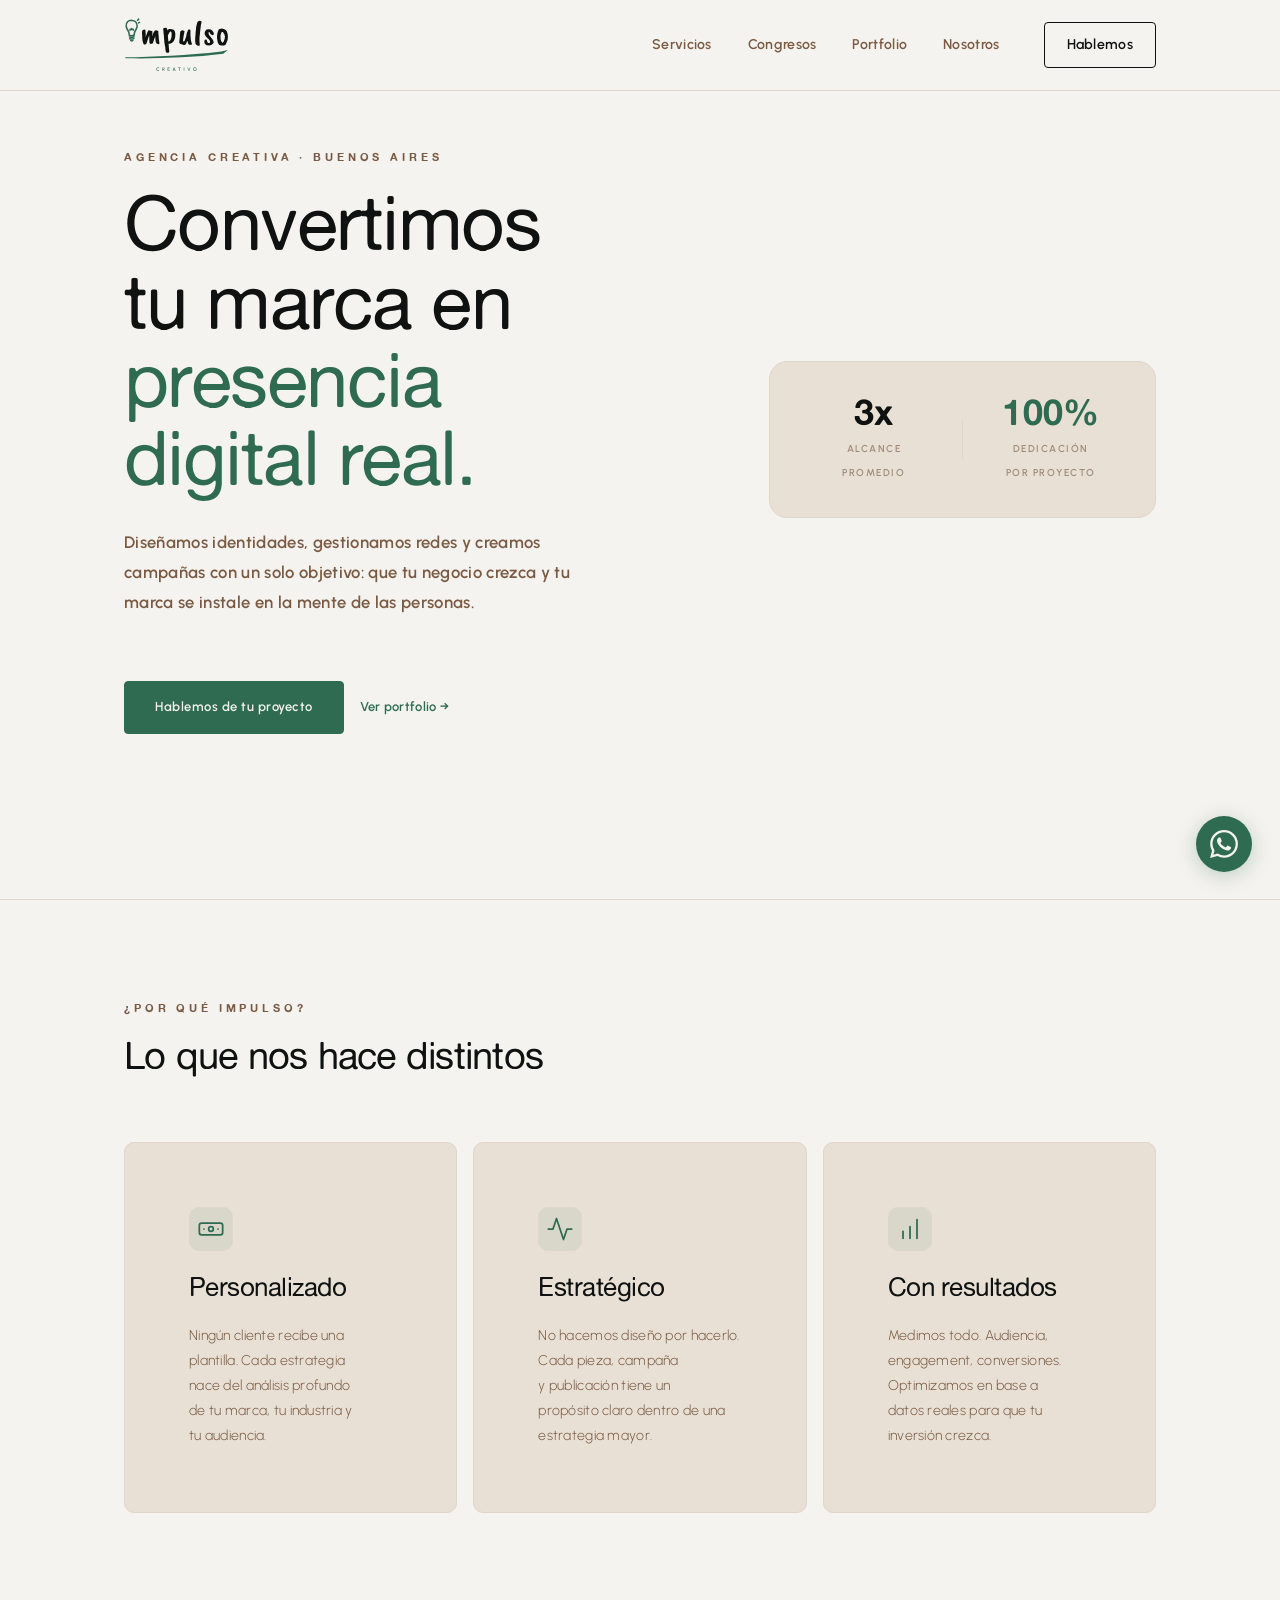
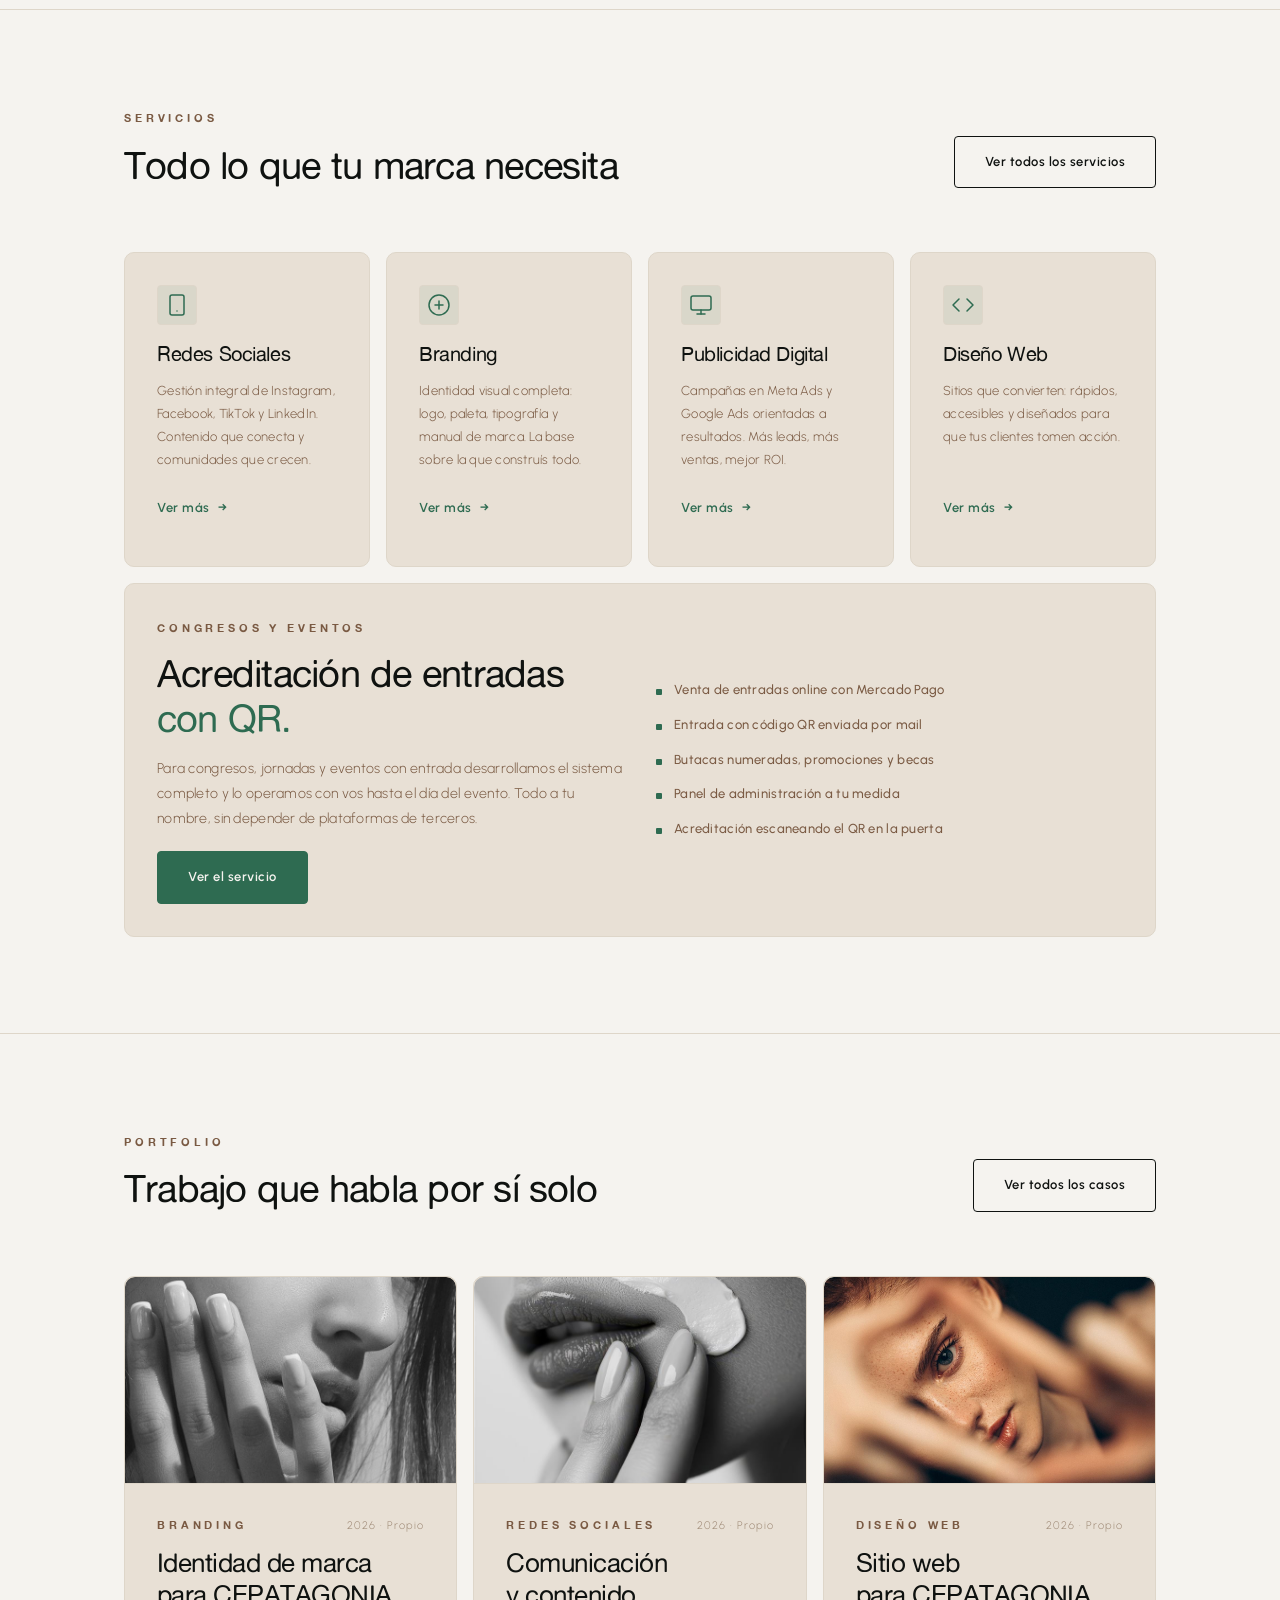
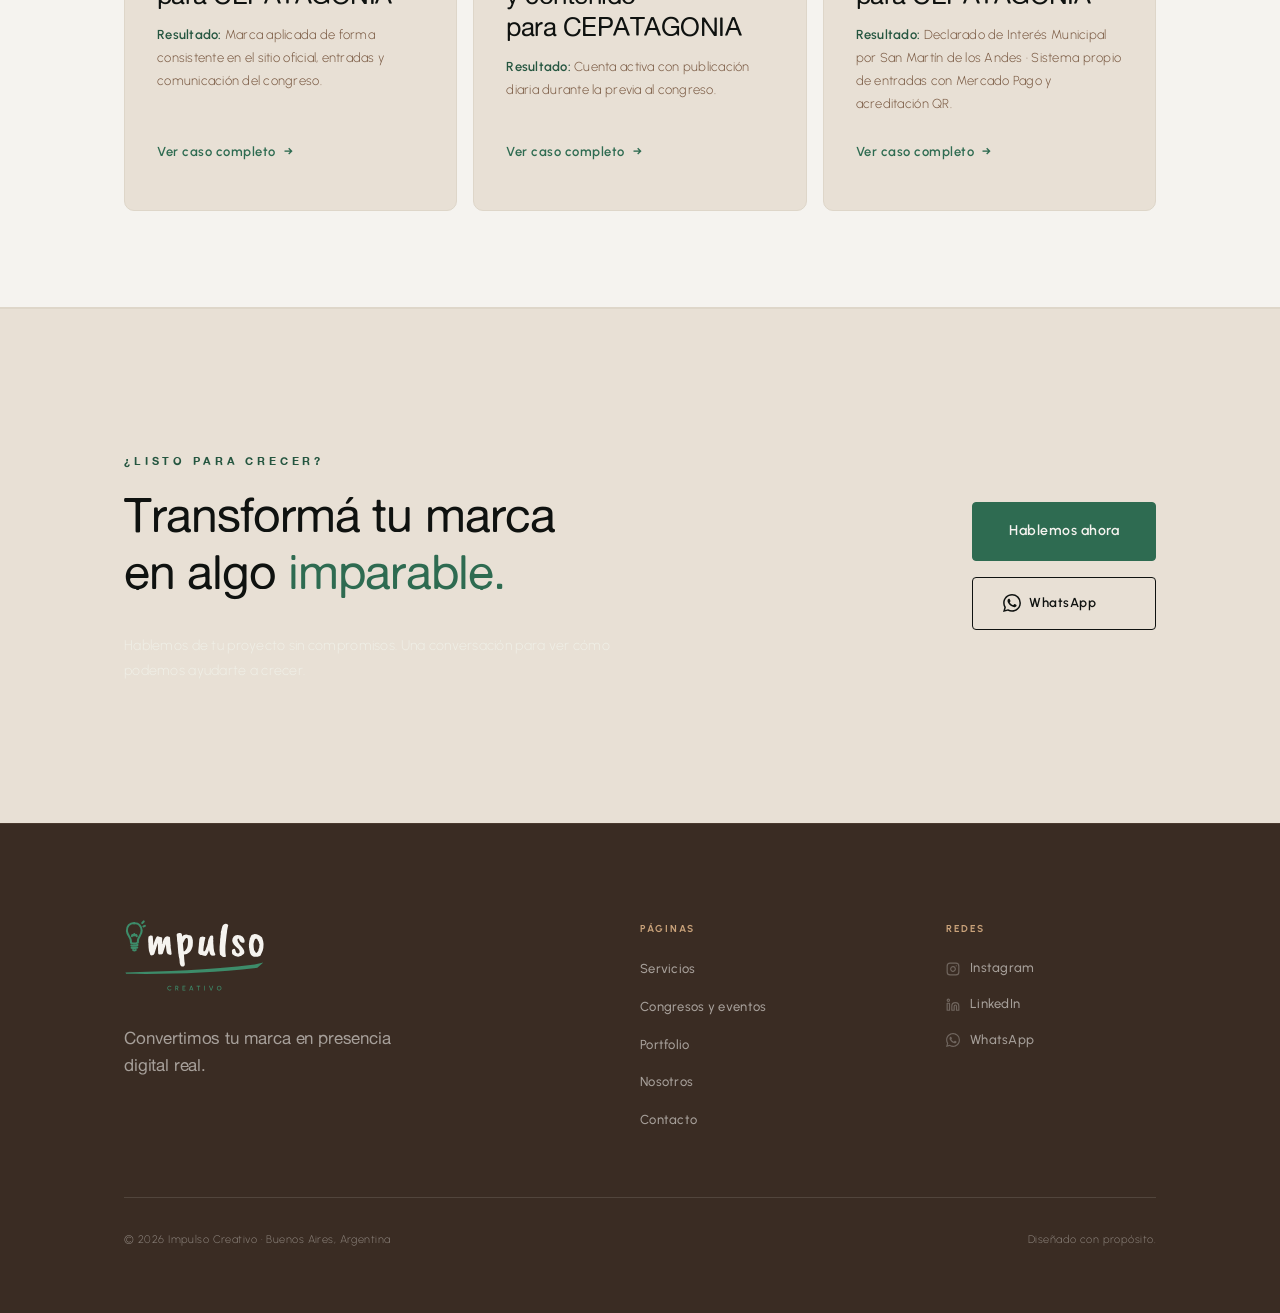
<file: index.html>
﻿<!DOCTYPE html>
<html lang="es-AR">
<head>
  <meta charset="UTF-8">
  <meta name="viewport" content="width=device-width, initial-scale=1.0">

  <!-- Google Tag Manager -->
  <script>(function(w,d,s,l,i){w[l]=w[l]||[];w[l].push({'gtm.start':
  new Date().getTime(),event:'gtm.js'});var f=d.getElementsByTagName(s)[0],
  j=d.createElement(s),dl=l!='dataLayer'?'&l='+l:'';j.async=true;j.src=
  'https://www.googletagmanager.com/gtm.js?id='+i+dl;f.parentNode.insertBefore(j,f);
  })(window,document,'script','dataLayer','GTM-TH7FBZMW');</script>
  <!-- End Google Tag Manager -->

  <!-- SEO primario -->
  <title>Impulso Creativo — Branding, Diseño Web y Acreditación para Congresos</title>
  <meta name="description" content="Agencia creativa: branding, redes sociales, publicidad digital, diseño web y sistemas de entradas con acreditación por QR para congresos y eventos. Buenos Aires.">
  <meta name="keywords" content="agencia creativa, branding, marketing digital, redes sociales, diseño web, publicidad digital, Buenos Aires">
  <meta name="robots" content="index, follow">
  <link rel="canonical" href="https://impulsocreativo.com.ar/">

  <!-- Open Graph -->
  <meta property="og:type" content="website">
  <meta property="og:url" content="https://impulsocreativo.com.ar/">
  <meta property="og:title" content="Impulso Creativo — Agencia de Branding y Marketing Digital">
  <meta property="og:description" content="Convertimos tu marca en presencia digital real. Branding, redes sociales, ads y diseño web en Buenos Aires.">
  <meta property="og:image" content="https://impulsocreativo.com.ar/assets/img/og-home.jpg">
  <meta property="og:locale" content="es_AR">
  <meta property="og:site_name" content="Impulso Creativo">

  <!-- Twitter Card -->
  <meta name="twitter:card" content="summary_large_image">
  <meta name="twitter:title" content="Impulso Creativo — Agencia de Branding y Marketing Digital">
  <meta name="twitter:description" content="Convertimos tu marca en presencia digital real.">
  <meta name="twitter:image" content="https://impulsocreativo.com.ar/assets/img/og-home.jpg">

  <!-- Schema.org -->
  <script type="application/ld+json">
  {
    "@context": "https://schema.org",
    "@type": "ProfessionalService",
    "name": "Impulso Creativo",
    "description": "Agencia creativa especializada en branding, marketing digital, redes sociales y diseño web.",
    "url": "https://impulsocreativo.com.ar/",
    "logo": "https://impulsocreativo.com.ar/assets/img/logo-negro.svg",
    "priceRange": "$$",
    "areaServed": { "@type": "Country", "name": "Argentina" },
    "address": { "@type": "PostalAddress", "addressLocality": "Buenos Aires", "addressCountry": "AR" },
    "sameAs": [
      "https://instagram.com/impulsocreativo.ba",
      "https://linkedin.com/company/impulsocreativo-ba"
    ]
  }
  </script>

  <!-- Fuentes -->
  <link rel="preconnect" href="https://fonts.googleapis.com">
  <link rel="preconnect" href="https://fonts.gstatic.com" crossorigin>
  <link href="https://fonts.googleapis.com/css2?family=Urbanist:wght@300;400;500;600;800&display=swap" rel="stylesheet">

  <!-- CSS -->
  <link rel="stylesheet" href="assets/css/tokens.css">
  <link rel="stylesheet" href="assets/css/base.css">
  <link rel="stylesheet" href="assets/css/home.css">

  <link rel="icon" href="favicon.ico">
  <link rel="apple-touch-icon" href="apple-touch-icon.png">
</head>
<body>
<!-- Google Tag Manager (noscript) -->
<noscript><iframe src="https://www.googletagmanager.com/ns.html?id=GTM-TH7FBZMW"
height="0" width="0" style="display:none;visibility:hidden"></iframe></noscript>
<!-- End Google Tag Manager (noscript) -->

<a class="skip-link" href="#main">Ir al contenido</a>

<!-- ══════════════════════════════════
     HEADER
══════════════════════════════════ -->
<header class="site-header" id="site-header">
  <div class="wrapper nav-inner">
    <a href="index.html" class="nav-logo" aria-label="Impulso Creativo — Inicio">
      <img src="assets/img/logo-negro.svg" alt="Impulso Creativo" class="nav-logo-img">
    </a>
    <nav aria-label="Navegación principal">
      <ul class="nav-links" id="nav-links" role="list">
        <li><a href="servicios.html">Servicios</a></li>
        <li><a href="congresos.html">Congresos</a></li>
        <li><a href="portfolio.html">Portfolio</a></li>
        <li><a href="nosotros.html">Nosotros</a></li>
        <li><a href="contacto.html" class="btn btn-primary nav-cta">Hablemos</a></li>
      </ul>
    </nav>
    <button class="nav-toggle" id="nav-toggle" aria-expanded="false" aria-controls="nav-links" aria-label="Abrir menú">
      <span></span><span></span><span></span>
    </button>
  </div>
</header>

<!-- ══════════════════════════════════
     MAIN
══════════════════════════════════ -->
<main id="main">

  <!-- ── HERO ── -->
  <section class="hero" aria-labelledby="hero-heading">
    <div class="wrapper hero-inner">
      <div class="hero-content">
        <p class="label hero-label reveal">Agencia Creativa · Buenos Aires</p>
        <h1 id="hero-heading" class="h-display hero-heading reveal" style="--delay:.1s">
          Convertimos<br>tu marca en<br><em>presencia<br>digital real.</em>
        </h1>
        <p class="body-text hero-desc reveal" style="--delay:.2s">
          Diseñamos identidades, gestionamos redes y creamos campañas con un solo objetivo: que tu negocio crezca y tu marca se instale en la mente de las personas.
        </p>
        <div class="hero-actions reveal" style="--delay:.3s">
          <a href="contacto.html" class="btn btn-primary">Hablemos de tu proyecto</a>
          <a href="portfolio.html" class="hero-link-secondary">Ver portfolio →</a>
        </div>
      </div>
      <div class="hero-visual reveal" style="--delay:.2s" aria-hidden="true">
        <div class="hero-stats">
          <div class="stat-item">
            <span class="stat-num">3x</span>
            <span class="stat-label">Alcance<br>promedio</span>
          </div>
          <div class="stat-divider"></div>
          <div class="stat-item">
            <span class="stat-num stat-num--accent">100%</span>
            <span class="stat-label">Dedicación<br>por proyecto</span>
          </div>
        </div>
      </div>
    </div>
    <div class="hero-scroll-hint reveal" aria-hidden="true" style="--delay:.5s">
      <span class="hero-scroll-line"></span>
      <span class="hero-scroll-text">Scroll</span>
    </div>
  </section>

  <!-- ── DIFERENCIALES ── -->
  <section class="section-pillars" aria-labelledby="pillars-heading">
    <div class="wrapper">
      <div class="pillars-header reveal">
        <p class="label">¿Por qué Impulso?</p>
        <h2 id="pillars-heading" class="h-section" style="margin-top:12px">Lo que nos hace distintos</h2>
      </div>
      <ul class="pillars-grid" role="list">
        <li class="pillar-card card reveal" style="--delay:.1s">
          <div class="pillar-icon" aria-hidden="true">
            <svg width="28" height="28" viewBox="0 0 24 24" fill="none" stroke="currentColor" stroke-width="1.5" stroke-linecap="round" stroke-linejoin="round">
              <path d="M20 7H4a2 2 0 0 0-2 2v6a2 2 0 0 0 2 2h16a2 2 0 0 0 2-2V9a2 2 0 0 0-2-2Z"/><circle cx="12" cy="12" r="2"/><path d="M6 12h.01M18 12h.01"/>
            </svg>
          </div>
          <h3 class="h-card pillar-title">Personalizado</h3>
          <p class="body-text">Ningún cliente recibe una plantilla. Cada estrategia nace del análisis profundo de tu marca, tu industria y tu audiencia.</p>
        </li>
        <li class="pillar-card card reveal" style="--delay:.2s">
          <div class="pillar-icon" aria-hidden="true">
            <svg width="28" height="28" viewBox="0 0 24 24" fill="none" stroke="currentColor" stroke-width="1.5" stroke-linecap="round" stroke-linejoin="round">
              <polyline points="22 12 18 12 15 21 9 3 6 12 2 12"/>
            </svg>
          </div>
          <h3 class="h-card pillar-title">Estratégico</h3>
          <p class="body-text">No hacemos diseño por hacerlo. Cada pieza, campaña y publicación tiene un propósito claro dentro de una estrategia mayor.</p>
        </li>
        <li class="pillar-card card reveal" style="--delay:.3s">
          <div class="pillar-icon" aria-hidden="true">
            <svg width="28" height="28" viewBox="0 0 24 24" fill="none" stroke="currentColor" stroke-width="1.5" stroke-linecap="round" stroke-linejoin="round">
              <path d="M12 20V10"/><path d="M18 20V4"/><path d="M6 20v-6"/>
            </svg>
          </div>
          <h3 class="h-card pillar-title">Con resultados</h3>
          <p class="body-text">Medimos todo. Audiencia, engagement, conversiones. Optimizamos en base a datos reales para que tu inversión crezca.</p>
        </li>
      </ul>
    </div>
  </section>

  <!-- ── SERVICIOS ── -->
  <section class="section-services" aria-labelledby="services-heading">
    <div class="wrapper">
      <div class="section-header reveal">
        <div>
          <p class="label">Servicios</p>
          <h2 id="services-heading" class="h-section" style="margin-top:12px">Todo lo que tu marca necesita</h2>
        </div>
        <a href="servicios.html" class="btn btn-outline">Ver todos los servicios</a>
      </div>

      <ul class="services-grid" role="list">
        <li class="service-card card reveal" style="--delay:.05s">
          <div class="service-icon" aria-hidden="true">
            <svg width="24" height="24" viewBox="0 0 24 24" fill="none" stroke="currentColor" stroke-width="1.5" stroke-linecap="round" stroke-linejoin="round">
              <rect x="5" y="2" width="14" height="20" rx="2"/><line x1="12" y1="18" x2="12.01" y2="18"/>
            </svg>
          </div>
          <h3 class="h-card service-title">Redes Sociales</h3>
          <p class="body-text">Gestión integral de Instagram, Facebook, TikTok y LinkedIn. Contenido que conecta y comunidades que crecen.</p>
          <a href="servicios.html#redes" class="btn btn-ghost">Ver más</a>
        </li>
        <li class="service-card card reveal" style="--delay:.1s">
          <div class="service-icon" aria-hidden="true">
            <svg width="24" height="24" viewBox="0 0 24 24" fill="none" stroke="currentColor" stroke-width="1.5" stroke-linecap="round" stroke-linejoin="round">
              <circle cx="12" cy="12" r="10"/><path d="M12 8v8"/><path d="M8 12h8"/>
            </svg>
          </div>
          <h3 class="h-card service-title">Branding</h3>
          <p class="body-text">Identidad visual completa: logo, paleta, tipografía y manual de marca. La base sobre la que construís todo.</p>
          <a href="servicios.html#branding" class="btn btn-ghost">Ver más</a>
        </li>
        <li class="service-card card reveal" style="--delay:.15s">
          <div class="service-icon" aria-hidden="true">
            <svg width="24" height="24" viewBox="0 0 24 24" fill="none" stroke="currentColor" stroke-width="1.5" stroke-linecap="round" stroke-linejoin="round">
              <rect x="2" y="3" width="20" height="14" rx="2"/><path d="M8 21h8"/><path d="M12 17v4"/>
            </svg>
          </div>
          <h3 class="h-card service-title">Publicidad Digital</h3>
          <p class="body-text">Campañas en Meta Ads y Google Ads orientadas a resultados. Más leads, más ventas, mejor ROI.</p>
          <a href="servicios.html#ads" class="btn btn-ghost">Ver más</a>
        </li>
        <li class="service-card card reveal" style="--delay:.2s">
          <div class="service-icon" aria-hidden="true">
            <svg width="24" height="24" viewBox="0 0 24 24" fill="none" stroke="currentColor" stroke-width="1.5" stroke-linecap="round" stroke-linejoin="round">
              <polyline points="16 18 22 12 16 6"/><polyline points="8 6 2 12 8 18"/>
            </svg>
          </div>
          <h3 class="h-card service-title">Diseño Web</h3>
          <p class="body-text">Sitios que convierten: rápidos, accesibles y diseñados para que tus clientes tomen acción.</p>
          <a href="servicios.html#web" class="btn btn-ghost">Ver más</a>
        </li>
      </ul>

      <!-- ── DESTACADO: ACREDITACIÓN ── -->
      <div class="card reveal" style="margin-top:var(--space-sm); padding:var(--space-md); display:grid; grid-template-columns:repeat(auto-fit, minmax(280px, 1fr)); gap:var(--space-md); align-items:center">
        <div>
          <p class="label">Congresos y eventos</p>
          <h3 class="h-section" style="margin-top:10px">Acreditación de entradas<br><em>con QR.</em></h3>
          <p class="body-text" style="margin-top:14px">
            Para congresos, jornadas y eventos con entrada desarrollamos el sistema completo y lo operamos con vos hasta el día del evento. Todo a tu nombre, sin depender de plataformas de terceros.
          </p>
          <a href="congresos.html" class="btn btn-primary" style="margin-top:20px">Ver el servicio</a>
        </div>
        <ul role="list" style="display:flex; flex-direction:column; gap:14px">
          <li style="display:flex; gap:12px; align-items:flex-start; font-size:var(--text-sm); font-weight:500; color:var(--tierra); line-height:1.6"><span style="width:6px; height:6px; background:var(--verde); border-radius:1px; flex-shrink:0; margin-top:9px"></span>Venta de entradas online con Mercado Pago</li>
          <li style="display:flex; gap:12px; align-items:flex-start; font-size:var(--text-sm); font-weight:500; color:var(--tierra); line-height:1.6"><span style="width:6px; height:6px; background:var(--verde); border-radius:1px; flex-shrink:0; margin-top:9px"></span>Entrada con código QR enviada por mail</li>
          <li style="display:flex; gap:12px; align-items:flex-start; font-size:var(--text-sm); font-weight:500; color:var(--tierra); line-height:1.6"><span style="width:6px; height:6px; background:var(--verde); border-radius:1px; flex-shrink:0; margin-top:9px"></span>Butacas numeradas, promociones y becas</li>
          <li style="display:flex; gap:12px; align-items:flex-start; font-size:var(--text-sm); font-weight:500; color:var(--tierra); line-height:1.6"><span style="width:6px; height:6px; background:var(--verde); border-radius:1px; flex-shrink:0; margin-top:9px"></span>Panel de administración a tu medida</li>
          <li style="display:flex; gap:12px; align-items:flex-start; font-size:var(--text-sm); font-weight:500; color:var(--tierra); line-height:1.6"><span style="width:6px; height:6px; background:var(--verde); border-radius:1px; flex-shrink:0; margin-top:9px"></span>Acreditación escaneando el QR en la puerta</li>
        </ul>
      </div>
    </div>
  </section>

  <!-- ── CASOS ── -->
  <section class="section-cases" aria-labelledby="cases-heading">
    <div class="wrapper">
      <div class="section-header reveal">
        <div>
          <p class="label">Portfolio</p>
          <h2 id="cases-heading" class="h-section" style="margin-top:12px">Trabajo que habla por sí solo</h2>
        </div>
        <a href="portfolio.html" class="btn btn-outline">Ver todos los casos</a>
      </div>

      <div class="cases-grid">
        <article class="case-card card reveal" style="--delay:.1s">
          <div class="case-img">
            <img src="assets/img/portfolio/cepatagonia-content-2.jpg" alt="Identidad visual aplicada en contenido de CEPATAGONIA">
          </div>
          <div class="case-info">
            <div class="case-meta">
              <span class="label">Branding</span>
              <span class="case-year">2026 · Propio</span>
            </div>
            <h3 class="h-card case-title">Identidad de marca para CEPATAGONIA</h3>
            <p class="body-text case-result">
              <strong style="color: var(--verde-hover)">Resultado:</strong> Marca aplicada de forma consistente en el sitio oficial, entradas y comunicación del congreso.
            </p>
            <a href="cepatagonia.html" class="btn btn-ghost" aria-label="Ver el caso completo de CEPATAGONIA">Ver caso completo</a>
          </div>
        </article>

        <article class="case-card card reveal" style="--delay:.2s">
          <div class="case-img">
            <img src="assets/img/portfolio/cepatagonia-content-1.jpg" alt="Contenido de skincare para redes de CEPATAGONIA">
          </div>
          <div class="case-info">
            <div class="case-meta">
              <span class="label">Redes Sociales</span>
              <span class="case-year">2026 · Propio</span>
            </div>
            <h3 class="h-card case-title">Comunicación y contenido para CEPATAGONIA</h3>
            <p class="body-text case-result">
              <strong style="color: var(--verde-hover)">Resultado:</strong> Cuenta activa con publicación diaria durante la previa al congreso.
            </p>
            <a href="cepatagonia.html" class="btn btn-ghost" aria-label="Ver el caso completo de CEPATAGONIA">Ver caso completo</a>
          </div>
        </article>

        <article class="case-card card reveal" style="--delay:.3s">
          <div class="case-img">
            <img src="assets/img/portfolio/cepatagonia-hero.jpg" alt="Sitio web de CEPATAGONIA">
          </div>
          <div class="case-info">
            <div class="case-meta">
              <span class="label">Diseño Web</span>
              <span class="case-year">2026 · Propio</span>
            </div>
            <h3 class="h-card case-title">Sitio web para CEPATAGONIA</h3>
            <p class="body-text case-result">
              <strong style="color: var(--verde-hover)">Resultado:</strong> Declarado de Interés Municipal por San Martín de los Andes · Sistema propio de entradas con Mercado Pago y acreditación QR.
            </p>
            <a href="cepatagonia.html" class="btn btn-ghost" aria-label="Ver el caso completo de CEPATAGONIA">Ver caso completo</a>
          </div>
        </article>
      </div>
    </div>
  </section>

  <!-- ── CTA ESMERALDA ── -->
  <section class="section-cta-green" aria-labelledby="cta-heading">
    <div class="wrapper cta-green-inner reveal">
      <div class="cta-green-text">
        <p class="label" style="color: var(--verde-hover)">¿Listo para crecer?</p>
        <h2 id="cta-heading" class="h-section cta-green-heading">
          Transformá tu marca<br>en algo <em>imparable.</em>
        </h2>
        <p class="body-text cta-green-desc" style="color: rgba(242,245,238,0.7)">
          Hablemos de tu proyecto sin compromisos. Una conversación para ver cómo podemos ayudarte a crecer.
        </p>
      </div>
      <div class="cta-green-actions">
        <a href="contacto.html" class="btn btn-primary btn-lg">Hablemos ahora</a>
        <a
          href="https://wa.me/5491130450713?text=%C2%A1Hola!%20Vi%20el%20sitio%20de%20Impulso%20Creativo%20y%20me%20gustar%C3%ADa%20saber%20m%C3%A1s%20sobre%20sus%20servicios."
          class="btn btn-outline cta-wa"
          target="_blank"
          rel="noopener noreferrer"
          aria-label="Contactar por WhatsApp"
        >
          <svg width="18" height="18" viewBox="0 0 24 24" fill="currentColor" aria-hidden="true"><path d="M17.472 14.382c-.297-.149-1.758-.867-2.03-.967-.273-.099-.471-.148-.67.15-.197.297-.767.966-.94 1.164-.173.199-.347.223-.644.075-.297-.15-1.255-.463-2.39-1.475-.883-.788-1.48-1.761-1.653-2.059-.173-.297-.018-.458.13-.606.134-.133.298-.347.446-.52.149-.174.198-.298.298-.497.099-.198.05-.371-.025-.52-.075-.149-.669-1.612-.916-2.207-.242-.579-.487-.5-.669-.51-.173-.008-.371-.01-.57-.01-.198 0-.52.074-.792.372-.272.297-1.04 1.016-1.04 2.479 0 1.462 1.065 2.875 1.213 3.074.149.198 2.096 3.2 5.077 4.487.709.306 1.262.489 1.694.625.712.227 1.36.195 1.871.118.571-.085 1.758-.719 2.006-1.413.248-.694.248-1.289.173-1.413-.074-.124-.272-.198-.57-.347m-5.421 7.403h-.004a9.87 9.87 0 0 1-5.031-1.378l-.361-.214-3.741.982.998-3.648-.235-.374a9.86 9.86 0 0 1-1.51-5.26c.001-5.45 4.436-9.884 9.888-9.884 2.64 0 5.122 1.03 6.988 2.898a9.825 9.825 0 0 1 2.893 6.994c-.003 5.45-4.437 9.884-9.885 9.884m8.413-18.297A11.815 11.815 0 0 0 12.05 0C5.495 0 .16 5.335.157 11.892c0 2.096.547 4.142 1.588 5.945L.057 24l6.305-1.654a11.882 11.882 0 0 0 5.683 1.448h.005c6.554 0 11.89-5.335 11.893-11.893a11.821 11.821 0 0 0-3.48-8.413Z"/></svg>
          WhatsApp
        </a>
      </div>
    </div>
  </section>

</main>

<!-- ══════════════════════════════════
     FOOTER
══════════════════════════════════ -->
<footer class="site-footer">
  <div class="wrapper">
    <div class="footer-top">
      <div class="footer-brand">
        <a href="index.html" aria-label="Impulso Creativo">
          <img src="assets/img/logo-marfil.svg" alt="Impulso Creativo" class="nav-logo-img">
        </a>
        <p class="footer-tagline">Convertimos tu marca en presencia digital real.</p>
      </div>
      <div>
        <p class="footer-col-title">Páginas</p>
        <ul class="footer-links-list" role="list">
          <li><a href="servicios.html">Servicios</a></li>
          <li><a href="congresos.html">Congresos y eventos</a></li>
          <li><a href="portfolio.html">Portfolio</a></li>
          <li><a href="nosotros.html">Nosotros</a></li>
          <li><a href="contacto.html">Contacto</a></li>
        </ul>
      </div>
      <div>
        <p class="footer-col-title">Redes</p>
        <div class="footer-social" role="list">
          <a href="https://instagram.com/impulsocreativo.ba" target="_blank" rel="noopener noreferrer" aria-label="Instagram">
            <svg width="16" height="16" viewBox="0 0 24 24" fill="none" stroke="currentColor" stroke-width="2" stroke-linecap="round" stroke-linejoin="round" aria-hidden="true"><rect x="2" y="2" width="20" height="20" rx="5"/><path d="M16 11.37A4 4 0 1 1 12.63 8 4 4 0 0 1 16 11.37z"/><line x1="17.5" y1="6.5" x2="17.51" y2="6.5"/></svg>
            Instagram
          </a>
          <a href="https://linkedin.com/company/impulsocreativo-ba" target="_blank" rel="noopener noreferrer" aria-label="LinkedIn">
            <svg width="16" height="16" viewBox="0 0 24 24" fill="none" stroke="currentColor" stroke-width="2" stroke-linecap="round" stroke-linejoin="round" aria-hidden="true"><path d="M16 8a6 6 0 0 1 6 6v7h-4v-7a2 2 0 0 0-2-2 2 2 0 0 0-2 2v7h-4v-7a6 6 0 0 1 6-6z"/><rect x="2" y="9" width="4" height="12"/><circle cx="4" cy="4" r="2"/></svg>
            LinkedIn
          </a>
          <a href="https://wa.me/5491130450713?text=%C2%A1Hola!%20Vi%20el%20sitio%20de%20Impulso%20Creativo%20y%20me%20gustar%C3%ADa%20saber%20m%C3%A1s%20sobre%20sus%20servicios." target="_blank" rel="noopener noreferrer" aria-label="WhatsApp">
            <svg width="16" height="16" viewBox="0 0 24 24" fill="currentColor" aria-hidden="true"><path d="M17.472 14.382c-.297-.149-1.758-.867-2.03-.967-.273-.099-.471-.148-.67.15-.197.297-.767.966-.94 1.164-.173.199-.347.223-.644.075-.297-.15-1.255-.463-2.39-1.475-.883-.788-1.48-1.761-1.653-2.059-.173-.297-.018-.458.13-.606.134-.133.298-.347.446-.52.149-.174.198-.298.298-.497.099-.198.05-.371-.025-.52-.075-.149-.669-1.612-.916-2.207-.242-.579-.487-.5-.669-.51-.173-.008-.371-.01-.57-.01-.198 0-.52.074-.792.372-.272.297-1.04 1.016-1.04 2.479 0 1.462 1.065 2.875 1.213 3.074.149.198 2.096 3.2 5.077 4.487.709.306 1.262.489 1.694.625.712.227 1.36.195 1.871.118.571-.085 1.758-.719 2.006-1.413.248-.694.248-1.289.173-1.413-.074-.124-.272-.198-.57-.347m-5.421 7.403h-.004a9.87 9.87 0 0 1-5.031-1.378l-.361-.214-3.741.982.998-3.648-.235-.374a9.86 9.86 0 0 1-1.51-5.26c.001-5.45 4.436-9.884 9.888-9.884 2.64 0 5.122 1.03 6.988 2.898a9.825 9.825 0 0 1 2.893 6.994c-.003 5.45-4.437 9.884-9.885 9.884m8.413-18.297A11.815 11.815 0 0 0 12.05 0C5.495 0 .16 5.335.157 11.892c0 2.096.547 4.142 1.588 5.945L.057 24l6.305-1.654a11.882 11.882 0 0 0 5.683 1.448h.005c6.554 0 11.89-5.335 11.893-11.893a11.821 11.821 0 0 0-3.48-8.413Z"/></svg>
            WhatsApp
          </a>
        </div>
      </div>
    </div>
    <div class="footer-bottom">
      <p class="footer-copy">© 2026 Impulso Creativo · Buenos Aires, Argentina</p>
      <p class="footer-copy">Diseñado con propósito.</p>
    </div>
  </div>
</footer>

<!-- WhatsApp flotante -->
<a
  href="https://wa.me/5491130450713?text=%C2%A1Hola!%20Vi%20el%20sitio%20de%20Impulso%20Creativo%20y%20me%20gustar%C3%ADa%20saber%20m%C3%A1s%20sobre%20sus%20servicios."
  class="whatsapp-float"
  target="_blank"
  rel="noopener noreferrer"
  aria-label="Contactar por WhatsApp"
>
  <svg viewBox="0 0 24 24" fill="#F5F3EF" aria-hidden="true"><path d="M17.472 14.382c-.297-.149-1.758-.867-2.03-.967-.273-.099-.471-.148-.67.15-.197.297-.767.966-.94 1.164-.173.199-.347.223-.644.075-.297-.15-1.255-.463-2.39-1.475-.883-.788-1.48-1.761-1.653-2.059-.173-.297-.018-.458.13-.606.134-.133.298-.347.446-.52.149-.174.198-.298.298-.497.099-.198.05-.371-.025-.52-.075-.149-.669-1.612-.916-2.207-.242-.579-.487-.5-.669-.51-.173-.008-.371-.01-.57-.01-.198 0-.52.074-.792.372-.272.297-1.04 1.016-1.04 2.479 0 1.462 1.065 2.875 1.213 3.074.149.198 2.096 3.2 5.077 4.487.709.306 1.262.489 1.694.625.712.227 1.36.195 1.871.118.571-.085 1.758-.719 2.006-1.413.248-.694.248-1.289.173-1.413-.074-.124-.272-.198-.57-.347m-5.421 7.403h-.004a9.87 9.87 0 0 1-5.031-1.378l-.361-.214-3.741.982.998-3.648-.235-.374a9.86 9.86 0 0 1-1.51-5.26c.001-5.45 4.436-9.884 9.888-9.884 2.64 0 5.122 1.03 6.988 2.898a9.825 9.825 0 0 1 2.893 6.994c-.003 5.45-4.437 9.884-9.885 9.884m8.413-18.297A11.815 11.815 0 0 0 12.05 0C5.495 0 .16 5.335.157 11.892c0 2.096.547 4.142 1.588 5.945L.057 24l6.305-1.654a11.882 11.882 0 0 0 5.683 1.448h.005c6.554 0 11.89-5.335 11.893-11.893a11.821 11.821 0 0 0-3.48-8.413Z"/></svg>
</a>

<script src="assets/js/main.js"></script>
</body>
</html>
</file>
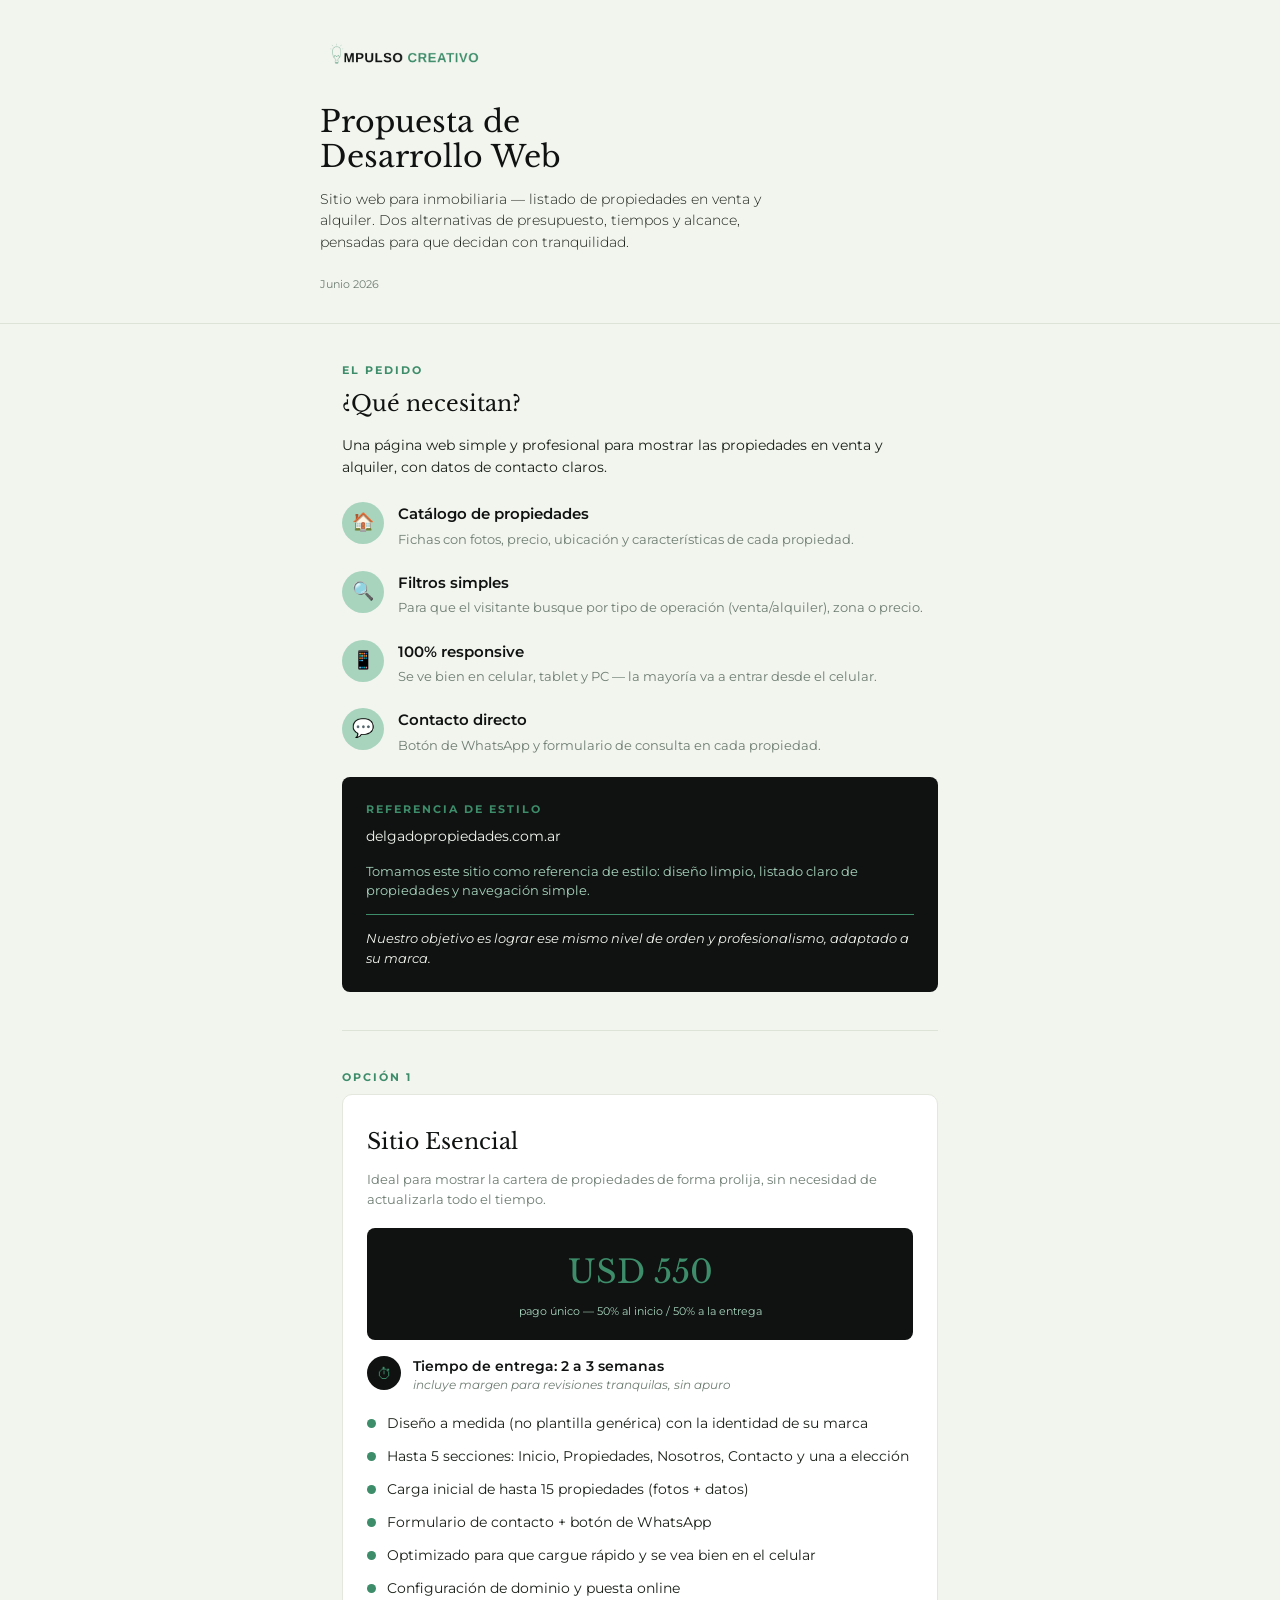
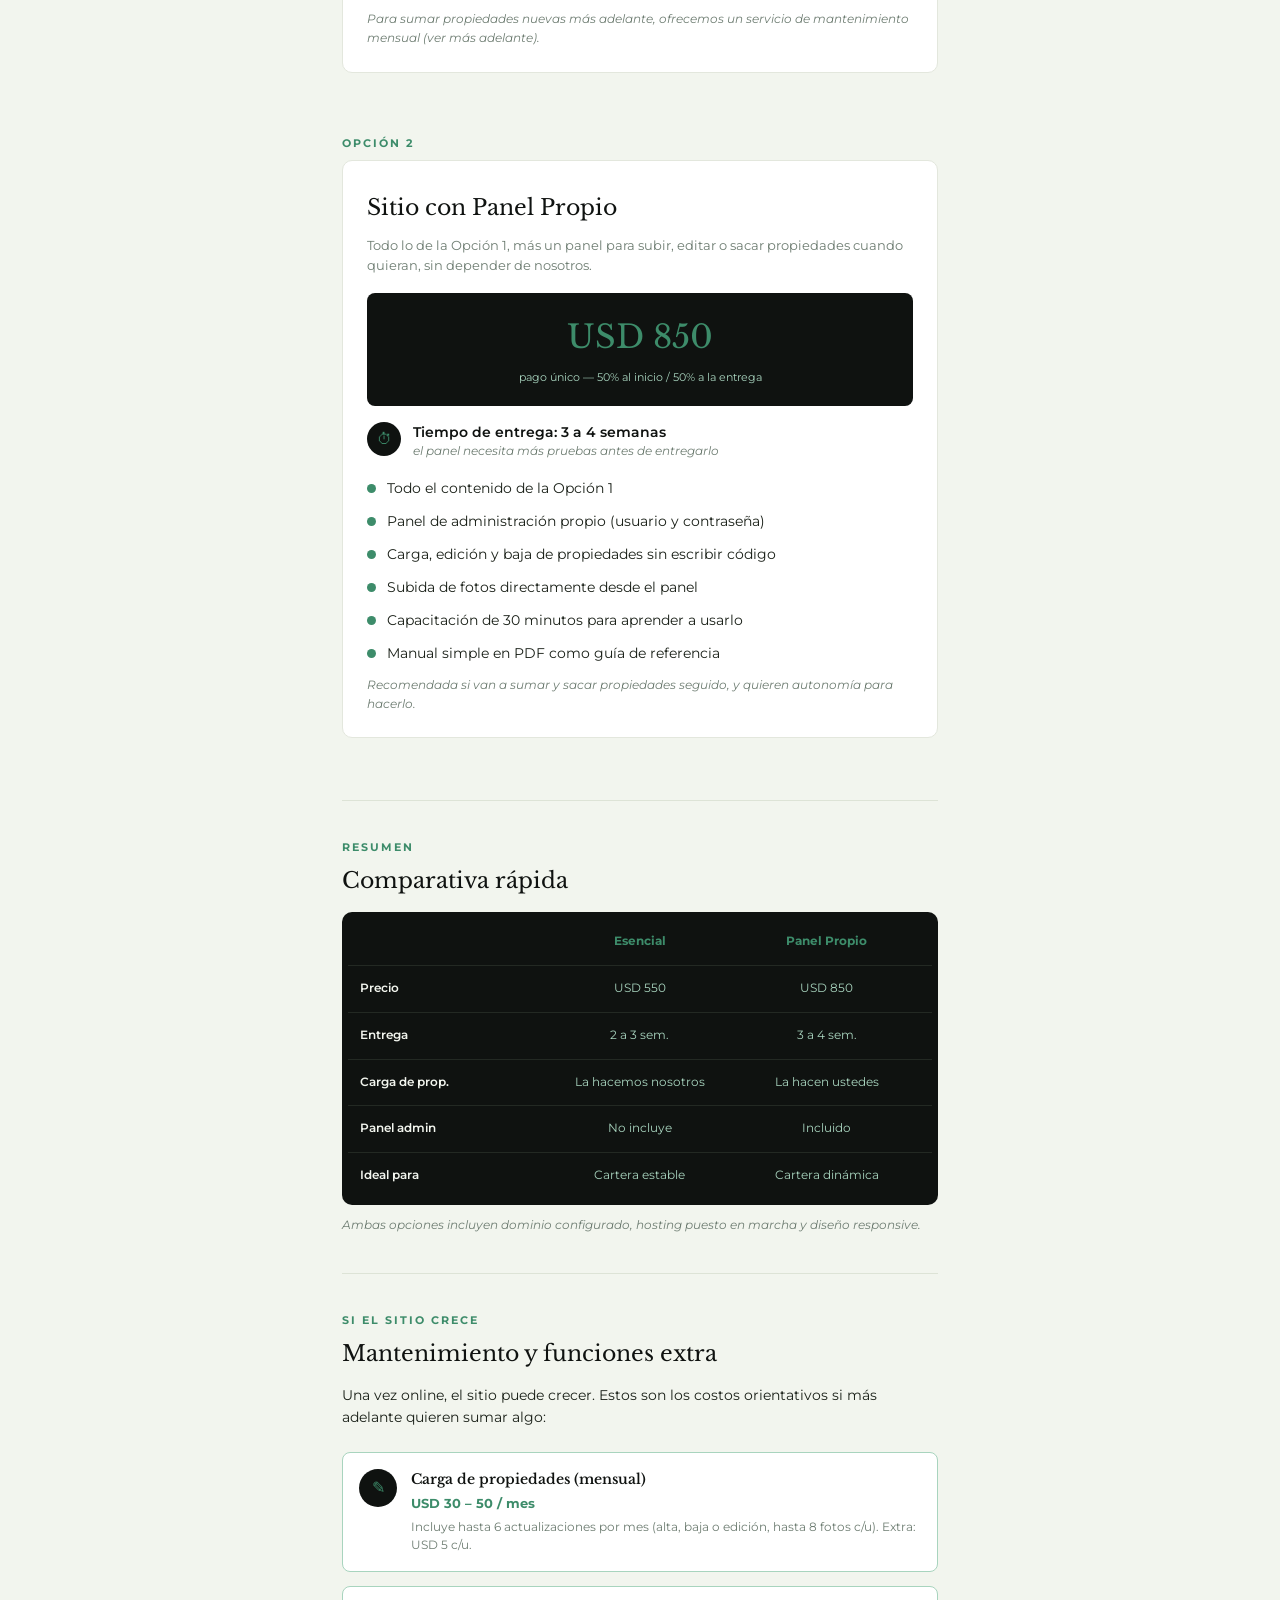
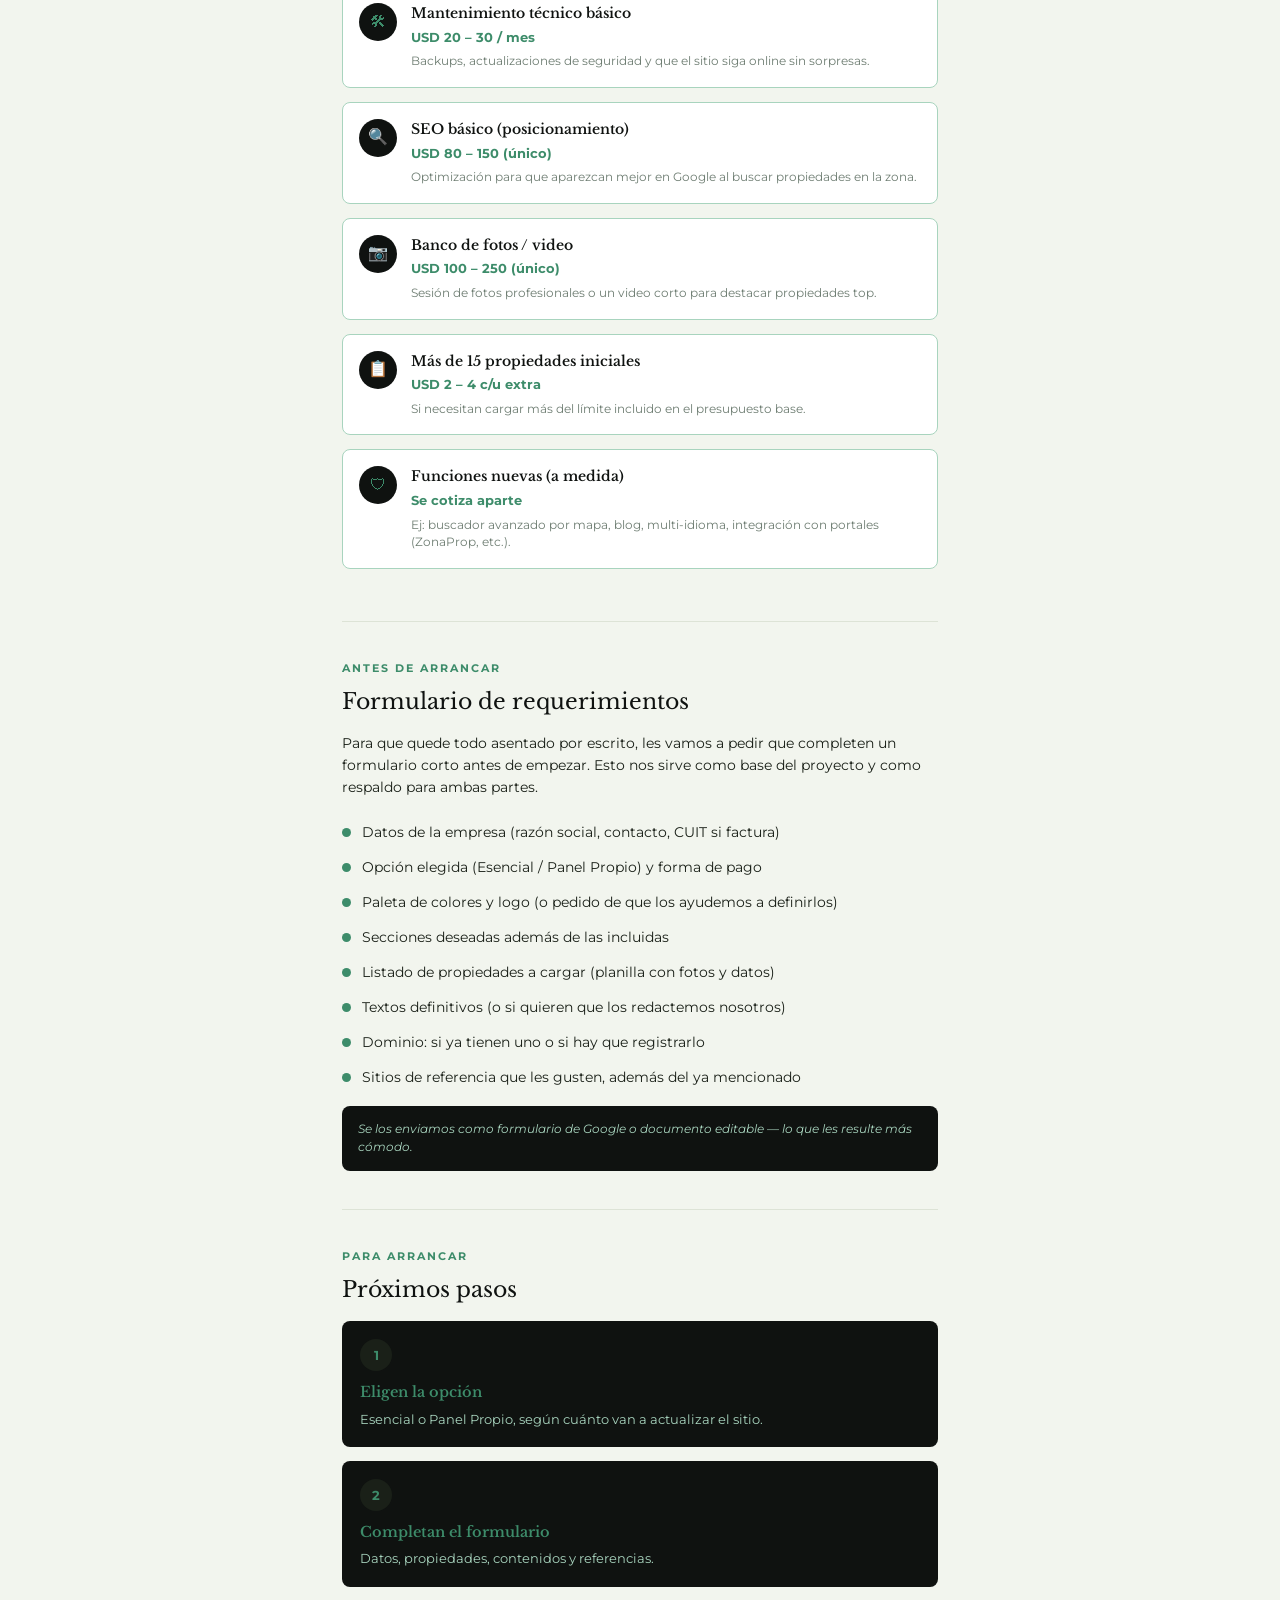
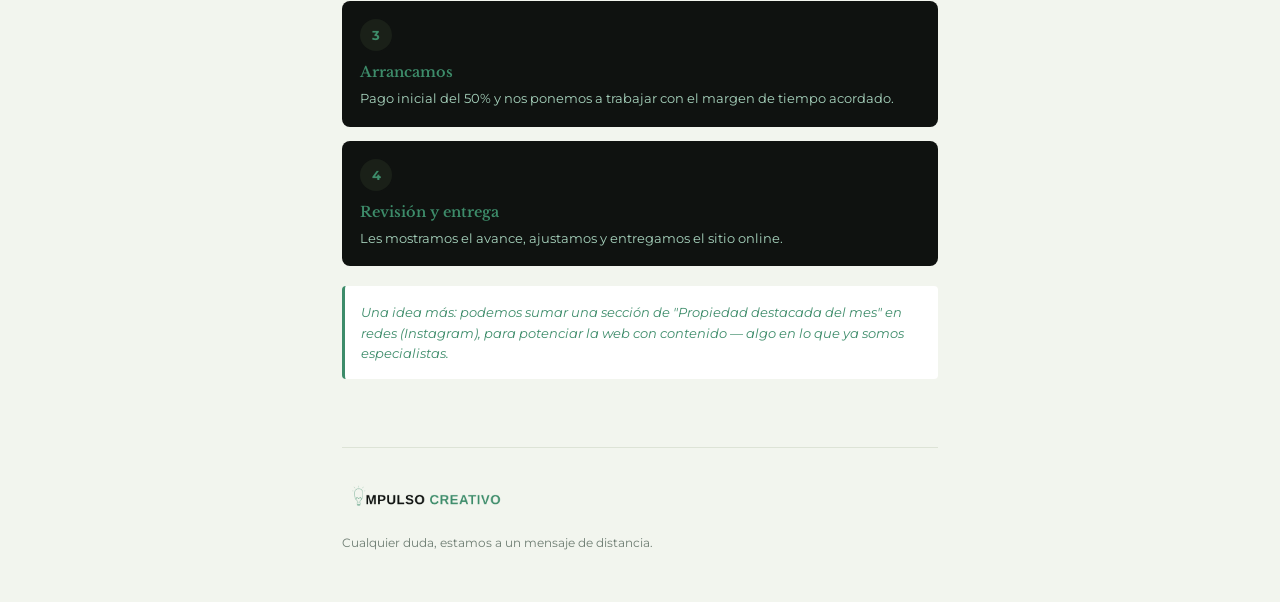
<file: propuesta-inmobiliaria/index.html>
<!DOCTYPE html>
<html lang="es">
<head>
<meta charset="UTF-8">
<meta name="viewport" content="width=device-width, initial-scale=1.0">
<title>Propuesta — Sitio Web Inmobiliaria | Impulso Creativo</title>
<link rel="preconnect" href="https://fonts.googleapis.com">
<link href="https://fonts.googleapis.com/css2?family=Libre+Baskerville:ital,wght@0,400;0,700;1,400&family=Montserrat:wght@300;400;500;600;700&display=swap" rel="stylesheet">
<style>
  :root{
    --musgo:#0F1210;
    --selva:#1A2018;
    --esmeralda:#3D8C6A;
    --esmeralda-d:#2C6B50;
    --menta:#A8D4BE;
    --rocio:#F2F5EE;
    --salvia:#6E7D72;
  }
  *{margin:0;padding:0;box-sizing:border-box;}
  body{
    font-family:'Montserrat',sans-serif;
    background:var(--rocio);
    color:var(--musgo);
    line-height:1.55;
    -webkit-font-smoothing:antialiased;
    padding-bottom:40px;
  }
  h1,h2,h3,.serif{font-family:'Libre Baskerville',serif; font-weight:400;}
  .wrap{max-width:640px; margin:0 auto; padding:0 22px;}

  /* ---------- HERO ---------- */
  .hero{background:var(--rocio); color:var(--musgo); padding:36px 22px 30px; border-bottom:1px solid #DDE3D6;}
  .logo-img{display:block; max-height:42px; width:auto; max-width:200px; object-fit:contain; margin-bottom:26px;}
  .logo-slot{
    display:inline-block; border:1px dashed var(--esmeralda); color:var(--esmeralda);
    font-size:10px; letter-spacing:1px; text-transform:uppercase; font-weight:600;
    padding:9px 14px; border-radius:4px; margin-bottom:26px;
  }
  .eyebrow{color:var(--esmeralda); font-size:12px; letter-spacing:2px; text-transform:uppercase; font-weight:700; margin-bottom:10px;}
  .hero h1{font-size:30px; line-height:1.18; margin-bottom:14px; color:var(--musgo);}
  .hero p{font-size:14px; color:var(--selva); font-weight:300; max-width:480px;}
  .hero .date{font-size:11px; color:var(--salvia); margin-top:22px;}

  /* ---------- SECTION ---------- */
  section{padding:38px 0;}
  .label{color:var(--esmeralda); font-size:11px; letter-spacing:2px; text-transform:uppercase; font-weight:700; margin-bottom:8px; display:block;}
  h2{font-size:22px; margin-bottom:14px;}
  .lead{font-size:14px; color:var(--selva); margin-bottom:24px;}

  /* feature rows */
  .feat{display:flex; gap:14px; margin-bottom:22px;}
  .feat .ic{
    width:42px; height:42px; min-width:42px; border-radius:50%;
    background:var(--menta); display:flex; align-items:center; justify-content:center;
    font-size:18px;
  }
  .feat h3{font-family:'Montserrat',sans-serif; font-weight:600; font-size:15px; margin-bottom:4px;}
  .feat p{font-size:12.5px; color:var(--salvia);}

  /* reference card */
  .ref-card{background:var(--musgo); color:var(--rocio); border-radius:8px; padding:24px; margin-top:8px;}
  .ref-card .label{color:var(--esmeralda);}
  .ref-card .site{font-size:14px; margin-bottom:14px;}
  .ref-card p{font-size:12.5px; color:var(--menta); margin-bottom:14px;}
  .ref-card hr{border:none; border-top:1px solid var(--esmeralda); margin:14px 0;}
  .ref-card .goal{font-size:12.5px; font-style:italic; color:var(--rocio);}

  /* ---------- PRICING CARDS ---------- */
  .plan{
    background:#fff; border:1px solid #E3E7DD; border-radius:10px;
    padding:24px; margin-bottom:24px;
  }
  .plan .tag{color:var(--esmeralda); font-size:11px; letter-spacing:2px; text-transform:uppercase; font-weight:700;}
  .plan h2{margin:6px 0 10px;}
  .plan .desc{font-size:13px; color:var(--salvia); margin-bottom:18px;}
  .price-box{background:var(--musgo); border-radius:8px; padding:20px; text-align:center; margin-bottom:16px;}
  .price-box .amt{font-family:'Libre Baskerville',serif; font-size:32px; color:var(--esmeralda);}
  .price-box .terms{font-size:11px; color:var(--menta); margin-top:6px;}
  .time-row{display:flex; gap:12px; align-items:flex-start; margin-bottom:18px;}
  .time-row .ic{
    width:34px; height:34px; min-width:34px; border-radius:50%; background:var(--musgo);
    color:var(--esmeralda); display:flex; align-items:center; justify-content:center; font-size:15px;
  }
  .time-row .t1{font-weight:600; font-size:13.5px;}
  .time-row .t2{font-size:11.5px; color:var(--salvia); font-style:italic;}
  .plan ul{list-style:none;}
  .plan ul li{
    position:relative; padding-left:20px; margin-bottom:12px; font-size:13.5px; color:var(--selva);
  }
  .plan ul li::before{
    content:""; position:absolute; left:0; top:6px; width:9px; height:9px; border-radius:50%; background:var(--esmeralda);
  }
  .plan .note{font-size:12px; font-style:italic; color:var(--salvia); margin-top:10px;}

  /* ---------- COMPARATIVA (stacked on mobile) ---------- */
  .compare{background:var(--musgo); border-radius:10px; padding:6px; margin-bottom:8px;}
  .compare-row{display:grid; grid-template-columns:1fr 1fr 1fr; padding:14px 12px; border-bottom:1px solid #232923; align-items:center;}
  .compare-row:last-child{border-bottom:none;}
  .compare-row .k{font-size:11.5px; font-weight:600; color:var(--rocio);}
  .compare-row .v{font-size:11.5px; color:var(--menta); text-align:center;}
  .compare-row.headrow .v{font-weight:700; color:var(--esmeralda); font-size:12px;}
  .compare-note{font-size:11.5px; color:var(--salvia); font-style:italic; margin-top:12px;}

  /* ---------- MAINTENANCE CARDS ---------- */
  .mcard{
    background:#fff; border:1px solid var(--menta); border-radius:8px; padding:16px; margin-bottom:14px;
    display:flex; gap:14px;
  }
  .mcard .ic{
    width:38px; height:38px; min-width:38px; border-radius:50%; background:var(--musgo);
    color:var(--esmeralda); display:flex; align-items:center; justify-content:center; font-size:16px;
  }
  .mcard h3{font-size:14px; font-weight:600; margin-bottom:3px;}
  .mcard .pr{color:var(--esmeralda); font-size:12.5px; font-weight:700; margin-bottom:6px;}
  .mcard p{font-size:11.5px; color:var(--salvia);}

  /* ---------- FORM FIELDS LIST ---------- */
  .field-list li{
    position:relative; padding-left:20px; margin-bottom:14px; font-size:13.5px; color:var(--selva);
  }
  .field-list li::before{
    content:""; position:absolute; left:0; top:6px; width:9px; height:9px; border-radius:50%; background:var(--esmeralda);
  }
  .field-list{list-style:none; margin-bottom:18px;}
  .note-box{background:var(--musgo); color:var(--menta); border-radius:8px; padding:14px 16px; font-size:12px; font-style:italic;}

  /* ---------- STEPS ---------- */
  .step{background:var(--musgo); color:var(--rocio); border-radius:8px; padding:18px; margin-bottom:14px;}
  .step .n{
    width:32px; height:32px; border-radius:50%; background:var(--selva); color:var(--esmeralda);
    display:flex; align-items:center; justify-content:center; font-weight:700; font-size:13px; margin-bottom:10px;
  }
  .step h3{font-size:14.5px; color:var(--esmeralda); margin-bottom:6px; font-weight:600;}
  .step p{font-size:12.5px; color:var(--menta);}

  .closing-note{font-size:13px; font-style:italic; color:var(--esmeralda); margin:20px 0; padding:16px; background:#fff; border-left:3px solid var(--esmeralda); border-radius:4px;}

  footer{padding:30px 0 10px; border-top:1px solid #DDE3D6; margin-top:10px;}
  footer p{font-size:12px; color:var(--salvia);}

  .sec-divider{height:1px; background:#DDE3D6; margin:0;}
</style>
</head>
<body>

  <div class="hero">
    <div class="wrap" style="padding:0;">
      <img class="logo-img" src="logo-impulso.png" alt="Impulso Creativo">
      <h1>Propuesta de<br>Desarrollo Web</h1>
      <p>Sitio web para inmobiliaria — listado de propiedades en venta y alquiler. Dos alternativas de presupuesto, tiempos y alcance, pensadas para que decidan con tranquilidad.</p>
      <div class="date">Junio 2026</div>
    </div>
  </div>

  <div class="wrap">

    <section>
      <span class="label">El pedido</span>
      <h2>¿Qué necesitan?</h2>
      <p class="lead">Una página web simple y profesional para mostrar las propiedades en venta y alquiler, con datos de contacto claros.</p>

      <div class="feat">
        <div class="ic">🏠</div>
        <div><h3>Catálogo de propiedades</h3><p>Fichas con fotos, precio, ubicación y características de cada propiedad.</p></div>
      </div>
      <div class="feat">
        <div class="ic">🔍</div>
        <div><h3>Filtros simples</h3><p>Para que el visitante busque por tipo de operación (venta/alquiler), zona o precio.</p></div>
      </div>
      <div class="feat">
        <div class="ic">📱</div>
        <div><h3>100% responsive</h3><p>Se ve bien en celular, tablet y PC — la mayoría va a entrar desde el celular.</p></div>
      </div>
      <div class="feat">
        <div class="ic">💬</div>
        <div><h3>Contacto directo</h3><p>Botón de WhatsApp y formulario de consulta en cada propiedad.</p></div>
      </div>

      <div class="ref-card">
        <span class="label">Referencia de estilo</span>
        <div class="site">delgadopropiedades.com.ar</div>
        <p>Tomamos este sitio como referencia de estilo: diseño limpio, listado claro de propiedades y navegación simple.</p>
        <hr>
        <div class="goal">Nuestro objetivo es lograr ese mismo nivel de orden y profesionalismo, adaptado a su marca.</div>
      </div>
    </section>

    <div class="sec-divider"></div>

    <section>
      <span class="label">Opción 1</span>
      <div class="plan">
        <h2>Sitio Esencial</h2>
        <p class="desc">Ideal para mostrar la cartera de propiedades de forma prolija, sin necesidad de actualizarla todo el tiempo.</p>
        <div class="price-box">
          <div class="amt">USD 550</div>
          <div class="terms">pago único — 50% al inicio / 50% a la entrega</div>
        </div>
        <div class="time-row">
          <div class="ic">⏱</div>
          <div><div class="t1">Tiempo de entrega: 2 a 3 semanas</div><div class="t2">incluye margen para revisiones tranquilas, sin apuro</div></div>
        </div>
        <ul>
          <li>Diseño a medida (no plantilla genérica) con la identidad de su marca</li>
          <li>Hasta 5 secciones: Inicio, Propiedades, Nosotros, Contacto y una a elección</li>
          <li>Carga inicial de hasta 15 propiedades (fotos + datos)</li>
          <li>Formulario de contacto + botón de WhatsApp</li>
          <li>Optimizado para que cargue rápido y se vea bien en el celular</li>
          <li>Configuración de dominio y puesta online</li>
        </ul>
        <p class="note">Para sumar propiedades nuevas más adelante, ofrecemos un servicio de mantenimiento mensual (ver más adelante).</p>
      </div>
    </section>

    <section style="padding-top:0;">
      <span class="label">Opción 2</span>
      <div class="plan">
        <h2>Sitio con Panel Propio</h2>
        <p class="desc">Todo lo de la Opción 1, más un panel para subir, editar o sacar propiedades cuando quieran, sin depender de nosotros.</p>
        <div class="price-box">
          <div class="amt">USD 850</div>
          <div class="terms">pago único — 50% al inicio / 50% a la entrega</div>
        </div>
        <div class="time-row">
          <div class="ic">⏱</div>
          <div><div class="t1">Tiempo de entrega: 3 a 4 semanas</div><div class="t2">el panel necesita más pruebas antes de entregarlo</div></div>
        </div>
        <ul>
          <li>Todo el contenido de la Opción 1</li>
          <li>Panel de administración propio (usuario y contraseña)</li>
          <li>Carga, edición y baja de propiedades sin escribir código</li>
          <li>Subida de fotos directamente desde el panel</li>
          <li>Capacitación de 30 minutos para aprender a usarlo</li>
          <li>Manual simple en PDF como guía de referencia</li>
        </ul>
        <p class="note">Recomendada si van a sumar y sacar propiedades seguido, y quieren autonomía para hacerlo.</p>
      </div>
    </section>

    <div class="sec-divider"></div>

    <section>
      <span class="label">Resumen</span>
      <h2>Comparativa rápida</h2>
      <div class="compare">
        <div class="compare-row headrow"><div class="k"></div><div class="v">Esencial</div><div class="v">Panel Propio</div></div>
        <div class="compare-row"><div class="k">Precio</div><div class="v">USD 550</div><div class="v">USD 850</div></div>
        <div class="compare-row"><div class="k">Entrega</div><div class="v">2 a 3 sem.</div><div class="v">3 a 4 sem.</div></div>
        <div class="compare-row"><div class="k">Carga de prop.</div><div class="v">La hacemos nosotros</div><div class="v">La hacen ustedes</div></div>
        <div class="compare-row"><div class="k">Panel admin</div><div class="v">No incluye</div><div class="v">Incluido</div></div>
        <div class="compare-row"><div class="k">Ideal para</div><div class="v">Cartera estable</div><div class="v">Cartera dinámica</div></div>
      </div>
      <p class="compare-note">Ambas opciones incluyen dominio configurado, hosting puesto en marcha y diseño responsive.</p>
    </section>

    <div class="sec-divider"></div>

    <section>
      <span class="label">Si el sitio crece</span>
      <h2>Mantenimiento y funciones extra</h2>
      <p class="lead">Una vez online, el sitio puede crecer. Estos son los costos orientativos si más adelante quieren sumar algo:</p>

      <div class="mcard">
        <div class="ic">✎</div>
        <div><h3>Carga de propiedades (mensual)</h3><div class="pr">USD 30 – 50 / mes</div><p>Incluye hasta 6 actualizaciones por mes (alta, baja o edición, hasta 8 fotos c/u). Extra: USD 5 c/u.</p></div>
      </div>
      <div class="mcard">
        <div class="ic">🛠</div>
        <div><h3>Mantenimiento técnico básico</h3><div class="pr">USD 20 – 30 / mes</div><p>Backups, actualizaciones de seguridad y que el sitio siga online sin sorpresas.</p></div>
      </div>
      <div class="mcard">
        <div class="ic">🔍</div>
        <div><h3>SEO básico (posicionamiento)</h3><div class="pr">USD 80 – 150 (único)</div><p>Optimización para que aparezcan mejor en Google al buscar propiedades en la zona.</p></div>
      </div>
      <div class="mcard">
        <div class="ic">📷</div>
        <div><h3>Banco de fotos / video</h3><div class="pr">USD 100 – 250 (único)</div><p>Sesión de fotos profesionales o un video corto para destacar propiedades top.</p></div>
      </div>
      <div class="mcard">
        <div class="ic">📋</div>
        <div><h3>Más de 15 propiedades iniciales</h3><div class="pr">USD 2 – 4 c/u extra</div><p>Si necesitan cargar más del límite incluido en el presupuesto base.</p></div>
      </div>
      <div class="mcard">
        <div class="ic">🛡</div>
        <div><h3>Funciones nuevas (a medida)</h3><div class="pr">Se cotiza aparte</div><p>Ej: buscador avanzado por mapa, blog, multi-idioma, integración con portales (ZonaProp, etc.).</p></div>
      </div>
    </section>

    <div class="sec-divider"></div>

    <section>
      <span class="label">Antes de arrancar</span>
      <h2>Formulario de requerimientos</h2>
      <p class="lead">Para que quede todo asentado por escrito, les vamos a pedir que completen un formulario corto antes de empezar. Esto nos sirve como base del proyecto y como respaldo para ambas partes.</p>
      <ul class="field-list">
        <li>Datos de la empresa (razón social, contacto, CUIT si factura)</li>
        <li>Opción elegida (Esencial / Panel Propio) y forma de pago</li>
        <li>Paleta de colores y logo (o pedido de que los ayudemos a definirlos)</li>
        <li>Secciones deseadas además de las incluidas</li>
        <li>Listado de propiedades a cargar (planilla con fotos y datos)</li>
        <li>Textos definitivos (o si quieren que los redactemos nosotros)</li>
        <li>Dominio: si ya tienen uno o si hay que registrarlo</li>
        <li>Sitios de referencia que les gusten, además del ya mencionado</li>
      </ul>
      <div class="note-box">Se los enviamos como formulario de Google o documento editable — lo que les resulte más cómodo.</div>
    </section>

    <div class="sec-divider"></div>

    <section>
      <span class="label">Para arrancar</span>
      <h2>Próximos pasos</h2>

      <div class="step"><div class="n">1</div><h3>Eligen la opción</h3><p>Esencial o Panel Propio, según cuánto van a actualizar el sitio.</p></div>
      <div class="step"><div class="n">2</div><h3>Completan el formulario</h3><p>Datos, propiedades, contenidos y referencias.</p></div>
      <div class="step"><div class="n">3</div><h3>Arrancamos</h3><p>Pago inicial del 50% y nos ponemos a trabajar con el margen de tiempo acordado.</p></div>
      <div class="step"><div class="n">4</div><h3>Revisión y entrega</h3><p>Les mostramos el avance, ajustamos y entregamos el sitio online.</p></div>

      <div class="closing-note">Una idea más: podemos sumar una sección de "Propiedad destacada del mes" en redes (Instagram), para potenciar la web con contenido — algo en lo que ya somos especialistas.</div>
    </section>

    <footer>
      <img class="logo-img" src="logo-impulso.png" alt="Impulso Creativo" style="margin-bottom:14px;">
      <p>Cualquier duda, estamos a un mensaje de distancia.</p>
    </footer>

  </div>
</body>
</html>
</file>
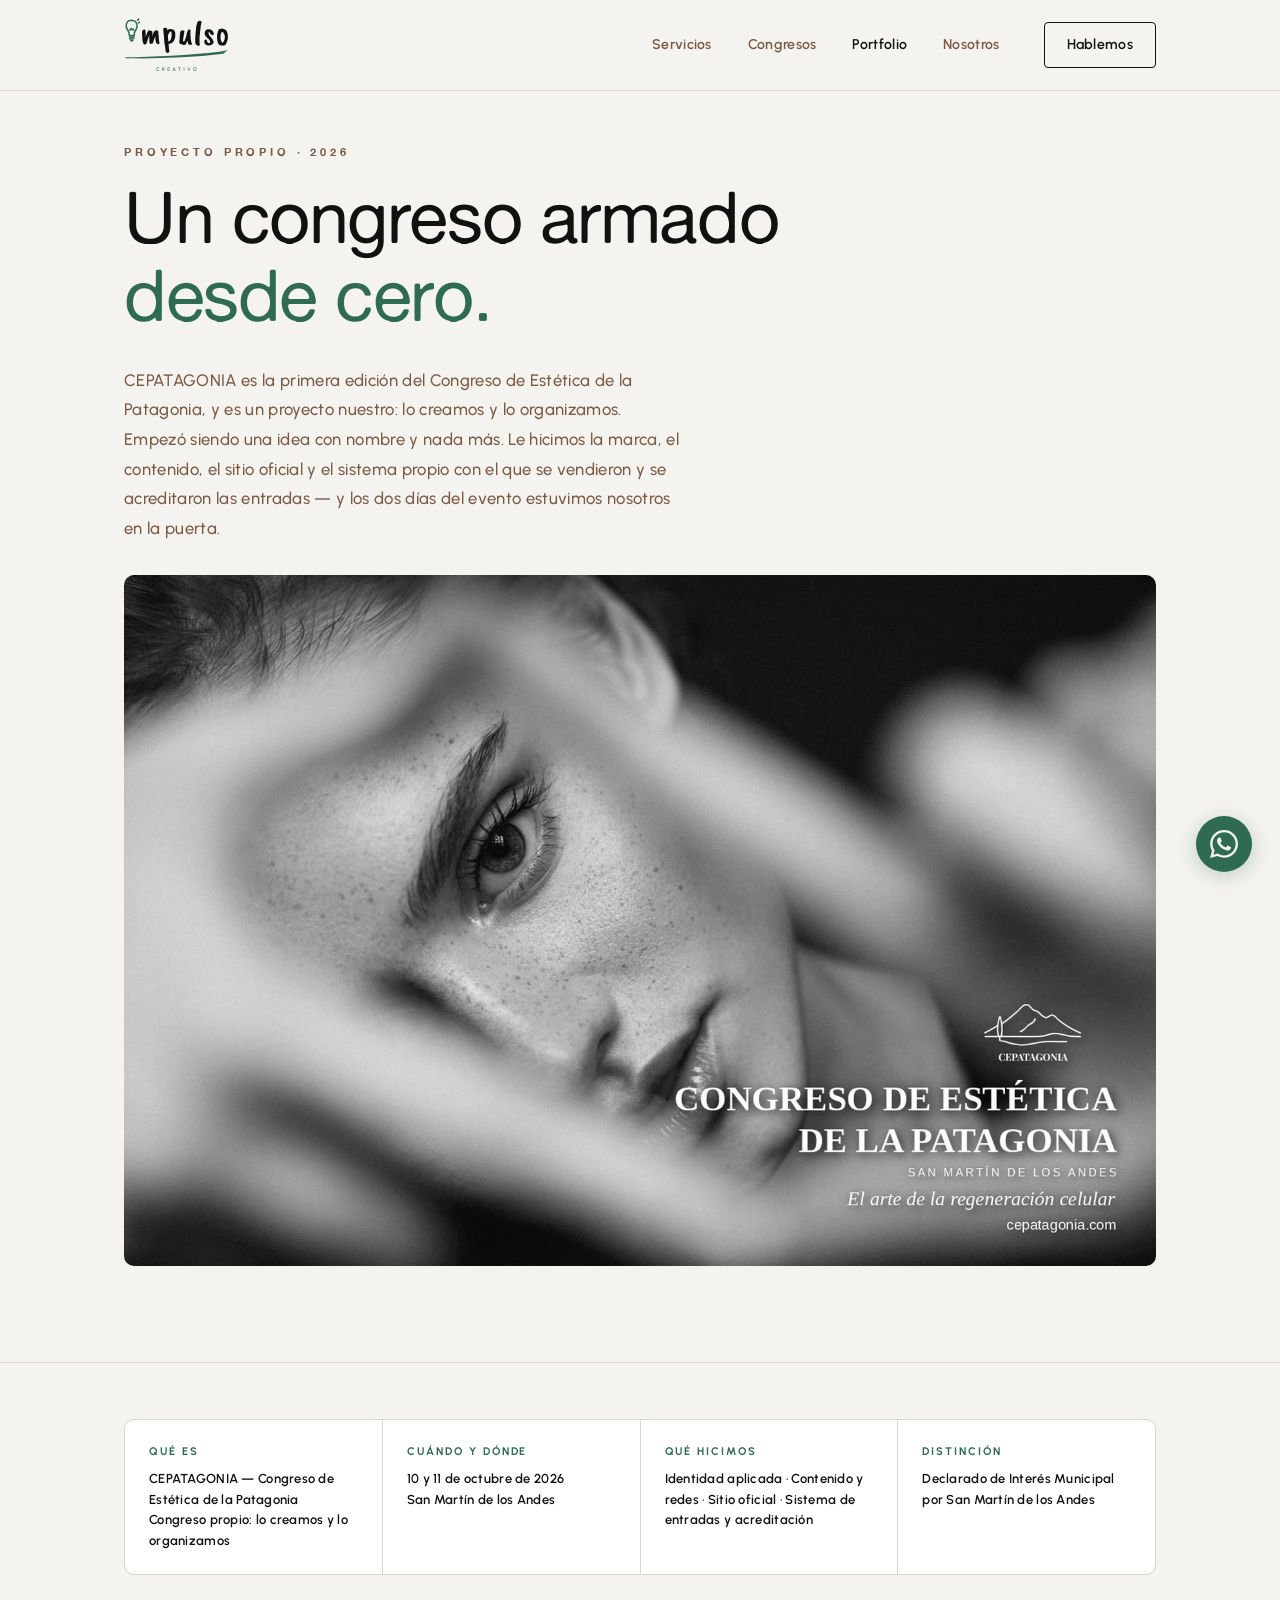
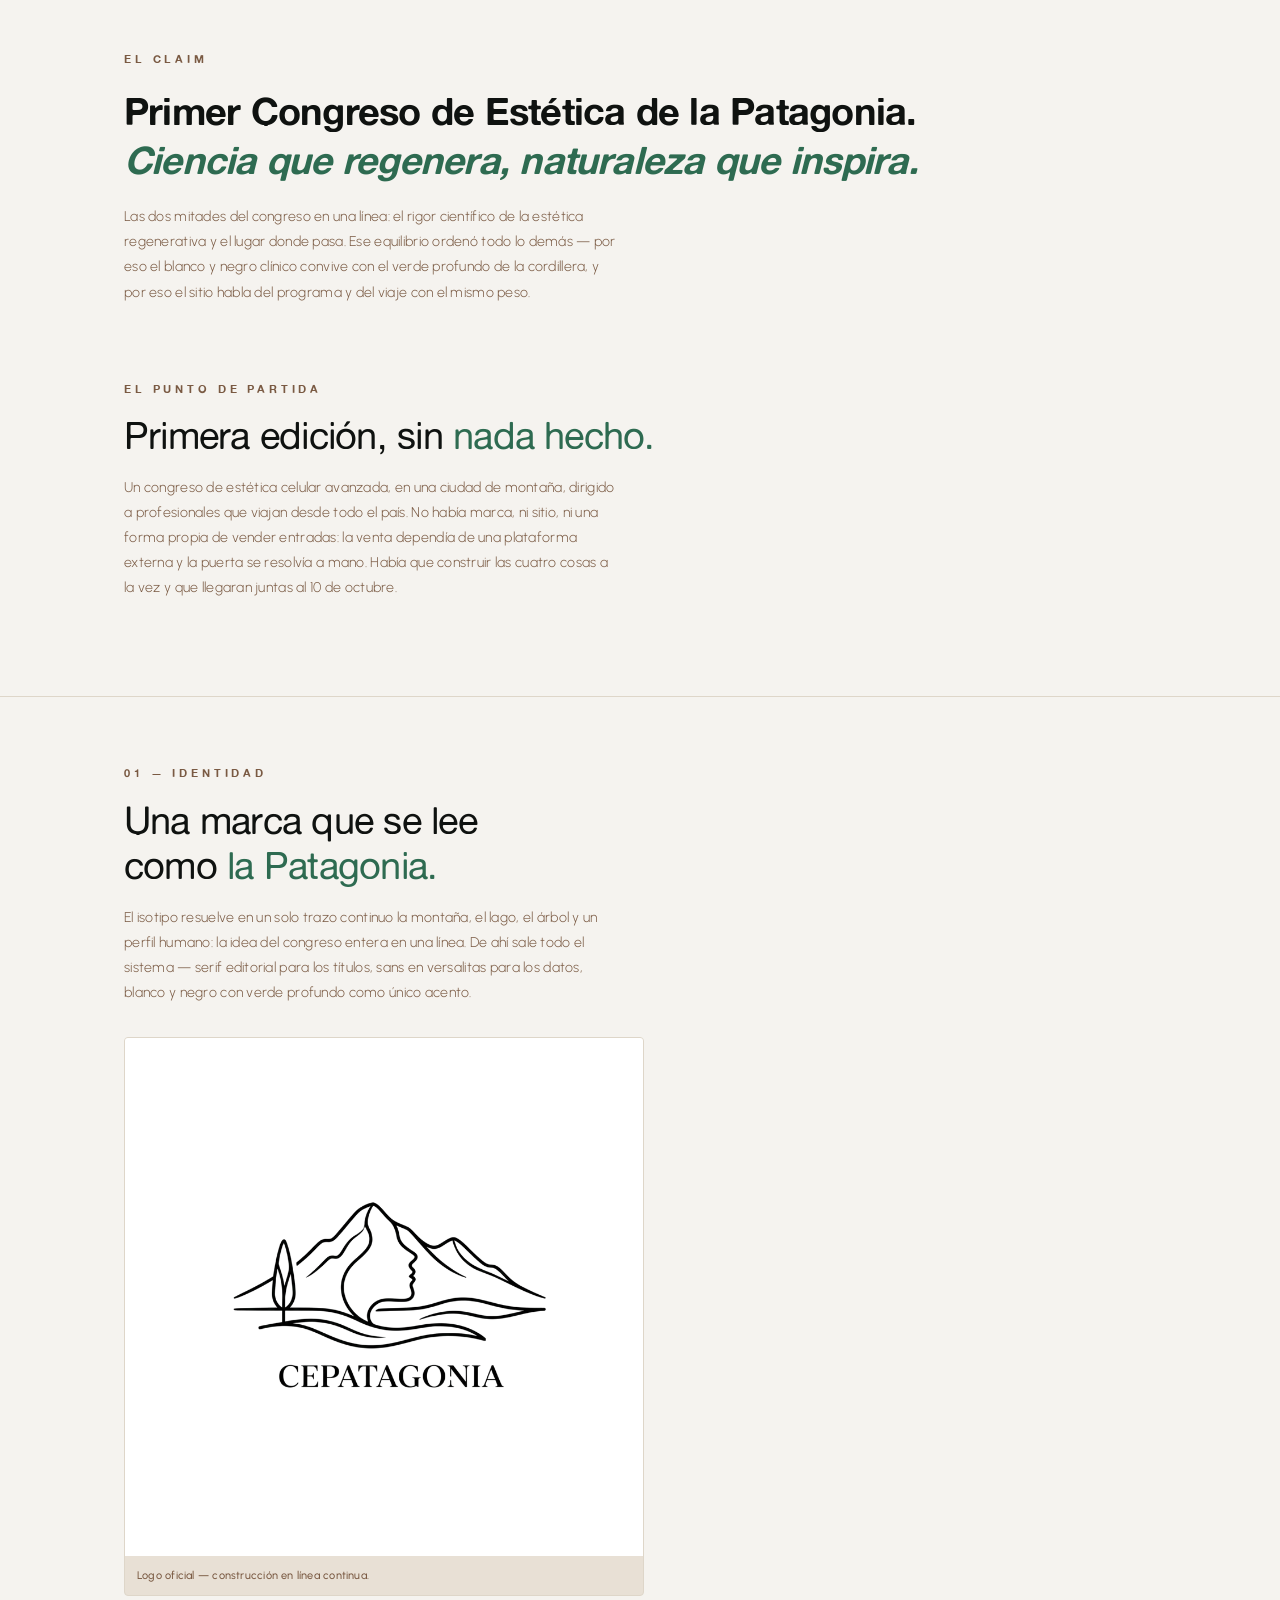
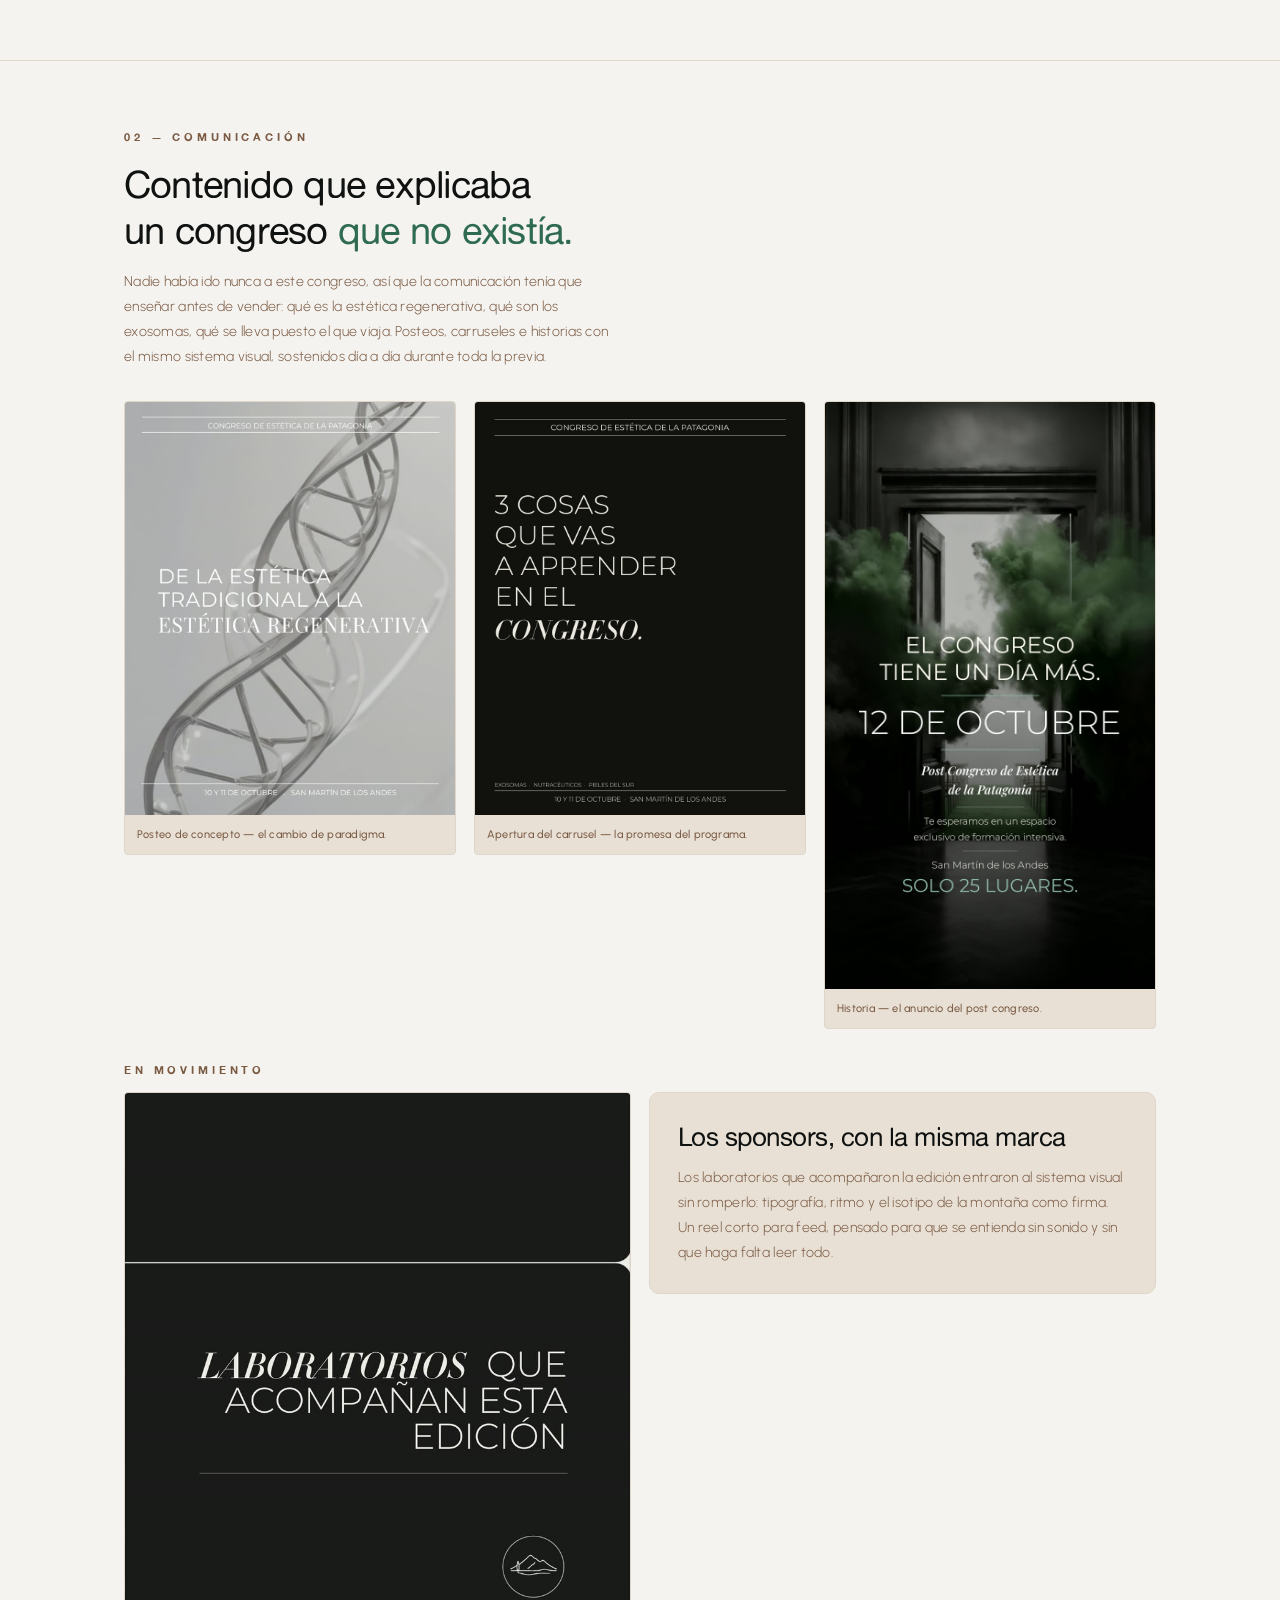
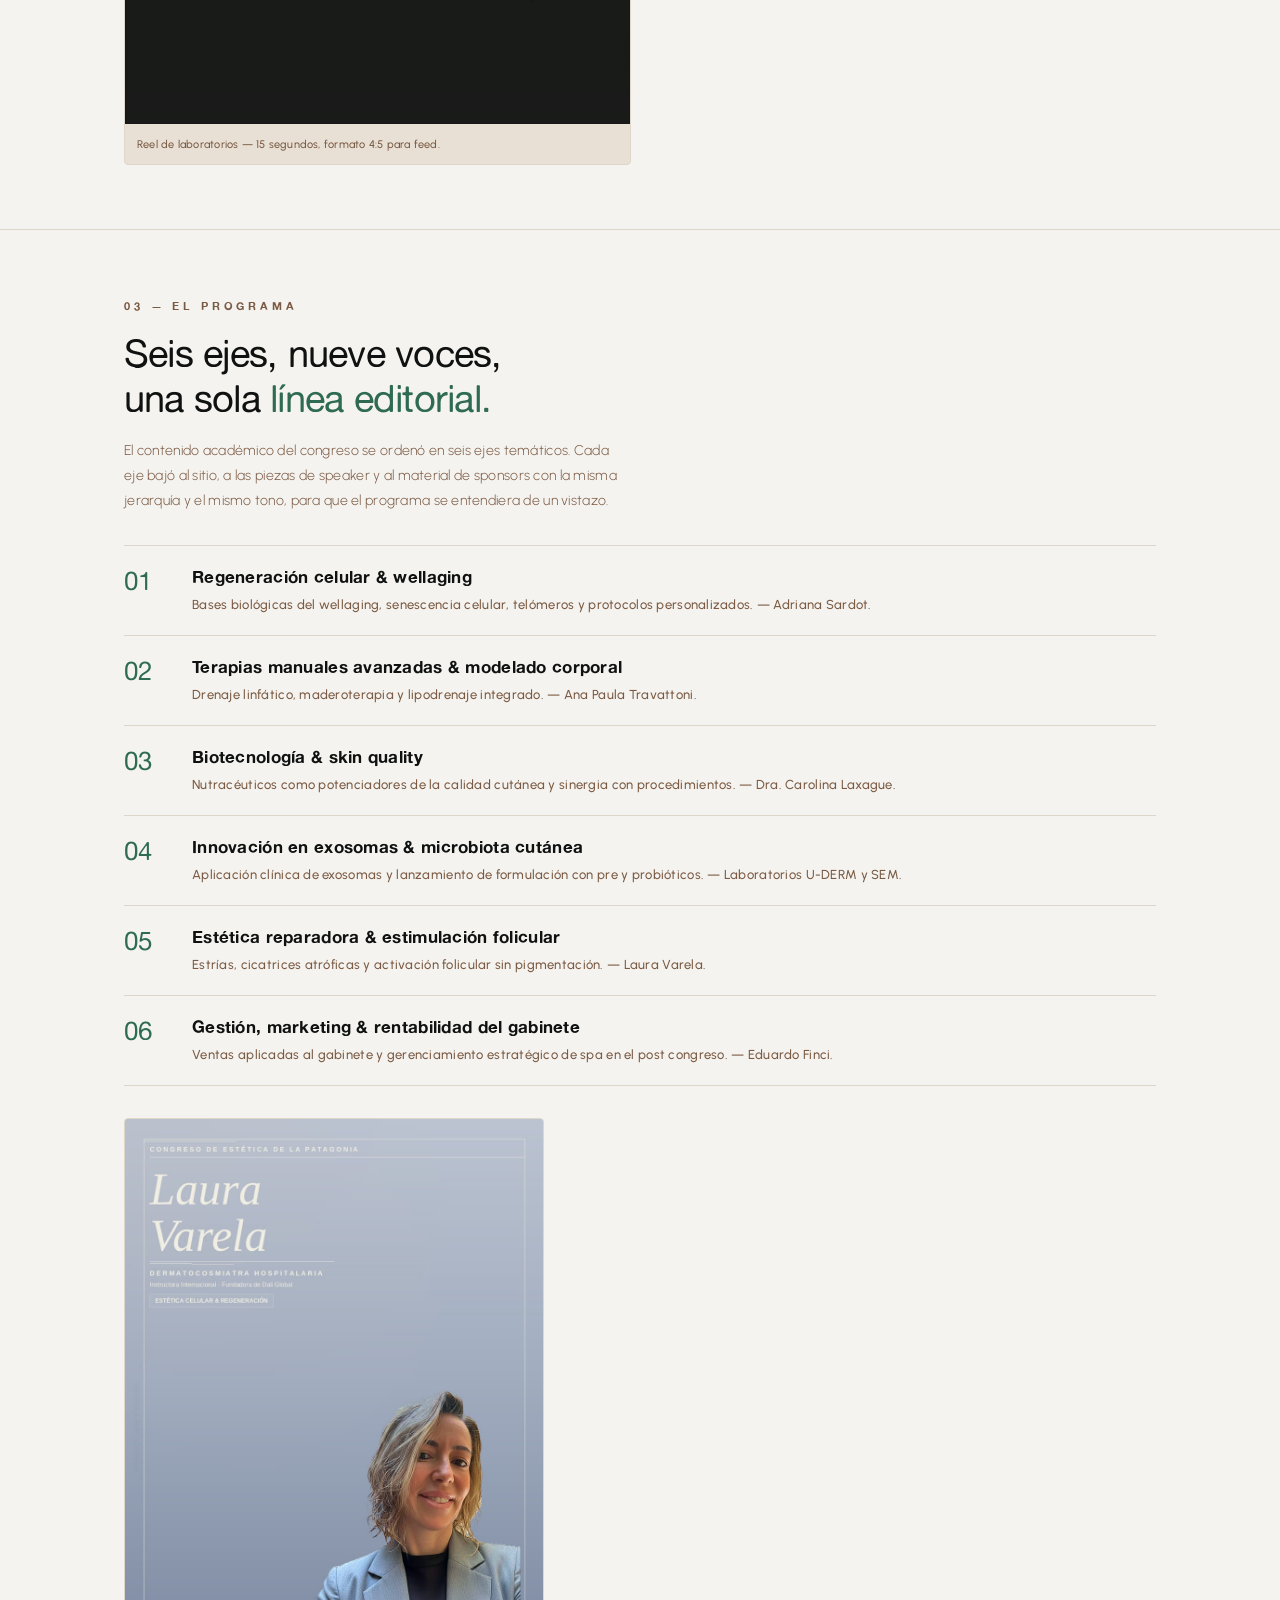
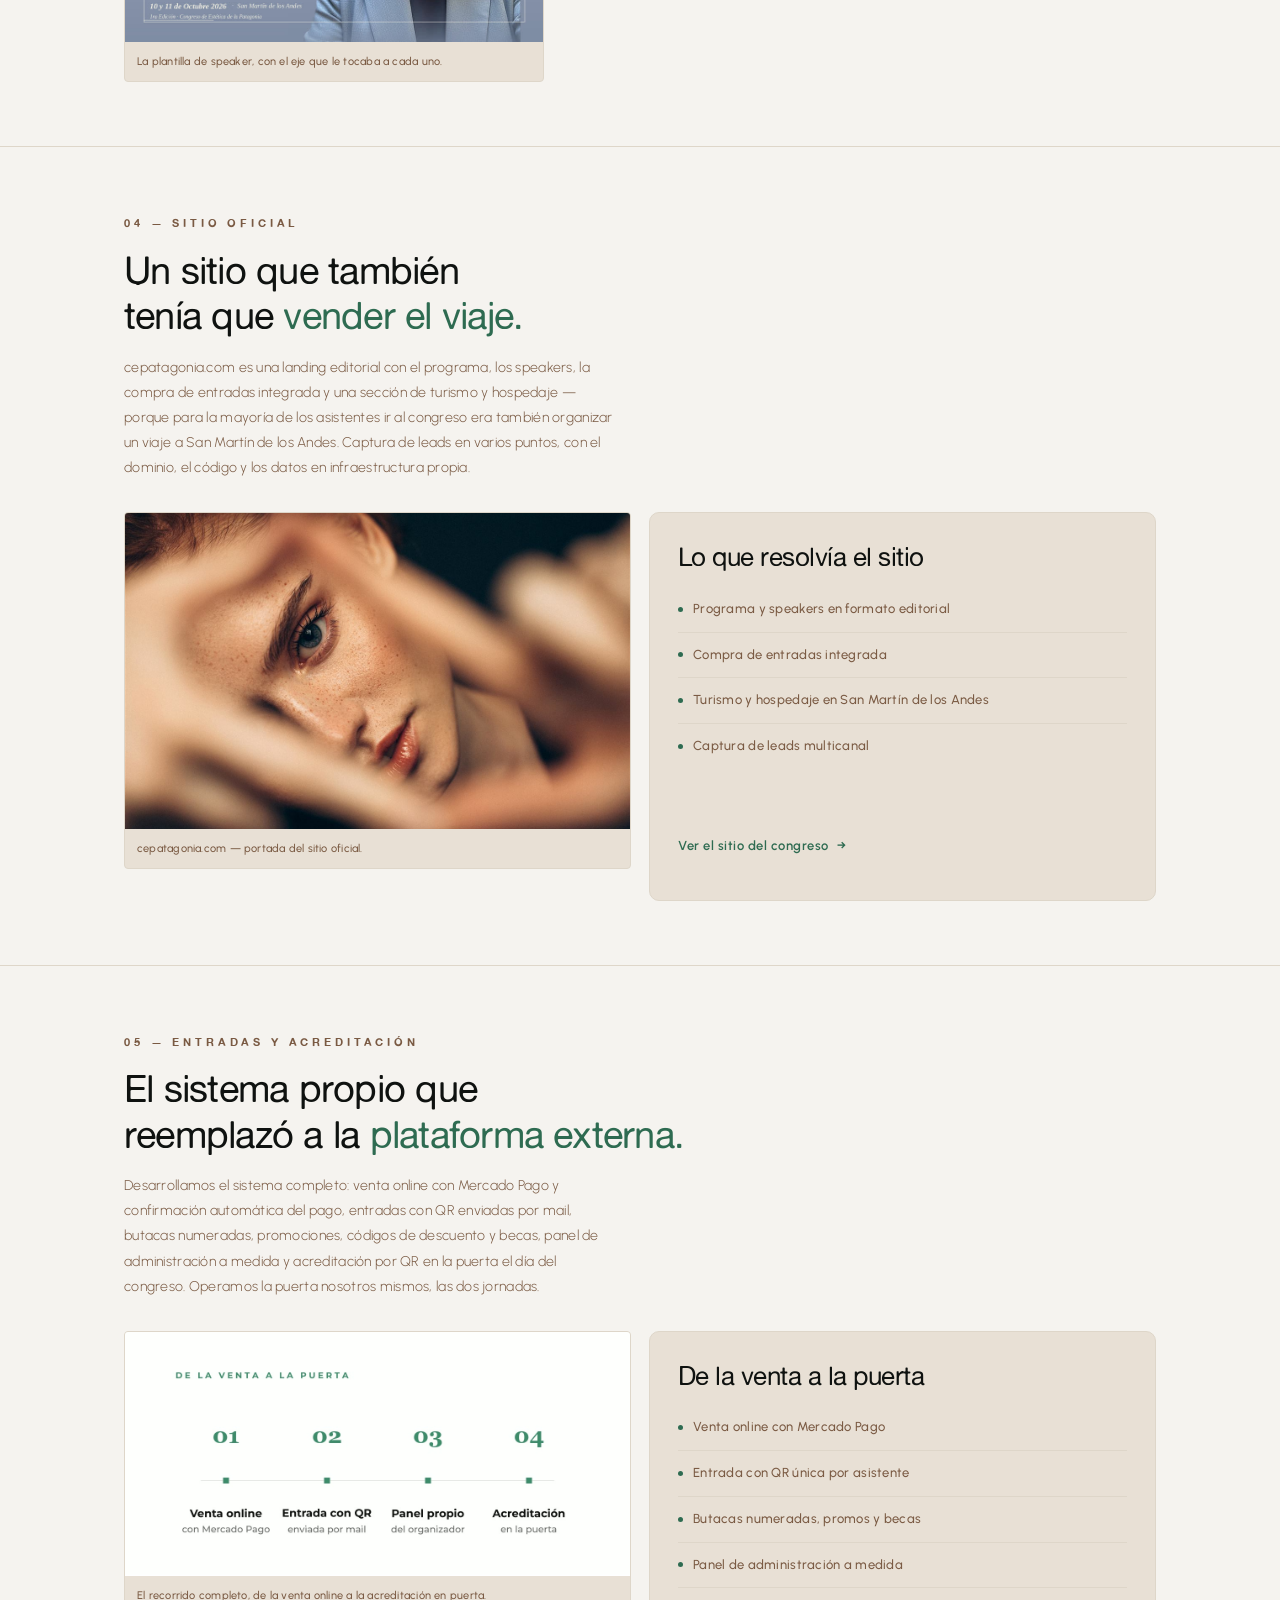
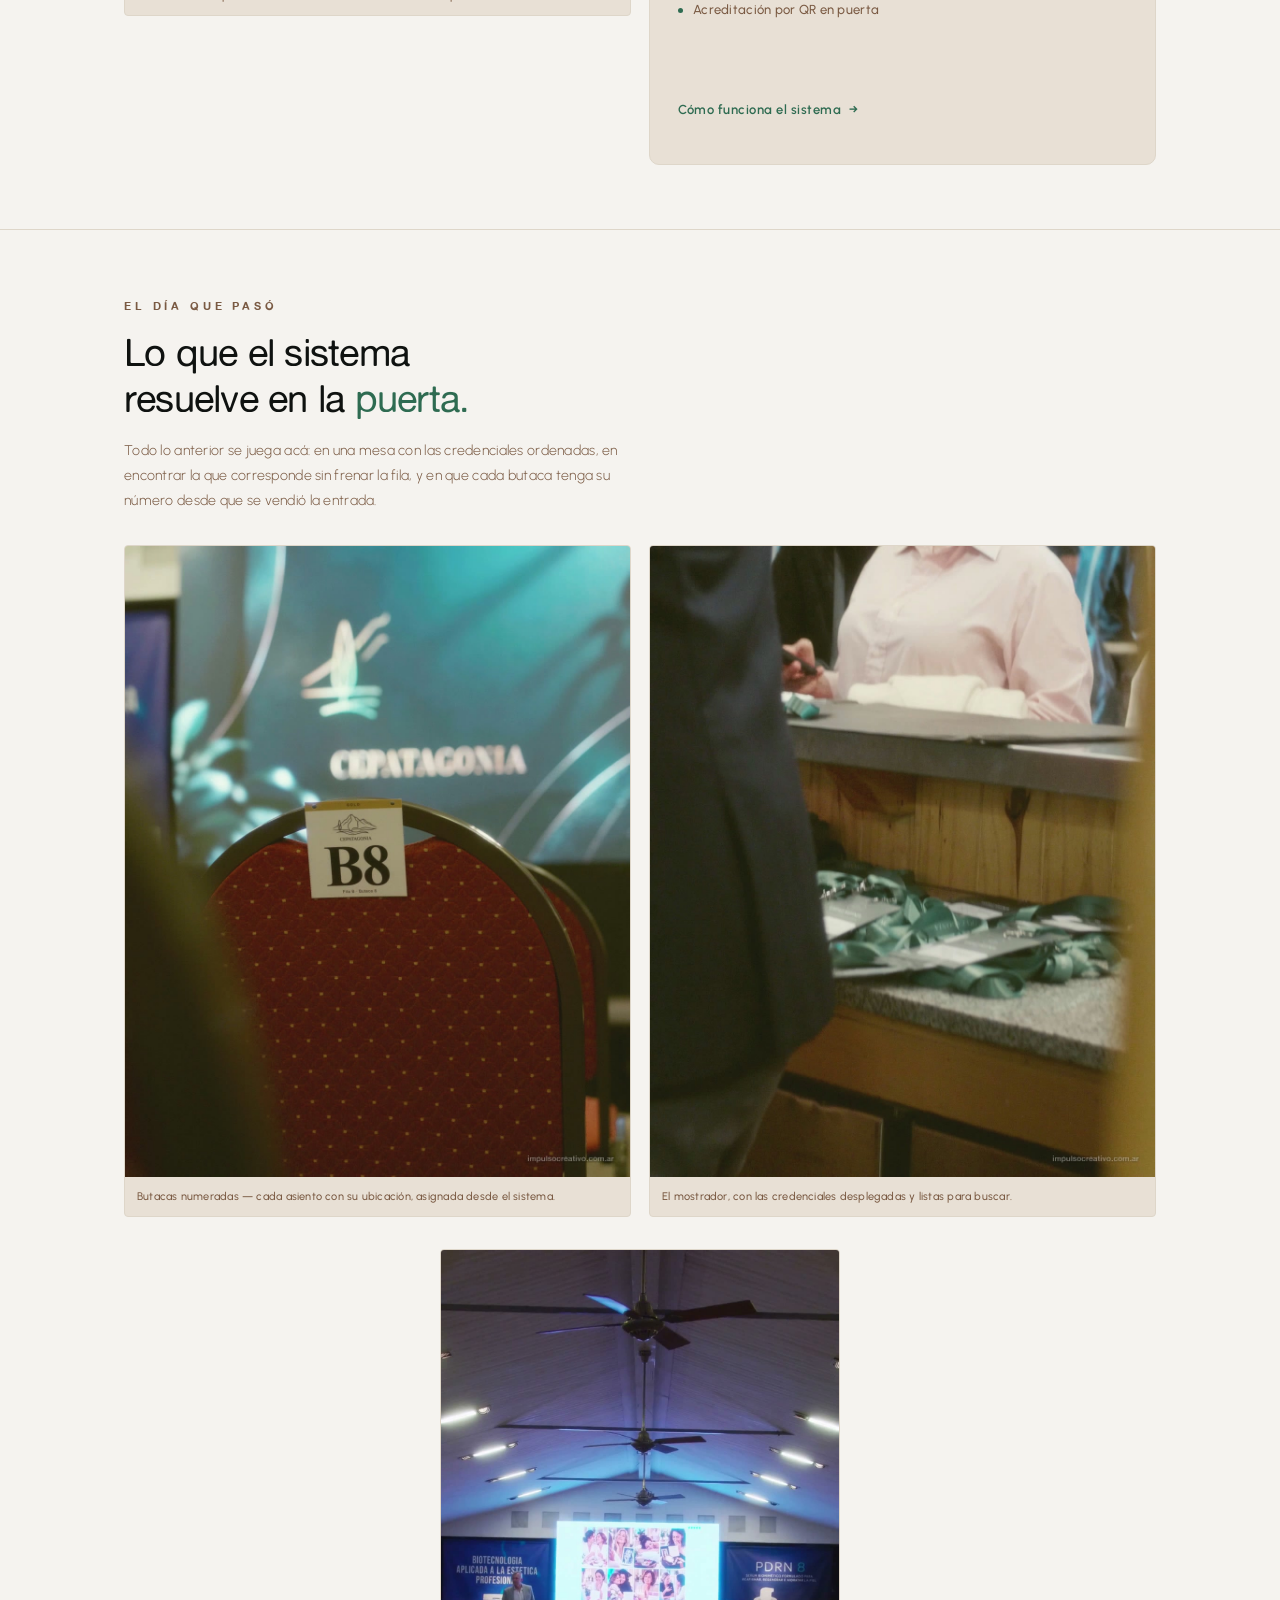
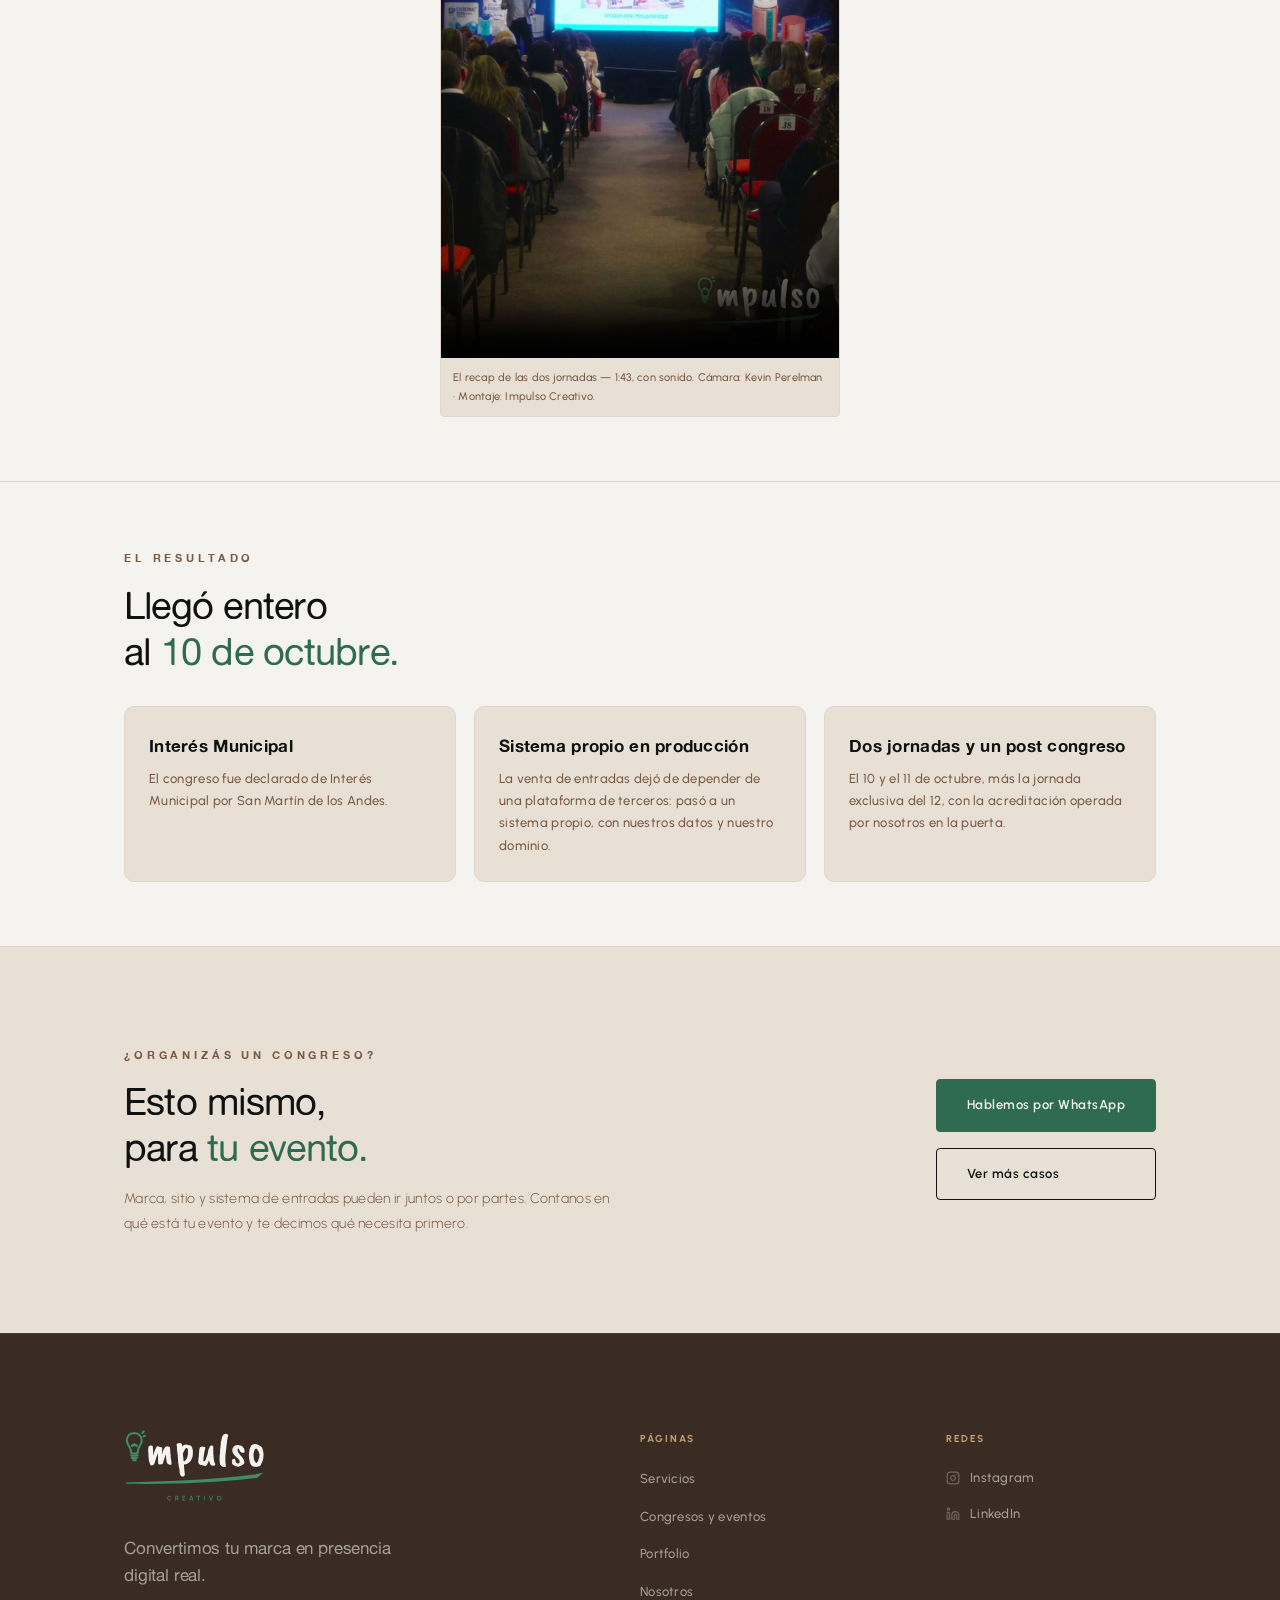
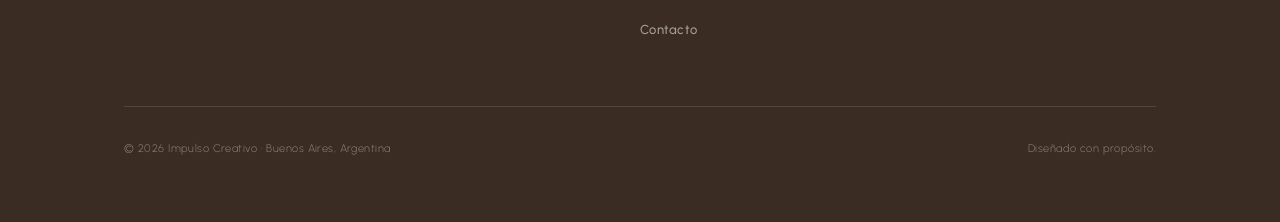
<file: cepatagonia.html>
<!DOCTYPE html>
<html lang="es-AR">
<head>
  <meta charset="UTF-8">
  <meta name="viewport" content="width=device-width, initial-scale=1.0">

  <!-- Google Tag Manager -->
  <script>(function(w,d,s,l,i){w[l]=w[l]||[];w[l].push({'gtm.start':
  new Date().getTime(),event:'gtm.js'});var f=d.getElementsByTagName(s)[0],
  j=d.createElement(s),dl=l!='dataLayer'?'&l='+l:'';j.async=true;j.src=
  'https://www.googletagmanager.com/gtm.js?id='+i+dl;f.parentNode.insertBefore(j,f);
  })(window,document,'script','dataLayer','GTM-TH7FBZMW');</script>
  <!-- End Google Tag Manager -->

  <title>CEPATAGONIA — Caso completo: marca, sitio y sistema de entradas de un congreso | Impulso Creativo</title>
  <meta name="description" content="Cómo armamos el ecosistema digital completo del primer Congreso de Estética de la Patagonia: identidad aplicada, contenido para redes, sitio oficial y un sistema propio de venta de entradas y acreditación por QR.">
  <meta name="keywords" content="caso de éxito agencia, congreso de estética Patagonia, identidad de marca para eventos, sitio web de congreso, sistema de entradas a medida, acreditación QR">
  <meta name="robots" content="index, follow">
  <link rel="canonical" href="https://impulsocreativo.com.ar/cepatagonia.html">

  <meta property="og:type" content="article">
  <meta property="og:url" content="https://impulsocreativo.com.ar/cepatagonia.html">
  <meta property="og:title" content="CEPATAGONIA — el caso completo | Impulso Creativo">
  <meta property="og:description" content="Marca, contenido, sitio oficial y sistema propio de entradas y acreditación para el primer Congreso de Estética de la Patagonia.">
  <meta property="og:image" content="https://impulsocreativo.com.ar/assets/img/portfolio/cepatagonia/kv-banner.jpg">
  <meta property="og:locale" content="es_AR">
  <meta property="og:site_name" content="Impulso Creativo">

  <meta name="twitter:card" content="summary_large_image">
  <meta name="twitter:title" content="CEPATAGONIA — el caso completo | Impulso Creativo">
  <meta name="twitter:description" content="Marca, contenido, sitio oficial y sistema propio de entradas y acreditación para un congreso.">
  <meta name="twitter:image" content="https://impulsocreativo.com.ar/assets/img/portfolio/cepatagonia/kv-banner.jpg">

  <link rel="preconnect" href="https://fonts.googleapis.com">
  <link rel="preconnect" href="https://fonts.gstatic.com" crossorigin>
  <link href="https://fonts.googleapis.com/css2?family=Urbanist:wght@300;400;500;600;800&display=swap" rel="stylesheet">

  <link rel="stylesheet" href="assets/css/tokens.css">
  <link rel="stylesheet" href="assets/css/base.css">
  <link rel="stylesheet" href="assets/css/page.css">

  <link rel="icon" href="favicon.ico">
  <link rel="apple-touch-icon" href="apple-touch-icon.png">

  <style>
    /* ── Caso: utilidades de galería ── */
    .caso-hero-img { border-radius: var(--radius-md); overflow: hidden; margin-top: var(--space-md); }
    .caso-hero-img img { width: 100%; height: auto; display: block; }

    .caso-ficha {
      display: grid; gap: 1px;
      grid-template-columns: repeat(auto-fit, minmax(190px, 1fr));
      background: var(--borde);
      border: 1px solid var(--borde);
      border-radius: var(--radius-md);
      overflow: hidden;
      margin-top: var(--space-md);
    }
    .caso-ficha div { background: #FFFFFF; padding: 22px 24px; }
    .caso-ficha dt {
      font-size: var(--text-xs); font-weight: 700; letter-spacing: .18em;
      text-transform: uppercase; color: var(--verde); margin-bottom: 8px;
    }
    .caso-ficha dd { font-size: var(--text-sm); font-weight: 600; color: var(--negro); line-height: 1.6; }

    .caso-bloque { padding: var(--space-lg) 0; border-top: 1px solid var(--borde); }
    .caso-bloque-head { max-width: 680px; margin-bottom: var(--space-md); }
    .caso-bloque-head .h-section { margin-top: 12px; }
    .caso-bloque-head .body-text { margin-top: 16px; }

    .caso-grid { display: grid; gap: 18px; align-items: start; }
    .caso-grid--3 { grid-template-columns: repeat(auto-fit, minmax(240px, 1fr)); }
    .caso-grid--4 { grid-template-columns: repeat(auto-fit, minmax(190px, 1fr)); }
    .caso-grid--2 { grid-template-columns: repeat(auto-fit, minmax(300px, 1fr)); }

    .caso-pieza { margin: 0; border-radius: var(--radius-sm); overflow: hidden; background: var(--crema); border: 0.5px solid var(--borde); }
    .caso-pieza img { width: 100%; height: auto; object-fit: cover; display: block; aspect-ratio: 4 / 5; }
    .caso-pieza--libre img { aspect-ratio: auto; object-fit: contain; }
    .caso-pieza--story img { aspect-ratio: 9 / 16; }
    .caso-pieza--web img { aspect-ratio: 16 / 10; }
    .caso-pieza figcaption {
      font-size: var(--text-xs); color: var(--tierra); font-weight: 500;
      padding: 10px 12px; letter-spacing: .02em;
    }

    .caso-claim {
      font-family: var(--font-display);
      font-size: var(--text-2xl);
      font-weight: 700;
      line-height: 1.3;
      letter-spacing: -0.02em;
      color: var(--negro);
      margin-top: 14px;
      text-wrap: balance;
    }
    .caso-claim em { font-style: italic; color: var(--verde); }

    .caso-video { width: 100%; height: auto; display: block; aspect-ratio: 4 / 5; object-fit: cover; background: var(--crema); }
    .caso-video--story { aspect-ratio: 9 / 16; }

    .caso-ejes { margin-top: var(--space-md); border-top: 1px solid var(--borde); }
    .caso-eje { display: grid; grid-template-columns: 48px 1fr; gap: 20px; padding: 20px 0; border-bottom: 1px solid var(--borde); align-items: start; }
    .caso-eje-num { font-family: var(--font-display); font-size: var(--text-xl); color: var(--verde); line-height: 1; padding-top: 2px; }
    .caso-eje h3 { font-family: var(--font-display); font-size: var(--text-md); font-weight: 700; color: var(--negro); line-height: 1.3; }
    .caso-eje p { font-size: var(--text-sm); font-weight: 500; color: var(--tierra); margin-top: 6px; line-height: 1.65; }

    .caso-resultado { display: grid; gap: 18px; grid-template-columns: repeat(auto-fit, minmax(260px, 1fr)); margin-top: var(--space-md); }
    .caso-resultado .card { padding: 24px; }
    .caso-resultado h3 { font-family: var(--font-display); font-size: var(--text-md); font-weight: 700; color: var(--negro); }
    .caso-resultado p { font-size: var(--text-sm); font-weight: 500; color: var(--tierra); margin-top: 8px; line-height: 1.7; }

    @media (max-width: 620px) {
      .caso-eje { grid-template-columns: 36px 1fr; gap: 14px; }
    }
  </style>

  <script type="application/ld+json">
  {
    "@context": "https://schema.org",
    "@type": "CreativeWork",
    "name": "CEPATAGONIA — Congreso de Estética de la Patagonia",
    "about": "Identidad aplicada, contenido para redes, sitio oficial y sistema propio de venta de entradas y acreditación por QR para la primera edición del Congreso de Estética de la Patagonia.",
    "creator": { "@type": "Organization", "name": "Impulso Creativo", "url": "https://impulsocreativo.com.ar" },
    "url": "https://impulsocreativo.com.ar/cepatagonia.html",
    "image": "https://impulsocreativo.com.ar/assets/img/portfolio/cepatagonia/kv-banner.jpg",
    "inLanguage": "es-AR"
  }
  </script>
  <script type="application/ld+json">
  {
    "@context": "https://schema.org",
    "@type": "BreadcrumbList",
    "itemListElement": [
      { "@type": "ListItem", "position": 1, "name": "Inicio", "item": "https://impulsocreativo.com.ar/" },
      { "@type": "ListItem", "position": 2, "name": "Portfolio", "item": "https://impulsocreativo.com.ar/portfolio.html" },
      { "@type": "ListItem", "position": 3, "name": "CEPATAGONIA", "item": "https://impulsocreativo.com.ar/cepatagonia.html" }
    ]
  }
  </script>
</head>
<body>
<!-- Google Tag Manager (noscript) -->
<noscript><iframe src="https://www.googletagmanager.com/ns.html?id=GTM-TH7FBZMW"
height="0" width="0" style="display:none;visibility:hidden"></iframe></noscript>
<!-- End Google Tag Manager (noscript) -->

<a class="skip-link" href="#main">Ir al contenido</a>

<header class="site-header" id="site-header">
  <div class="wrapper nav-inner">
    <a href="index.html" class="nav-logo" aria-label="Impulso Creativo — Inicio">
      <img src="assets/img/logo-negro.svg" alt="Impulso Creativo" class="nav-logo-img">
    </a>
    <nav aria-label="Navegación principal">
      <ul class="nav-links" id="nav-links" role="list">
        <li><a href="servicios.html">Servicios</a></li>
        <li><a href="congresos.html">Congresos</a></li>
        <li><a href="portfolio.html" aria-current="page">Portfolio</a></li>
        <li><a href="nosotros.html">Nosotros</a></li>
        <li><a href="contacto.html" class="btn btn-primary nav-cta">Hablemos</a></li>
      </ul>
    </nav>
    <button class="nav-toggle" id="nav-toggle" aria-expanded="false" aria-controls="nav-links" aria-label="Abrir menú">
      <span></span><span></span><span></span>
    </button>
  </div>
</header>

<main id="main">

  <!-- ── HERO ── -->
  <section class="page-hero">
    <div class="wrapper">
      <p class="label reveal">Proyecto propio · 2026</p>
      <h1 class="h-display page-hero-title reveal" style="--delay:.1s">
        Un congreso armado<br><em>desde cero.</em>
      </h1>
      <p class="body-text page-hero-desc reveal" style="--delay:.2s">
        CEPATAGONIA es la primera edición del Congreso de Estética de la Patagonia, y es un proyecto nuestro: lo creamos y lo organizamos. Empezó siendo una idea con nombre y nada más. Le hicimos la marca, el contenido, el sitio oficial y el sistema propio con el que se vendieron y se acreditaron las entradas — y los dos días del evento estuvimos nosotros en la puerta.
      </p>
      <div class="caso-hero-img reveal" style="--delay:.3s">
        <img src="assets/img/portfolio/cepatagonia/kv-banner.jpg" alt="Pieza gráfica principal del Congreso de Estética de la Patagonia" width="1600" height="1071">
      </div>
    </div>
  </section>

  <!-- ── FICHA ── -->
  <section style="padding: 24px 0">
    <div class="wrapper">
      <dl class="caso-ficha reveal">
        <div>
          <dt>Qué es</dt>
          <dd>CEPATAGONIA — Congreso de Estética de la Patagonia<br>Congreso propio: lo creamos y lo organizamos</dd>
        </div>
        <div>
          <dt>Cuándo y dónde</dt>
          <dd>10 y 11 de octubre de 2026<br>San Martín de los Andes</dd>
        </div>
        <div>
          <dt>Qué hicimos</dt>
          <dd>Identidad aplicada · Contenido y redes · Sitio oficial · Sistema de entradas y acreditación</dd>
        </div>
        <div>
          <dt>Distinción</dt>
          <dd>Declarado de Interés Municipal por San Martín de los Andes</dd>
        </div>
      </dl>
    </div>
  </section>

  <!-- ── EL CLAIM ── -->
  <section style="padding: 48px 0 8px">
    <div class="wrapper">
      <div class="reveal" style="max-width:860px">
        <p class="label">El claim</p>
        <p class="caso-claim">
          Primer Congreso de Estética de la Patagonia.<br>
          <em>Ciencia que regenera, naturaleza que inspira.</em>
        </p>
        <p class="body-text" style="margin-top:20px">
          Las dos mitades del congreso en una línea: el rigor científico de la estética regenerativa y el lugar donde pasa. Ese equilibrio ordenó todo lo demás — por eso el blanco y negro clínico convive con el verde profundo de la cordillera, y por eso el sitio habla del programa y del viaje con el mismo peso.
        </p>
      </div>
    </div>
  </section>

  <!-- ── PUNTO DE PARTIDA ── -->
  <section class="caso-bloque" style="border-top:none">
    <div class="wrapper">
      <div class="caso-bloque-head reveal">
        <p class="label">El punto de partida</p>
        <h2 class="h-section">Primera edición, sin <em>nada hecho.</em></h2>
        <p class="body-text">
          Un congreso de estética celular avanzada, en una ciudad de montaña, dirigido a profesionales que viajan desde todo el país. No había marca, ni sitio, ni una forma propia de vender entradas: la venta dependía de una plataforma externa y la puerta se resolvía a mano. Había que construir las cuatro cosas a la vez y que llegaran juntas al 10 de octubre.
        </p>
      </div>
    </div>
  </section>

  <!-- ── 01 IDENTIDAD ── -->
  <section class="caso-bloque" aria-labelledby="bloque-identidad">
    <div class="wrapper">
      <div class="caso-bloque-head reveal">
        <p class="label">01 — Identidad</p>
        <h2 id="bloque-identidad" class="h-section">Una marca que se lee<br>como <em>la Patagonia.</em></h2>
        <p class="body-text">
          El isotipo resuelve en un solo trazo continuo la montaña, el lago, el árbol y un perfil humano: la idea del congreso entera en una línea. De ahí sale todo el sistema — serif editorial para los títulos, sans en versalitas para los datos, blanco y negro con verde profundo como único acento.
        </p>
      </div>
      <div class="caso-grid reveal">
        <figure class="caso-pieza caso-pieza--libre" style="max-width:520px">
          <img src="assets/img/portfolio/cepatagonia/identidad-logo.png" alt="Isotipo y logotipo de CEPATAGONIA: montaña, lago y perfil humano en un trazo continuo" loading="lazy" style="padding:32px; background:#FFFFFF">
          <figcaption>Logo oficial — construcción en línea continua.</figcaption>
        </figure>
      </div>
    </div>
  </section>

  <!-- ── 02 CONTENIDO ── -->
  <section class="caso-bloque" aria-labelledby="bloque-contenido">
    <div class="wrapper">
      <div class="caso-bloque-head reveal">
        <p class="label">02 — Comunicación</p>
        <h2 id="bloque-contenido" class="h-section">Contenido que explicaba<br>un congreso <em>que no existía.</em></h2>
        <p class="body-text">
          Nadie había ido nunca a este congreso, así que la comunicación tenía que enseñar antes de vender: qué es la estética regenerativa, qué son los exosomas, qué se lleva puesto el que viaja. Posteos, carruseles e historias con el mismo sistema visual, sostenidos día a día durante toda la previa.
        </p>
      </div>
      <div class="caso-grid caso-grid--3 reveal" style="align-items:start">
        <figure class="caso-pieza">
          <img src="assets/img/portfolio/cepatagonia/post-regenerativa.jpg" alt="Posteo: de la estética tradicional a la estética regenerativa" loading="lazy">
          <figcaption>Posteo de concepto — el cambio de paradigma.</figcaption>
        </figure>
        <figure class="caso-pieza">
          <img src="assets/img/portfolio/cepatagonia/carrusel-1.jpg" alt="Primera placa del carrusel: 3 cosas que vas a aprender en el congreso" loading="lazy">
          <figcaption>Apertura del carrusel — la promesa del programa.</figcaption>
        </figure>
        <figure class="caso-pieza caso-pieza--story">
          <img src="assets/img/portfolio/cepatagonia/historia-salon.jpg" alt="Historia vertical anunciando la jornada post congreso del 12 de octubre" loading="lazy">
          <figcaption>Historia — el anuncio del post congreso.</figcaption>
        </figure>
      </div>

      <p class="label reveal" style="margin-top:var(--space-md); display:block">En movimiento</p>
      <div class="caso-grid caso-grid--2 reveal" style="margin-top:12px">
        <figure class="caso-pieza" style="margin:0">
          <video class="caso-video" src="assets/video/cepatagonia-reel-laboratorios.mp4"
                 poster="assets/img/portfolio/cepatagonia/reel-poster.jpg"
                 muted loop playsinline autoplay preload="metadata"
                 aria-label="Reel de los laboratorios que acompañaron la primera edición del congreso"></video>
          <figcaption>Reel de laboratorios — 15 segundos, formato 4:5 para feed.</figcaption>
        </figure>
        <div class="card" style="padding:28px; display:flex; flex-direction:column; justify-content:center">
          <h3 class="h-card">Los sponsors, con la misma marca</h3>
          <p class="body-text" style="margin-top:12px">
            Los laboratorios que acompañaron la edición entraron al sistema visual sin romperlo: tipografía, ritmo y el isotipo de la montaña como firma. Un reel corto para feed, pensado para que se entienda sin sonido y sin que haga falta leer todo.
          </p>
        </div>
      </div>
    </div>
  </section>

  <!-- ── 03 PROGRAMA ── -->
  <section class="caso-bloque" aria-labelledby="bloque-programa">
    <div class="wrapper">
      <div class="caso-bloque-head reveal">
        <p class="label">03 — El programa</p>
        <h2 id="bloque-programa" class="h-section">Seis ejes, nueve voces,<br>una sola <em>línea editorial.</em></h2>
        <p class="body-text">
          El contenido académico del congreso se ordenó en seis ejes temáticos. Cada eje bajó al sitio, a las piezas de speaker y al material de sponsors con la misma jerarquía y el mismo tono, para que el programa se entendiera de un vistazo.
        </p>
      </div>
      <div class="caso-ejes reveal">
        <div class="caso-eje">
          <span class="caso-eje-num" aria-hidden="true">01</span>
          <div>
            <h3>Regeneración celular &amp; wellaging</h3>
            <p>Bases biológicas del wellaging, senescencia celular, telómeros y protocolos personalizados. — Adriana Sardot.</p>
          </div>
        </div>
        <div class="caso-eje">
          <span class="caso-eje-num" aria-hidden="true">02</span>
          <div>
            <h3>Terapias manuales avanzadas &amp; modelado corporal</h3>
            <p>Drenaje linfático, maderoterapia y lipodrenaje integrado. — Ana Paula Travattoni.</p>
          </div>
        </div>
        <div class="caso-eje">
          <span class="caso-eje-num" aria-hidden="true">03</span>
          <div>
            <h3>Biotecnología &amp; skin quality</h3>
            <p>Nutracéuticos como potenciadores de la calidad cutánea y sinergia con procedimientos. — Dra. Carolina Laxague.</p>
          </div>
        </div>
        <div class="caso-eje">
          <span class="caso-eje-num" aria-hidden="true">04</span>
          <div>
            <h3>Innovación en exosomas &amp; microbiota cutánea</h3>
            <p>Aplicación clínica de exosomas y lanzamiento de formulación con pre y probióticos. — Laboratorios U-DERM y SEM.</p>
          </div>
        </div>
        <div class="caso-eje">
          <span class="caso-eje-num" aria-hidden="true">05</span>
          <div>
            <h3>Estética reparadora &amp; estimulación folicular</h3>
            <p>Estrías, cicatrices atróficas y activación folicular sin pigmentación. — Laura Varela.</p>
          </div>
        </div>
        <div class="caso-eje">
          <span class="caso-eje-num" aria-hidden="true">06</span>
          <div>
            <h3>Gestión, marketing &amp; rentabilidad del gabinete</h3>
            <p>Ventas aplicadas al gabinete y gerenciamiento estratégico de spa en el post congreso. — Eduardo Finci.</p>
          </div>
        </div>
      </div>

      <div class="caso-grid reveal" style="margin-top:var(--space-md)">
        <figure class="caso-pieza" style="max-width:420px">
          <img src="assets/img/portfolio/cepatagonia/speaker-laura-varela.jpg" alt="Pieza de presentación de una speaker del congreso" loading="lazy">
          <figcaption>La plantilla de speaker, con el eje que le tocaba a cada uno.</figcaption>
        </figure>
      </div>
    </div>
  </section>

  <!-- ── 04 SITIO ── -->
  <section class="caso-bloque" aria-labelledby="bloque-sitio">
    <div class="wrapper">
      <div class="caso-bloque-head reveal">
        <p class="label">04 — Sitio oficial</p>
        <h2 id="bloque-sitio" class="h-section">Un sitio que también<br>tenía que <em>vender el viaje.</em></h2>
        <p class="body-text">
          cepatagonia.com es una landing editorial con el programa, los speakers, la compra de entradas integrada y una sección de turismo y hospedaje — porque para la mayoría de los asistentes ir al congreso era también organizar un viaje a San Martín de los Andes. Captura de leads en varios puntos, con el dominio, el código y los datos en infraestructura propia.
        </p>
      </div>
      <div class="caso-grid caso-grid--2 reveal">
        <figure class="caso-pieza caso-pieza--web">
          <img src="assets/img/portfolio/cepatagonia-hero.jpg" alt="Sitio oficial del Congreso de Estética de la Patagonia" loading="lazy">
          <figcaption>cepatagonia.com — portada del sitio oficial.</figcaption>
        </figure>
        <div class="card" style="padding:28px; display:flex; flex-direction:column; justify-content:center">
          <h3 class="h-card">Lo que resolvía el sitio</h3>
          <ul class="service-includes" style="margin-top:14px">
            <li>Programa y speakers en formato editorial</li>
            <li>Compra de entradas integrada</li>
            <li>Turismo y hospedaje en San Martín de los Andes</li>
            <li>Captura de leads multicanal</li>
          </ul>
          <a href="https://cepatagonia.com" class="btn btn-ghost" style="margin-top:20px" target="_blank" rel="noopener noreferrer">Ver el sitio del congreso</a>
        </div>
      </div>
    </div>
  </section>

  <!-- ── 05 SISTEMA ── -->
  <section class="caso-bloque" aria-labelledby="bloque-sistema">
    <div class="wrapper">
      <div class="caso-bloque-head reveal">
        <p class="label">05 — Entradas y acreditación</p>
        <h2 id="bloque-sistema" class="h-section">El sistema propio que<br>reemplazó a la <em>plataforma externa.</em></h2>
        <p class="body-text">
          Desarrollamos el sistema completo: venta online con Mercado Pago y confirmación automática del pago, entradas con QR enviadas por mail, butacas numeradas, promociones, códigos de descuento y becas, panel de administración a medida y acreditación por QR en la puerta el día del congreso. Operamos la puerta nosotros mismos, las dos jornadas.
        </p>
      </div>
      <div class="caso-grid caso-grid--2 reveal">
        <figure class="caso-pieza caso-pieza--libre">
          <img src="assets/img/portfolio/sistema-flujo.jpg" alt="Esquema del recorrido del sistema: venta online, entrada con QR, panel del organizador y acreditación en puerta" loading="lazy">
          <figcaption>El recorrido completo, de la venta online a la acreditación en puerta.</figcaption>
        </figure>
        <div class="card" style="padding:28px; display:flex; flex-direction:column; justify-content:center">
          <h3 class="h-card">De la venta a la puerta</h3>
          <ul class="service-includes" style="margin-top:14px">
            <li>Venta online con Mercado Pago</li>
            <li>Entrada con QR única por asistente</li>
            <li>Butacas numeradas, promos y becas</li>
            <li>Panel de administración a medida</li>
            <li>Acreditación por QR en puerta</li>
          </ul>
          <a href="congresos.html" class="btn btn-ghost" style="margin-top:20px">Cómo funciona el sistema</a>
        </div>
      </div>
    </div>
  </section>

  <!-- ── EL DÍA QUE PASÓ ── -->
  <section class="caso-bloque" aria-labelledby="bloque-dia">
    <div class="wrapper">
      <div class="caso-bloque-head reveal">
        <p class="label">El día que pasó</p>
        <h2 id="bloque-dia" class="h-section">Lo que el sistema<br>resuelve en la <em>puerta.</em></h2>
        <p class="body-text">
          Todo lo anterior se juega acá: en una mesa con las credenciales ordenadas, en encontrar la que corresponde sin frenar la fila, y en que cada butaca tenga su número desde que se vendió la entrada.
        </p>
      </div>
      <div class="caso-grid caso-grid--2 reveal">
        <figure class="caso-pieza">
          <img src="assets/img/portfolio/cepatagonia/evento-butaca.jpg" alt="Butaca del congreso con su número de ubicación, delante del banner de CEPATAGONIA" loading="lazy">
          <figcaption>Butacas numeradas — cada asiento con su ubicación, asignada desde el sistema.</figcaption>
        </figure>
        <figure class="caso-pieza">
          <img src="assets/img/portfolio/cepatagonia/evento-mostrador.jpg" alt="Mostrador de acreditación con las credenciales y sus cintas desplegadas" loading="lazy">
          <figcaption>El mostrador, con las credenciales desplegadas y listas para buscar.</figcaption>
        </figure>
      </div>
      <figure class="caso-pieza caso-pieza--story reveal" style="max-width:400px; margin:var(--space-md) auto 0">
        <video class="caso-video caso-video--story" src="assets/video/cepatagonia-recap.mp4"
               poster="assets/img/portfolio/cepatagonia/recap-poster.jpg"
               controls playsinline preload="metadata"
               aria-label="Recap de las dos jornadas del congreso CEPATAGONIA: la acreditación en la puerta, las charlas, las demostraciones en vivo y el cierre"></video>
        <figcaption>El recap de las dos jornadas — 1:43, con sonido. Cámara: Kevin Perelman · Montaje: Impulso Creativo.</figcaption>
      </figure>
    </div>
  </section>

  <!-- ── RESULTADO ── -->
  <section class="caso-bloque" aria-labelledby="bloque-resultado">
    <div class="wrapper">
      <div class="caso-bloque-head reveal">
        <p class="label">El resultado</p>
        <h2 id="bloque-resultado" class="h-section">Llegó entero<br>al <em>10 de octubre.</em></h2>
      </div>
      <div class="caso-resultado reveal">
        <div class="card">
          <h3>Interés Municipal</h3>
          <p>El congreso fue declarado de Interés Municipal por San Martín de los Andes.</p>
        </div>
        <div class="card">
          <h3>Sistema propio en producción</h3>
          <p>La venta de entradas dejó de depender de una plataforma de terceros: pasó a un sistema propio, con nuestros datos y nuestro dominio.</p>
        </div>
        <div class="card">
          <h3>Dos jornadas y un post congreso</h3>
          <p>El 10 y el 11 de octubre, más la jornada exclusiva del 12, con la acreditación operada por nosotros en la puerta.</p>
        </div>
      </div>
    </div>
  </section>

  <!-- ── CTA ── -->
  <section class="section-cta-next" aria-labelledby="cta-caso-heading">
    <div class="wrapper cta-next-inner reveal">
      <div class="cta-next-text">
        <p class="label">¿Organizás un congreso?</p>
        <h2 id="cta-caso-heading" class="h-section" style="margin-top:12px">
          Esto mismo,<br>para <em>tu evento.</em>
        </h2>
        <p class="body-text" style="margin-top:16px">
          Marca, sitio y sistema de entradas pueden ir juntos o por partes. Contanos en qué está tu evento y te decimos qué necesita primero.
        </p>
      </div>
      <div class="cta-next-actions">
        <a href="https://wa.me/5491130450713?text=%C2%A1Hola!%20Vi%20el%20caso%20de%20CEPATAGONIA%20y%20organizo%20un%20evento." class="btn btn-primary btn-lg" target="_blank" rel="noopener noreferrer">Hablemos por WhatsApp</a>
        <a href="portfolio.html" class="btn btn-outline">Ver más casos</a>
      </div>
    </div>
  </section>

</main>

<footer class="site-footer">
  <div class="wrapper">
    <div class="footer-top">
      <div class="footer-brand">
        <a href="index.html"><img src="assets/img/logo-marfil.svg" alt="Impulso Creativo" class="nav-logo-img"></a>
        <p class="footer-tagline">Convertimos tu marca en presencia digital real.</p>
      </div>
      <div>
        <p class="footer-col-title">Páginas</p>
        <ul class="footer-links-list" role="list">
          <li><a href="servicios.html">Servicios</a></li>
          <li><a href="congresos.html">Congresos y eventos</a></li>
          <li><a href="portfolio.html">Portfolio</a></li>
          <li><a href="nosotros.html">Nosotros</a></li>
          <li><a href="contacto.html">Contacto</a></li>
        </ul>
      </div>
      <div>
        <p class="footer-col-title">Redes</p>
        <div class="footer-social">
          <a href="https://instagram.com/impulsocreativo.ba" target="_blank" rel="noopener noreferrer">
            <svg width="16" height="16" viewBox="0 0 24 24" fill="none" stroke="currentColor" stroke-width="2" stroke-linecap="round" stroke-linejoin="round" aria-hidden="true"><rect x="2" y="2" width="20" height="20" rx="5"/><path d="M16 11.37A4 4 0 1 1 12.63 8 4 4 0 0 1 16 11.37z"/><line x1="17.5" y1="6.5" x2="17.51" y2="6.5"/></svg>
            Instagram
          </a>
          <a href="https://linkedin.com/company/impulsocreativo-ba" target="_blank" rel="noopener noreferrer">
            <svg width="16" height="16" viewBox="0 0 24 24" fill="none" stroke="currentColor" stroke-width="2" stroke-linecap="round" stroke-linejoin="round" aria-hidden="true"><path d="M16 8a6 6 0 0 1 6 6v7h-4v-7a2 2 0 0 0-2-2 2 2 0 0 0-2 2v7h-4v-7a6 6 0 0 1 6-6z"/><rect x="2" y="9" width="4" height="12"/><circle cx="4" cy="4" r="2"/></svg>
            LinkedIn
          </a>
        </div>
      </div>
    </div>
    <div class="footer-bottom">
      <p class="footer-copy">© 2026 Impulso Creativo · Buenos Aires, Argentina</p>
      <p class="footer-copy">Diseñado con propósito.</p>
    </div>
  </div>
</footer>

<a href="https://wa.me/5491130450713?text=%C2%A1Hola!%20Vi%20el%20caso%20de%20CEPATAGONIA%20y%20organizo%20un%20evento." class="whatsapp-float" target="_blank" rel="noopener noreferrer" aria-label="Contactar por WhatsApp">
  <svg viewBox="0 0 24 24" fill="#F5F3EF" aria-hidden="true"><path d="M17.472 14.382c-.297-.149-1.758-.867-2.03-.967-.273-.099-.471-.148-.67.15-.197.297-.767.966-.94 1.164-.173.199-.347.223-.644.075-.297-.15-1.255-.463-2.39-1.475-.883-.788-1.48-1.761-1.653-2.059-.173-.297-.018-.458.13-.606.134-.133.298-.347.446-.52.149-.174.198-.298.298-.497.099-.198.05-.371-.025-.52-.075-.149-.669-1.612-.916-2.207-.242-.579-.487-.5-.669-.51-.173-.008-.371-.01-.57-.01-.198 0-.52.074-.792.372-.272.297-1.04 1.016-1.04 2.479 0 1.462 1.065 2.875 1.213 3.074.149.198 2.096 3.2 5.077 4.487.709.306 1.262.489 1.694.625.712.227 1.36.195 1.871.118.571-.085 1.758-.719 2.006-1.413.248-.694.248-1.289.173-1.413-.074-.124-.272-.198-.57-.347m-5.421 7.403h-.004a9.87 9.87 0 0 1-5.031-1.378l-.361-.214-3.741.982.998-3.648-.235-.374a9.86 9.86 0 0 1-1.51-5.26c.001-5.45 4.436-9.884 9.888-9.884 2.64 0 5.122 1.03 6.988 2.898a9.825 9.825 0 0 1 2.893 6.994c-.003 5.45-4.437 9.884-9.885 9.884m8.413-18.297A11.815 11.815 0 0 0 12.05 0C5.495 0 .16 5.335.157 11.892c0 2.096.547 4.142 1.588 5.945L.057 24l6.305-1.654a11.882 11.882 0 0 0 5.683 1.448h.005c6.554 0 11.89-5.335 11.893-11.893a11.821 11.821 0 0 0-3.48-8.413Z"/></svg>
</a>

<script src="assets/js/main.js"></script>
</body>
</html>
</file>
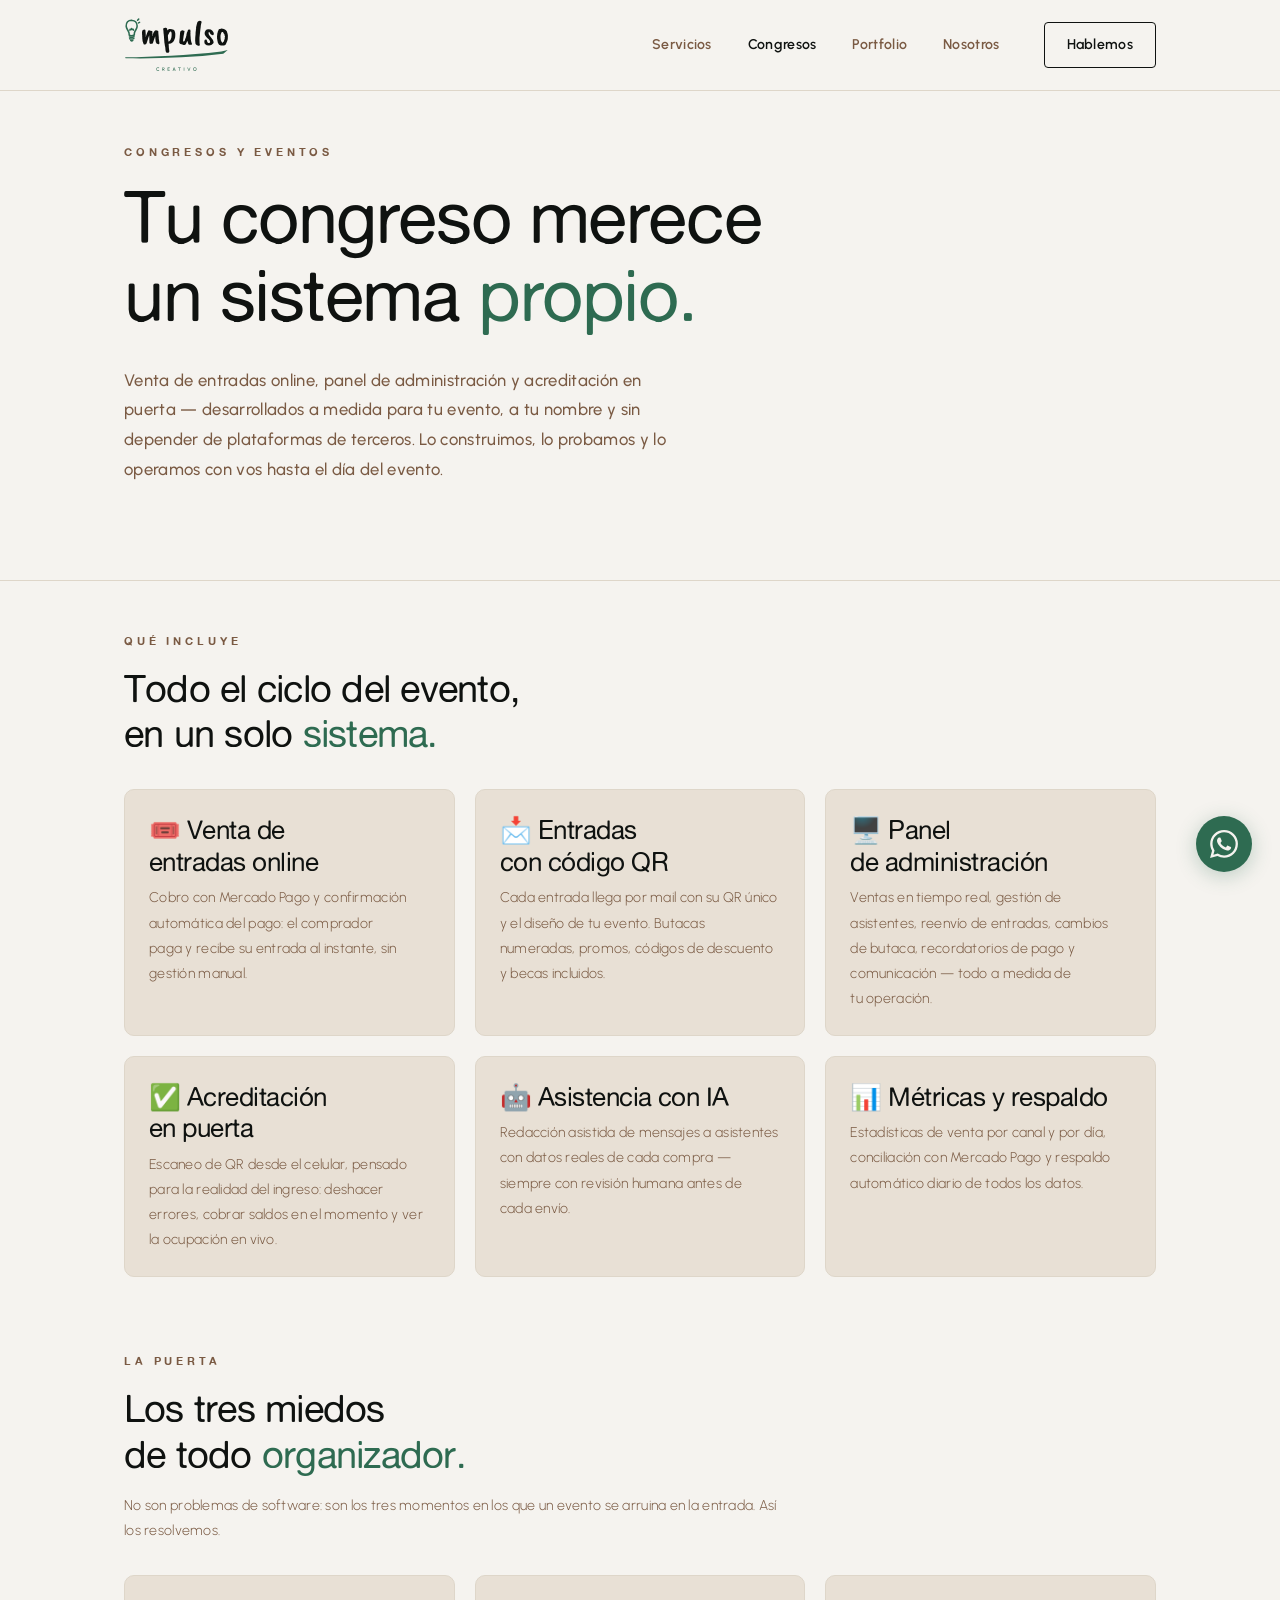
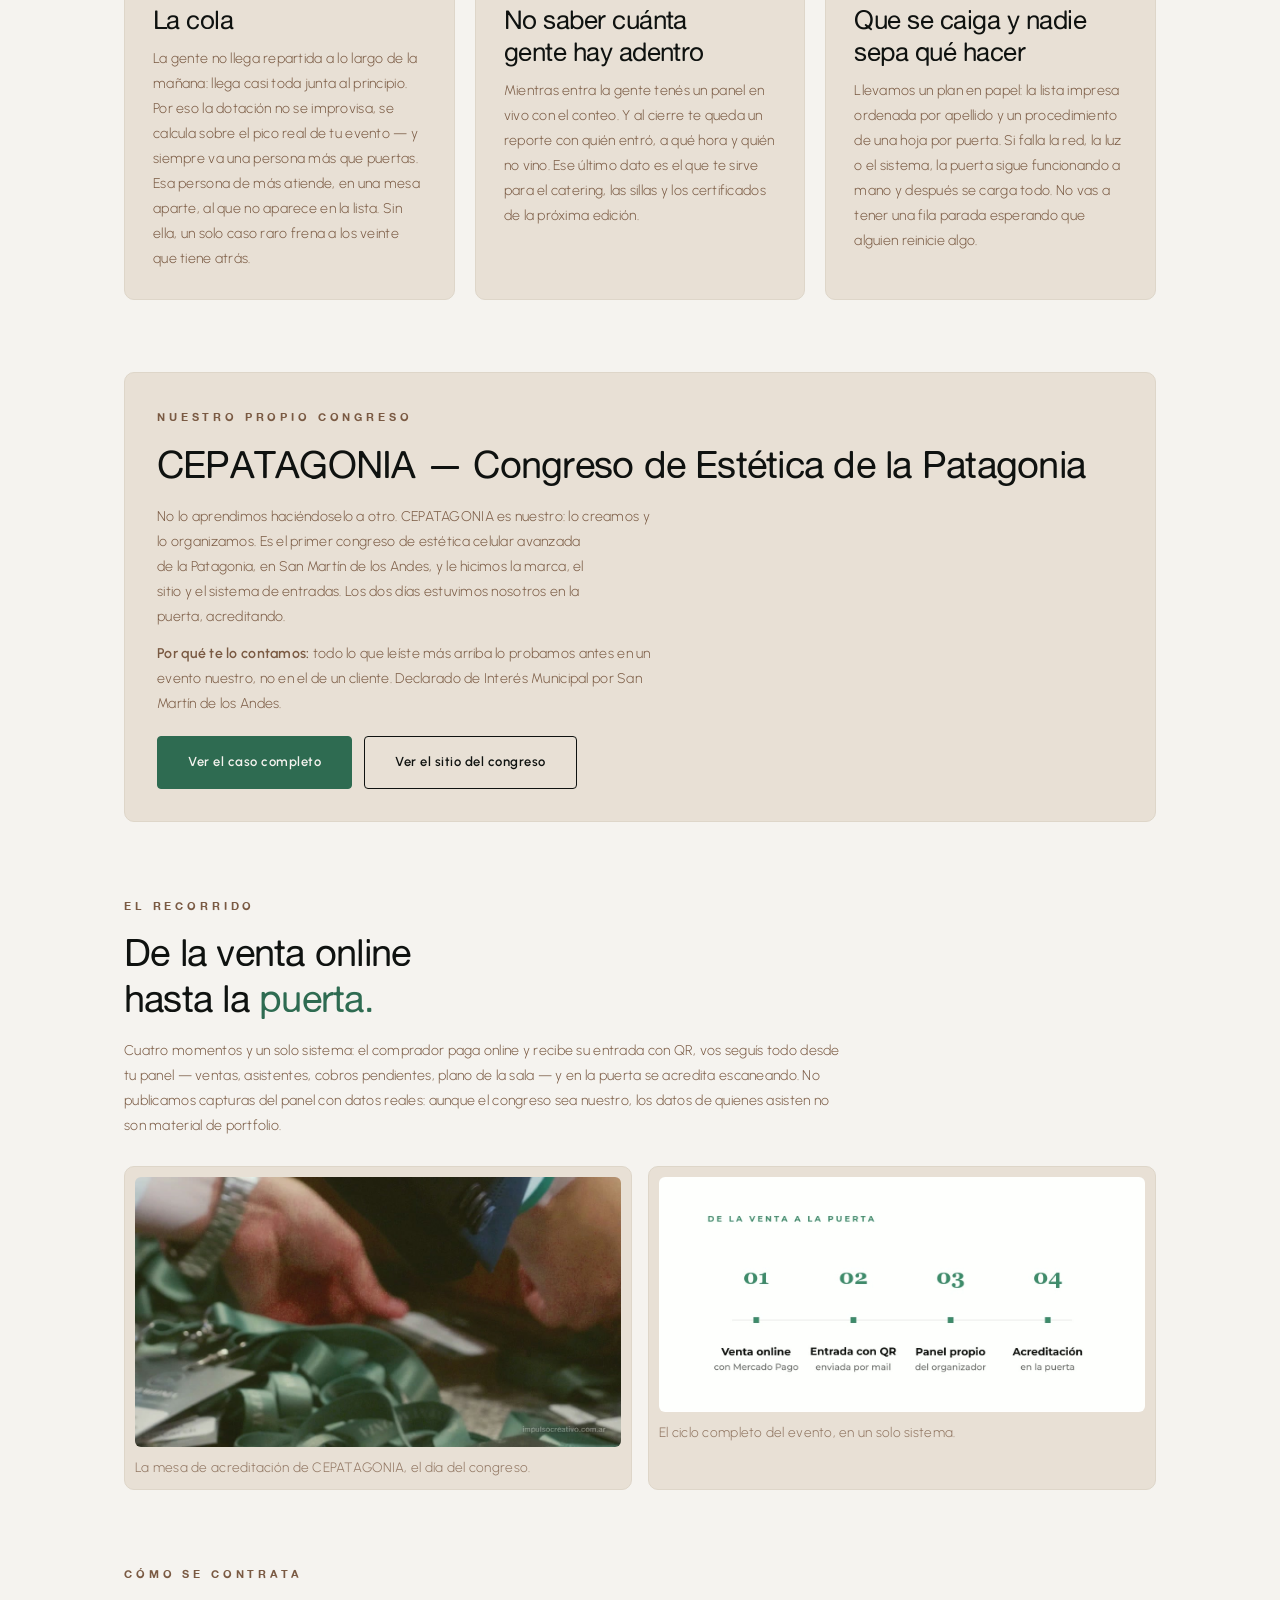
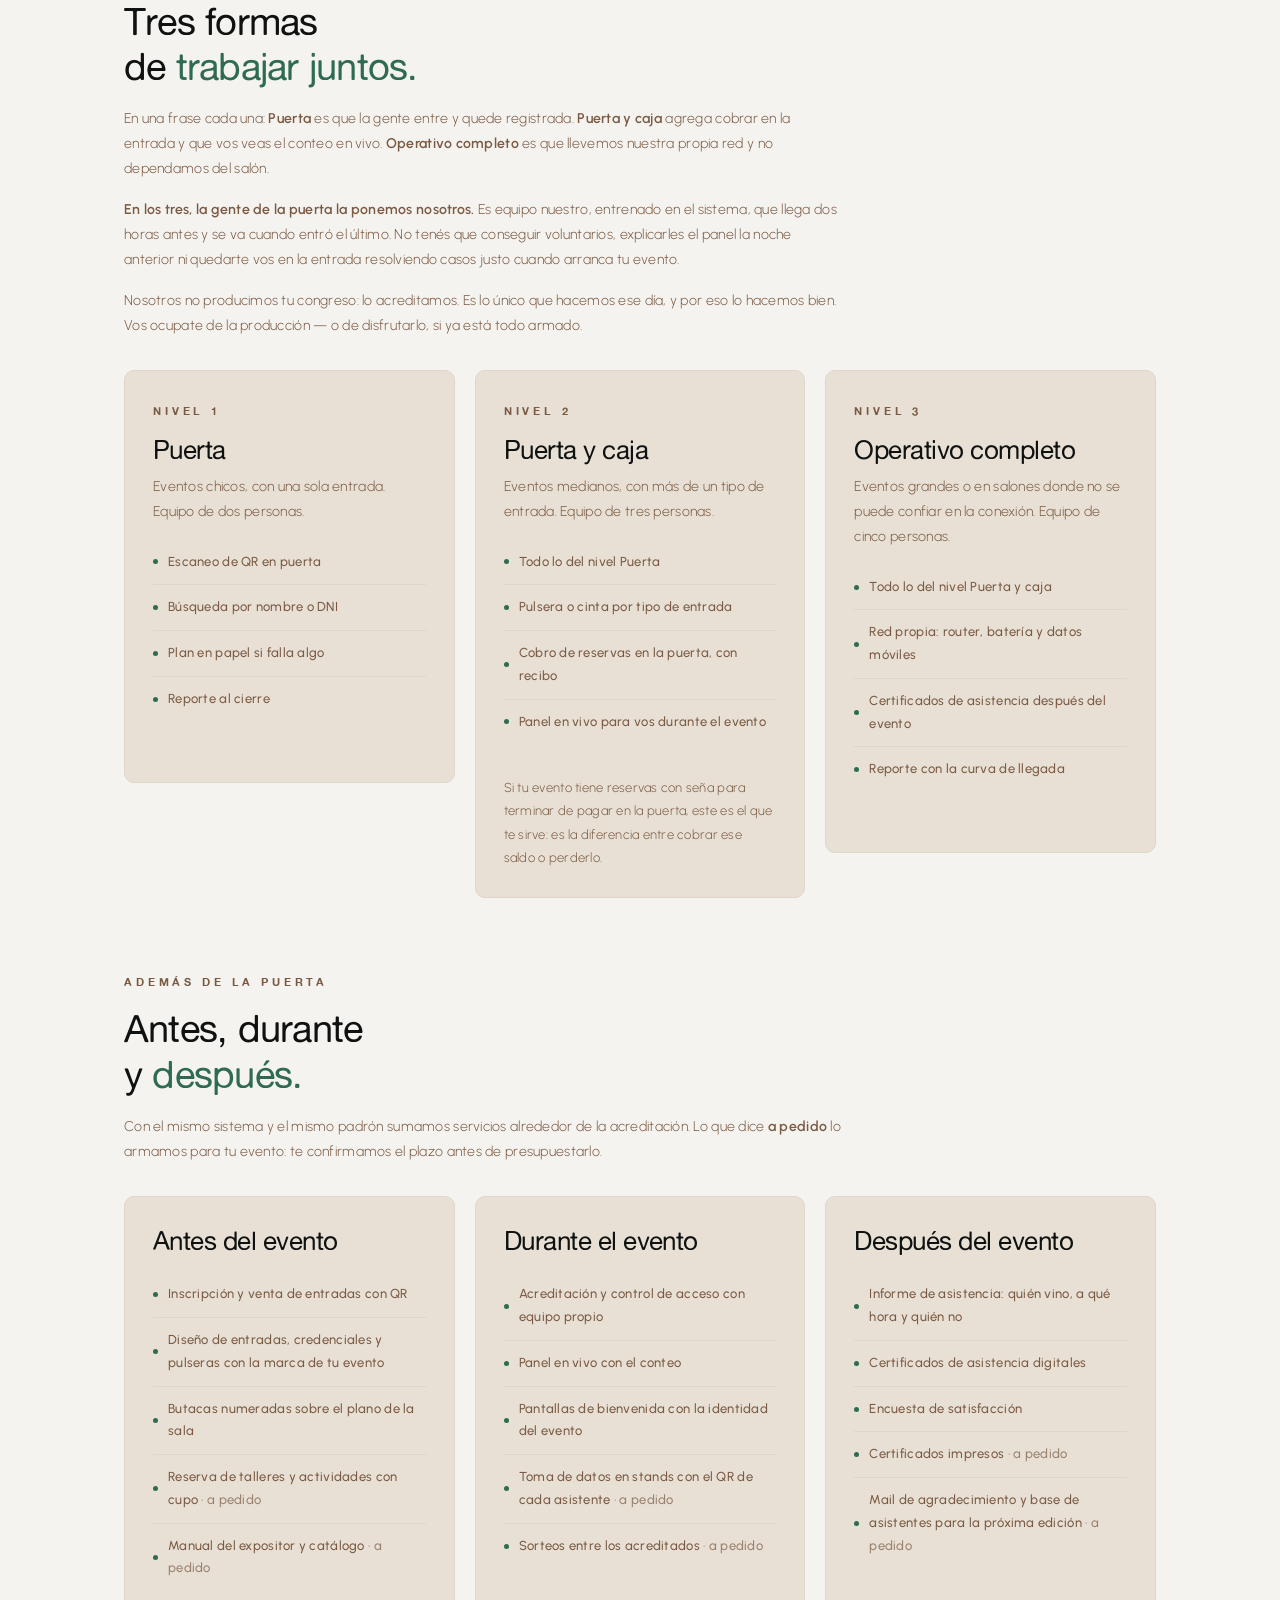
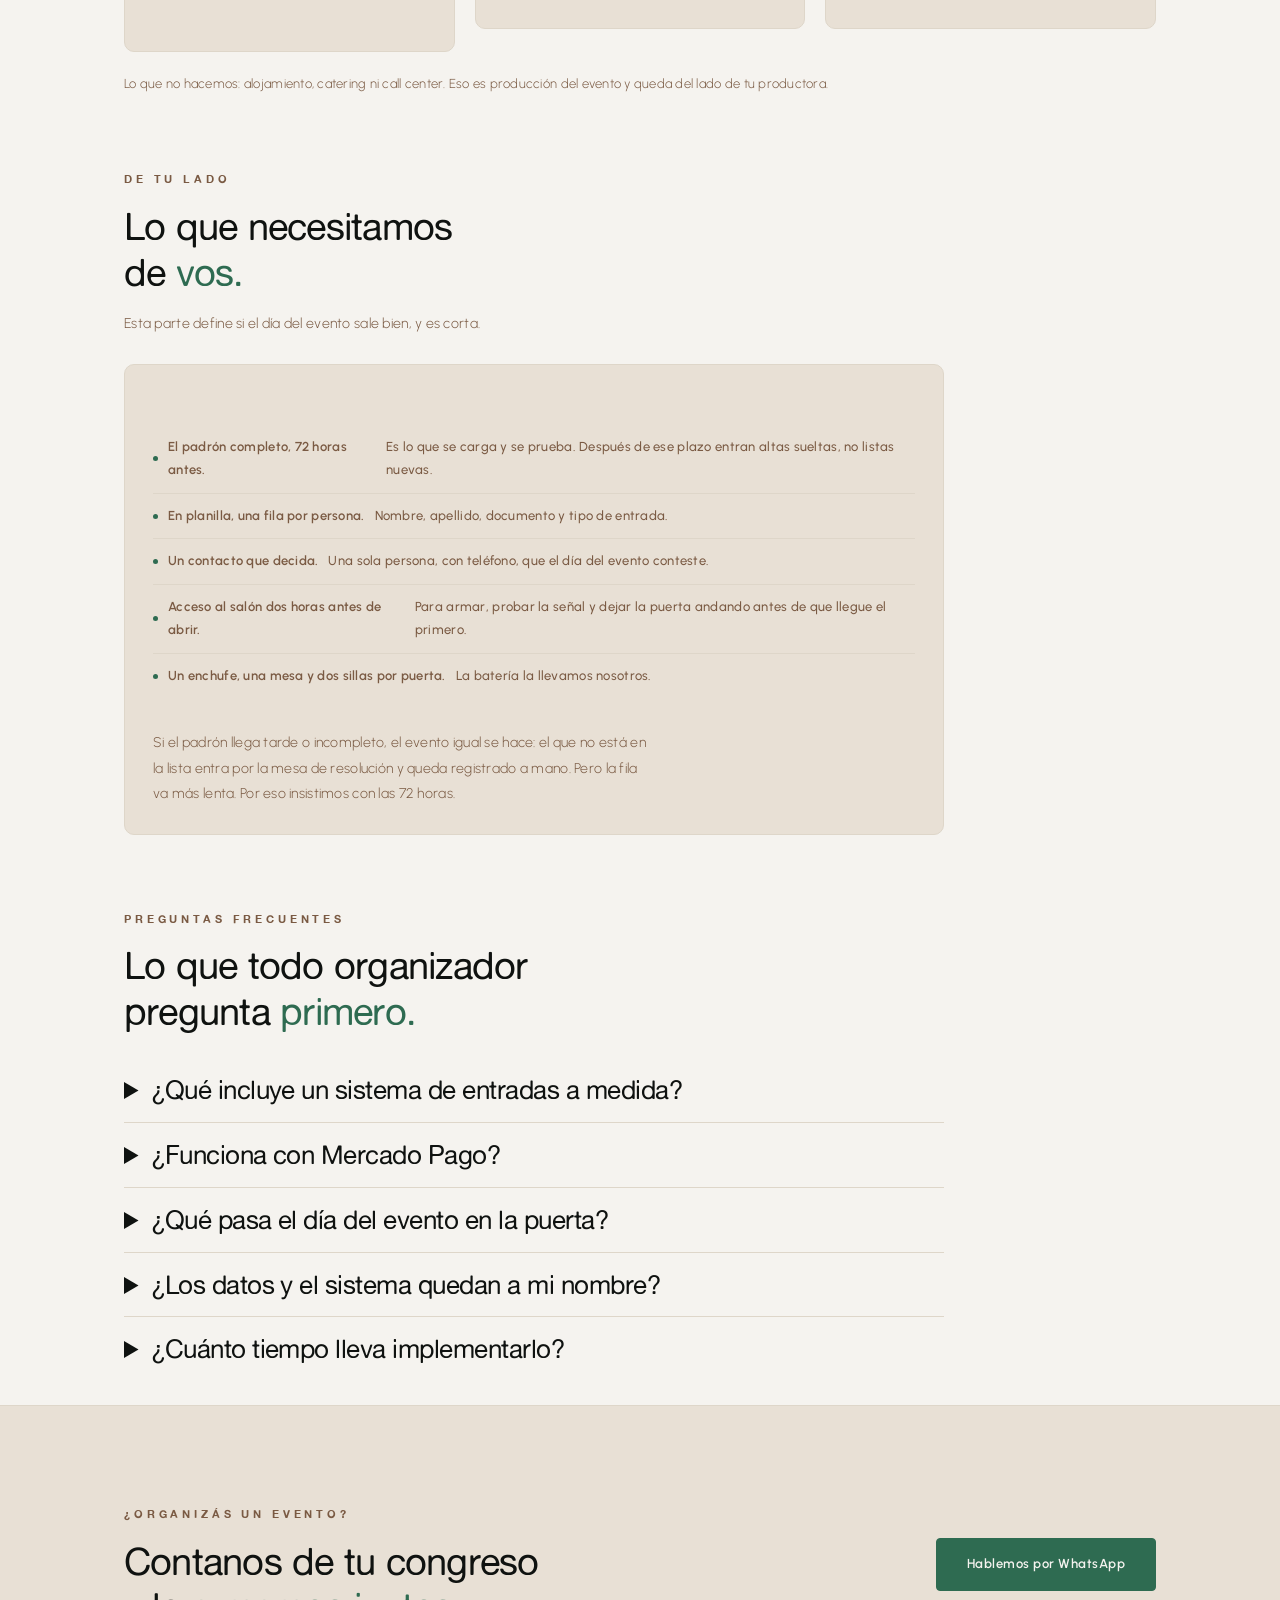
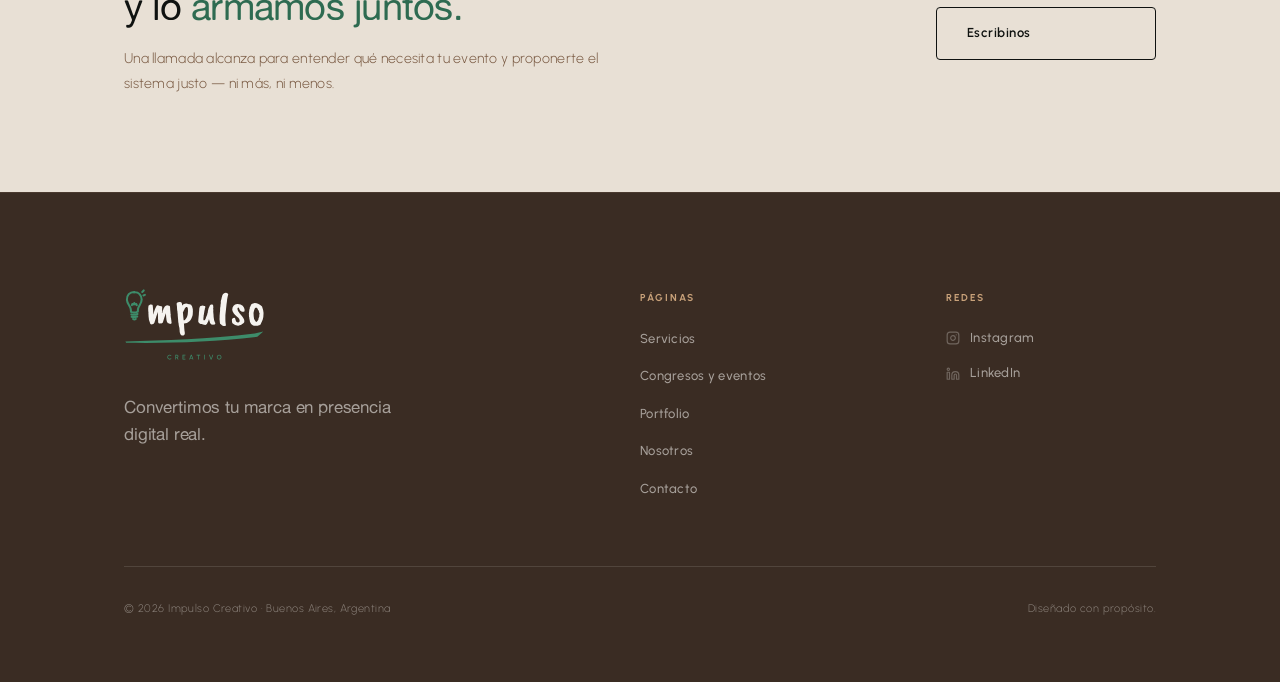
<file: congresos.html>
<!DOCTYPE html>
<html lang="es-AR">
<head>
  <meta charset="UTF-8">
  <meta name="viewport" content="width=device-width, initial-scale=1.0">

  <!-- Google Tag Manager -->
  <script>(function(w,d,s,l,i){w[l]=w[l]||[];w[l].push({'gtm.start':
  new Date().getTime(),event:'gtm.js'});var f=d.getElementsByTagName(s)[0],
  j=d.createElement(s),dl=l!='dataLayer'?'&l='+l:'';j.async=true;j.src=
  'https://www.googletagmanager.com/gtm.js?id='+i+dl;f.parentNode.insertBefore(j,f);
  })(window,document,'script','dataLayer','GTM-TH7FBZMW');</script>
  <!-- End Google Tag Manager -->

  <title>Sistemas de Entradas y Acreditación para Congresos y Eventos — Impulso Creativo</title>
  <meta name="description" content="Venta de entradas online con Mercado Pago, entradas con QR, panel de administración a medida y acreditación en puerta. Sistemas propios para congresos y eventos en Argentina — sin depender de plataformas de terceros.">
  <meta name="keywords" content="sistema de entradas para congresos, venta de entradas online Argentina, acreditación QR eventos, sistema de acreditación, plataforma de entradas propia, congresos Argentina">
  <meta name="robots" content="index, follow">
  <link rel="canonical" href="https://impulsocreativo.com.ar/congresos.html">

  <meta property="og:type" content="website">
  <meta property="og:url" content="https://impulsocreativo.com.ar/congresos.html">
  <meta property="og:title" content="Sistemas de entradas y acreditación para congresos — Impulso Creativo">
  <meta property="og:description" content="Venta online con Mercado Pago, entradas con QR, panel a medida y acreditación en puerta. Todo propio, todo a tu nombre.">
  <meta property="og:image" content="https://impulsocreativo.com.ar/assets/img/og-portfolio.jpg">
  <meta property="og:locale" content="es_AR">
  <meta property="og:site_name" content="Impulso Creativo">

  <meta name="twitter:card" content="summary_large_image">
  <meta name="twitter:title" content="Sistemas de entradas y acreditación para congresos — Impulso Creativo">
  <meta name="twitter:description" content="Venta online con Mercado Pago, entradas con QR, panel a medida y acreditación en puerta.">
  <meta name="twitter:image" content="https://impulsocreativo.com.ar/assets/img/og-portfolio.jpg">

  <link rel="preconnect" href="https://fonts.googleapis.com">
  <link rel="preconnect" href="https://fonts.gstatic.com" crossorigin>
  <link href="https://fonts.googleapis.com/css2?family=Urbanist:wght@300;400;500;600;800&display=swap" rel="stylesheet">

  <link rel="stylesheet" href="assets/css/tokens.css">
  <link rel="stylesheet" href="assets/css/base.css">
  <link rel="stylesheet" href="assets/css/page.css">

  <link rel="icon" href="favicon.ico">
  <link rel="apple-touch-icon" href="apple-touch-icon.png">

  <script type="application/ld+json">
  {
    "@context": "https://schema.org",
    "@type": "Service",
    "name": "Sistema de entradas y acreditación para congresos y eventos",
    "provider": { "@type": "Organization", "name": "Impulso Creativo", "url": "https://impulsocreativo.com.ar" },
    "areaServed": "Argentina",
    "serviceType": "Desarrollo de sistemas de venta de entradas, panel de administración y acreditación para eventos",
    "description": "Venta de entradas online con Mercado Pago, entradas con código QR, panel de administración a medida y acreditación en puerta para congresos y eventos."
  }
  </script>
  <script type="application/ld+json">
  {
    "@context": "https://schema.org",
    "@type": "FAQPage",
    "mainEntity": [
      {
        "@type": "Question",
        "name": "¿Qué incluye un sistema de entradas a medida para un congreso?",
        "acceptedAnswer": { "@type": "Answer", "text": "Incluye la venta de entradas online con Mercado Pago (con confirmación automática del pago), la emisión de cada entrada con código QR enviada por mail, un panel de administración para ver ventas y gestionar asistentes, y la acreditación por QR en la puerta el día del evento. También se pueden sumar promociones, códigos de descuento, becas y reserva de butacas numeradas." }
      },
      {
        "@type": "Question",
        "name": "¿El sistema funciona con Mercado Pago?",
        "acceptedAnswer": { "@type": "Answer", "text": "Sí. El cobro se hace online con Mercado Pago: el comprador paga y el sistema confirma el pago automáticamente, emite la entrada con su código QR y la envía por mail, sin intervención manual." }
      },
      {
        "@type": "Question",
        "name": "¿Qué pasa el día del evento en la puerta?",
        "acceptedAnswer": { "@type": "Answer", "text": "La acreditación se hace escaneando el código QR de cada entrada desde un celular. El sistema está pensado para la realidad de la puerta: permite deshacer un ingreso mal escaneado, cobrar el saldo de una reserva en el momento y ver la ocupación en vivo." }
      },
      {
        "@type": "Question",
        "name": "¿Los datos y el sistema quedan a nombre del organizador?",
        "acceptedAnswer": { "@type": "Answer", "text": "Sí. Como en todo lo que hacemos, el dominio, el código y los datos del evento quedan a nombre del organizador. No dependés de una plataforma de terceros ni de la agencia para acceder a tu propia información." }
      },
      {
        "@type": "Question",
        "name": "¿Cuánto tiempo lleva implementar el sistema?",
        "acceptedAnswer": { "@type": "Answer", "text": "Depende del tamaño del evento, pero un congreso completo puede estar vendiendo entradas online en pocas semanas. Acompañamos la operación hasta el día del evento inclusive." }
      }
    ]
  }
  </script>
</head>
<body>
<!-- Google Tag Manager (noscript) -->
<noscript><iframe src="https://www.googletagmanager.com/ns.html?id=GTM-TH7FBZMW"
height="0" width="0" style="display:none;visibility:hidden"></iframe></noscript>
<!-- End Google Tag Manager (noscript) -->

<a class="skip-link" href="#main">Ir al contenido</a>

<header class="site-header" id="site-header">
  <div class="wrapper nav-inner">
    <a href="index.html" class="nav-logo" aria-label="Impulso Creativo — Inicio">
      <img src="assets/img/logo-negro.svg" alt="Impulso Creativo" class="nav-logo-img">
    </a>
    <nav aria-label="Navegación principal">
      <ul class="nav-links" id="nav-links" role="list">
        <li><a href="servicios.html">Servicios</a></li>
        <li><a href="congresos.html" aria-current="page">Congresos</a></li>
        <li><a href="portfolio.html">Portfolio</a></li>
        <li><a href="nosotros.html">Nosotros</a></li>
        <li><a href="contacto.html" class="btn btn-primary nav-cta">Hablemos</a></li>
      </ul>
    </nav>
    <button class="nav-toggle" id="nav-toggle" aria-expanded="false" aria-controls="nav-links" aria-label="Abrir menú">
      <span></span><span></span><span></span>
    </button>
  </div>
</header>

<main id="main">

  <!-- ── PAGE HERO ── -->
  <section class="page-hero">
    <div class="wrapper">
      <p class="label reveal">Congresos y Eventos</p>
      <h1 class="h-display page-hero-title reveal" style="--delay:.1s">
        Tu congreso merece<br>un sistema <em>propio.</em>
      </h1>
      <p class="body-text page-hero-desc reveal" style="--delay:.2s">
        Venta de entradas online, panel de administración y acreditación en puerta — desarrollados a medida para tu evento, a tu nombre y sin depender de plataformas de terceros. Lo construimos, lo probamos y lo operamos con vos hasta el día del evento.
      </p>
    </div>
  </section>

  <!-- ── QUÉ INCLUYE ── -->
  <section aria-labelledby="incluye-heading" style="padding: 48px 0 24px">
    <div class="wrapper">
      <div class="reveal">
        <p class="label">Qué incluye</p>
        <h2 id="incluye-heading" class="h-section" style="margin-top:12px">Todo el ciclo del evento,<br>en un solo <em>sistema.</em></h2>
      </div>
      <div style="display:grid; gap:20px; grid-template-columns:repeat(auto-fit, minmax(260px, 1fr)); margin-top:32px">
        <div class="card reveal" style="padding:24px">
          <h3 class="h-card">🎟️ Venta de entradas online</h3>
          <p class="body-text" style="margin-top:8px">Cobro con Mercado Pago y confirmación automática del pago: el comprador paga y recibe su entrada al instante, sin gestión manual.</p>
        </div>
        <div class="card reveal" style="padding:24px; --delay:.05s">
          <h3 class="h-card">📩 Entradas con código QR</h3>
          <p class="body-text" style="margin-top:8px">Cada entrada llega por mail con su QR único y el diseño de tu evento. Butacas numeradas, promos, códigos de descuento y becas incluidos.</p>
        </div>
        <div class="card reveal" style="padding:24px; --delay:.1s">
          <h3 class="h-card">🖥️ Panel de administración</h3>
          <p class="body-text" style="margin-top:8px">Ventas en tiempo real, gestión de asistentes, reenvío de entradas, cambios de butaca, recordatorios de pago y comunicación — todo a medida de tu operación.</p>
        </div>
        <div class="card reveal" style="padding:24px; --delay:.15s">
          <h3 class="h-card">✅ Acreditación en puerta</h3>
          <p class="body-text" style="margin-top:8px">Escaneo de QR desde el celular, pensado para la realidad del ingreso: deshacer errores, cobrar saldos en el momento y ver la ocupación en vivo.</p>
        </div>
        <div class="card reveal" style="padding:24px; --delay:.2s">
          <h3 class="h-card">🤖 Asistencia con IA</h3>
          <p class="body-text" style="margin-top:8px">Redacción asistida de mensajes a asistentes con datos reales de cada compra — siempre con revisión humana antes de cada envío.</p>
        </div>
        <div class="card reveal" style="padding:24px; --delay:.25s">
          <h3 class="h-card">📊 Métricas y respaldo</h3>
          <p class="body-text" style="margin-top:8px">Estadísticas de venta por canal y por día, conciliación con Mercado Pago y respaldo automático diario de todos los datos.</p>
        </div>
      </div>
    </div>
  </section>

  <!-- ── LOS TRES MIEDOS ── -->
  <section aria-labelledby="miedos-heading" style="padding: 48px 0 24px">
    <div class="wrapper">
      <div class="reveal">
        <p class="label">La puerta</p>
        <h2 id="miedos-heading" class="h-section" style="margin-top:12px">Los tres miedos<br>de todo <em>organizador.</em></h2>
        <p class="body-text" style="margin-top:16px; max-width:720px">
          No son problemas de software: son los tres momentos en los que un evento se arruina en la entrada. Así los resolvemos.
        </p>
      </div>
      <div style="display:grid; gap:20px; grid-template-columns:repeat(auto-fit, minmax(280px, 1fr)); margin-top:32px">
        <div class="card reveal" style="padding:28px">
          <h3 class="h-card">La cola</h3>
          <p class="body-text" style="margin-top:10px">La gente no llega repartida a lo largo de la mañana: llega casi toda junta al principio. Por eso la dotación no se improvisa, se calcula sobre el pico real de tu evento — y siempre va una persona más que puertas. Esa persona de más atiende, en una mesa aparte, al que no aparece en la lista. Sin ella, un solo caso raro frena a los veinte que tiene atrás.</p>
        </div>
        <div class="card reveal" style="padding:28px; --delay:.05s">
          <h3 class="h-card">No saber cuánta gente hay adentro</h3>
          <p class="body-text" style="margin-top:10px">Mientras entra la gente tenés un panel en vivo con el conteo. Y al cierre te queda un reporte con quién entró, a qué hora y quién no vino. Ese último dato es el que te sirve para el catering, las sillas y los certificados de la próxima edición.</p>
        </div>
        <div class="card reveal" style="padding:28px; --delay:.1s">
          <h3 class="h-card">Que se caiga y nadie sepa qué hacer</h3>
          <p class="body-text" style="margin-top:10px">Llevamos un plan en papel: la lista impresa ordenada por apellido y un procedimiento de una hoja por puerta. Si falla la red, la luz o el sistema, la puerta sigue funcionando a mano y después se carga todo. No vas a tener una fila parada esperando que alguien reinicie algo.</p>
        </div>
      </div>
    </div>
  </section>

  <!-- ── CASO ── -->
  <section aria-labelledby="caso-heading" style="padding: 48px 0 24px">
    <div class="wrapper">
      <div class="card reveal" style="padding:32px">
        <p class="label">Nuestro propio congreso</p>
        <h2 id="caso-heading" class="h-section" style="margin-top:12px">CEPATAGONIA — Congreso de Estética de la Patagonia</h2>
        <p class="body-text" style="margin-top:16px">
          No lo aprendimos haciéndoselo a otro. CEPATAGONIA es nuestro: lo creamos y lo organizamos. Es el primer congreso de estética celular avanzada de la Patagonia, en San Martín de los Andes, y le hicimos la marca, el sitio y el sistema de entradas. Los dos días estuvimos nosotros en la puerta, acreditando.
        </p>
        <p class="body-text" style="margin-top:12px">
          <strong>Por qué te lo contamos:</strong> todo lo que leíste más arriba lo probamos antes en un evento nuestro, no en el de un cliente. Declarado de Interés Municipal por San Martín de los Andes.
        </p>
        <div style="display:flex; gap:12px; flex-wrap:wrap; margin-top:20px">
          <a href="cepatagonia.html" class="btn btn-primary">Ver el caso completo</a>
          <a href="https://cepatagonia.com" class="btn btn-outline" target="_blank" rel="noopener noreferrer">Ver el sitio del congreso</a>
        </div>
      </div>
    </div>
  </section>

  <!-- ── GALERÍA DEL SISTEMA ── -->
  <section aria-labelledby="galeria-heading" style="padding: 48px 0 24px">
    <div class="wrapper">
      <div class="reveal">
        <p class="label">El recorrido</p>
        <h2 id="galeria-heading" class="h-section" style="margin-top:12px">De la venta online<br>hasta la <em>puerta.</em></h2>
        <p class="body-text" style="margin-top:16px; max-width:720px">Cuatro momentos y un solo sistema: el comprador paga online y recibe su entrada con QR, vos seguís todo desde tu panel — ventas, asistentes, cobros pendientes, plano de la sala — y en la puerta se acredita escaneando. No publicamos capturas del panel con datos reales: aunque el congreso sea nuestro, los datos de quienes asisten no son material de portfolio.</p>
      </div>
      <div style="display:grid; gap:16px; grid-template-columns:repeat(auto-fit, minmax(300px, 1fr)); margin-top:28px">
        <figure class="card reveal" style="padding:10px; margin:0">
          <img src="assets/img/portfolio/acreditacion-puerta.jpg" alt="Credenciales con cinta verde sobre la mesa de acreditación del congreso, una mano buscando la que corresponde" loading="lazy" style="width:100%; border-radius:6px; display:block">
          <figcaption class="body-text" style="font-size:.85rem; margin-top:8px; opacity:.8">La mesa de acreditación de CEPATAGONIA, el día del congreso.</figcaption>
        </figure>
        <figure class="card reveal" style="padding:10px; margin:0; --delay:.08s">
          <img src="assets/img/portfolio/sistema-flujo.jpg" alt="Esquema del recorrido del sistema: venta online, entrada con QR, panel del organizador y acreditación en puerta" loading="lazy" style="width:100%; border-radius:6px; display:block">
          <figcaption class="body-text" style="font-size:.85rem; margin-top:8px; opacity:.8">El ciclo completo del evento, en un solo sistema.</figcaption>
        </figure>
      </div>
    </div>
  </section>

  <!-- ── NIVELES DE SERVICIO ── -->
  <section aria-labelledby="niveles-heading" style="padding: 48px 0 24px">
    <div class="wrapper">
      <div class="reveal">
        <p class="label">Cómo se contrata</p>
        <h2 id="niveles-heading" class="h-section" style="margin-top:12px">Tres formas<br>de <em>trabajar juntos.</em></h2>
        <p class="body-text" style="margin-top:16px; max-width:720px">
          En una frase cada una: <strong>Puerta</strong> es que la gente entre y quede registrada. <strong>Puerta y caja</strong> agrega cobrar en la entrada y que vos veas el conteo en vivo. <strong>Operativo completo</strong> es que llevemos nuestra propia red y no dependamos del salón.
        </p>
        <p class="body-text" style="margin-top:16px; max-width:720px">
          <strong>En los tres, la gente de la puerta la ponemos nosotros.</strong> Es equipo nuestro, entrenado en el sistema, que llega dos horas antes y se va cuando entró el último. No tenés que conseguir voluntarios, explicarles el panel la noche anterior ni quedarte vos en la entrada resolviendo casos justo cuando arranca tu evento.
        </p>
        <p class="body-text" style="margin-top:16px; max-width:720px">
          Nosotros no producimos tu congreso: lo acreditamos. Es lo único que hacemos ese día, y por eso lo hacemos bien. Vos ocupate de la producción — o de disfrutarlo, si ya está todo armado.
        </p>
      </div>
      <div style="display:grid; gap:20px; grid-template-columns:repeat(auto-fit, minmax(280px, 1fr)); margin-top:32px; align-items:start">

        <div class="card reveal" style="padding:28px">
          <p class="label">Nivel 1</p>
          <h3 class="h-card" style="margin-top:10px">Puerta</h3>
          <p class="body-text" style="margin-top:8px">Eventos chicos, con una sola entrada. Equipo de dos personas.</p>
          <ul class="service-includes" style="margin-top:16px">
            <li>Escaneo de QR en puerta</li>
            <li>Búsqueda por nombre o DNI</li>
            <li>Plan en papel si falla algo</li>
            <li>Reporte al cierre</li>
          </ul>
        </div>

        <div class="card reveal" style="padding:28px; --delay:.05s">
          <p class="label">Nivel 2</p>
          <h3 class="h-card" style="margin-top:10px">Puerta y caja</h3>
          <p class="body-text" style="margin-top:8px">Eventos medianos, con más de un tipo de entrada. Equipo de tres personas.</p>
          <ul class="service-includes" style="margin-top:16px">
            <li>Todo lo del nivel Puerta</li>
            <li>Pulsera o cinta por tipo de entrada</li>
            <li>Cobro de reservas en la puerta, con recibo</li>
            <li>Panel en vivo para vos durante el evento</li>
          </ul>
          <p class="body-text" style="margin-top:14px; font-size:var(--text-sm)">Si tu evento tiene reservas con seña para terminar de pagar en la puerta, este es el que te sirve: es la diferencia entre cobrar ese saldo o perderlo.</p>
        </div>

        <div class="card reveal" style="padding:28px; --delay:.1s">
          <p class="label">Nivel 3</p>
          <h3 class="h-card" style="margin-top:10px">Operativo completo</h3>
          <p class="body-text" style="margin-top:8px">Eventos grandes o en salones donde no se puede confiar en la conexión. Equipo de cinco personas.</p>
          <ul class="service-includes" style="margin-top:16px">
            <li>Todo lo del nivel Puerta y caja</li>
            <li>Red propia: router, batería y datos móviles</li>
            <li>Certificados de asistencia después del evento</li>
            <li>Reporte con la curva de llegada</li>
          </ul>
        </div>

      </div>
    </div>
  </section>

  <!-- ── ANTES, DURANTE Y DESPUÉS ── -->
  <section aria-labelledby="ciclo-heading" style="padding: 48px 0 24px">
    <div class="wrapper">
      <div class="reveal">
        <p class="label">Además de la puerta</p>
        <h2 id="ciclo-heading" class="h-section" style="margin-top:12px">Antes, durante<br>y <em>después.</em></h2>
        <p class="body-text" style="margin-top:16px; max-width:720px">
          Con el mismo sistema y el mismo padrón sumamos servicios alrededor de la acreditación. Lo que dice <strong>a pedido</strong> lo armamos para tu evento: te confirmamos el plazo antes de presupuestarlo.
        </p>
      </div>
      <div style="display:grid; gap:20px; grid-template-columns:repeat(auto-fit, minmax(280px, 1fr)); margin-top:32px; align-items:start">

        <div class="card reveal" style="padding:28px">
          <h3 class="h-card">Antes del evento</h3>
          <ul class="service-includes" style="margin-top:16px">
            <li>Inscripción y venta de entradas con QR</li>
            <li>Diseño de entradas, credenciales y pulseras con la marca de tu evento</li>
            <li>Butacas numeradas sobre el plano de la sala</li>
            <li><span>Reserva de talleres y actividades con cupo <span style="opacity:.7; font-size:var(--text-sm)">· a pedido</span></span></li>
            <li><span>Manual del expositor y catálogo <span style="opacity:.7; font-size:var(--text-sm)">· a pedido</span></span></li>
          </ul>
        </div>

        <div class="card reveal" style="padding:28px; --delay:.05s">
          <h3 class="h-card">Durante el evento</h3>
          <ul class="service-includes" style="margin-top:16px">
            <li>Acreditación y control de acceso con equipo propio</li>
            <li>Panel en vivo con el conteo</li>
            <li>Pantallas de bienvenida con la identidad del evento</li>
            <li><span>Toma de datos en stands con el QR de cada asistente <span style="opacity:.7; font-size:var(--text-sm)">· a pedido</span></span></li>
            <li><span>Sorteos entre los acreditados <span style="opacity:.7; font-size:var(--text-sm)">· a pedido</span></span></li>
          </ul>
        </div>

        <div class="card reveal" style="padding:28px; --delay:.1s">
          <h3 class="h-card">Después del evento</h3>
          <ul class="service-includes" style="margin-top:16px">
            <li>Informe de asistencia: quién vino, a qué hora y quién no</li>
            <li>Certificados de asistencia digitales</li>
            <li>Encuesta de satisfacción</li>
            <li><span>Certificados impresos <span style="opacity:.7; font-size:var(--text-sm)">· a pedido</span></span></li>
            <li><span>Mail de agradecimiento y base de asistentes para la próxima edición <span style="opacity:.7; font-size:var(--text-sm)">· a pedido</span></span></li>
          </ul>
        </div>

      </div>
      <p class="body-text reveal" style="margin-top:20px; max-width:720px; font-size:var(--text-sm)">
        Lo que no hacemos: alojamiento, catering ni call center. Eso es producción del evento y queda del lado de tu productora.
      </p>
    </div>
  </section>

  <!-- ── QUÉ NECESITAMOS ── -->
  <section aria-labelledby="necesitamos-heading" style="padding: 48px 0 24px">
    <div class="wrapper">
      <div class="reveal">
        <p class="label">De tu lado</p>
        <h2 id="necesitamos-heading" class="h-section" style="margin-top:12px">Lo que necesitamos<br>de <em>vos.</em></h2>
        <p class="body-text" style="margin-top:16px; max-width:720px">
          Esta parte define si el día del evento sale bien, y es corta.
        </p>
      </div>
      <div class="card reveal" style="padding:28px; margin-top:28px; max-width:820px">
        <ul class="service-includes">
          <li><strong>El padrón completo, 72 horas antes.</strong> Es lo que se carga y se prueba. Después de ese plazo entran altas sueltas, no listas nuevas.</li>
          <li><strong>En planilla, una fila por persona.</strong> Nombre, apellido, documento y tipo de entrada.</li>
          <li><strong>Un contacto que decida.</strong> Una sola persona, con teléfono, que el día del evento conteste.</li>
          <li><strong>Acceso al salón dos horas antes de abrir.</strong> Para armar, probar la señal y dejar la puerta andando antes de que llegue el primero.</li>
          <li><strong>Un enchufe, una mesa y dos sillas por puerta.</strong> La batería la llevamos nosotros.</li>
        </ul>
        <p class="body-text" style="margin-top:18px">
          Si el padrón llega tarde o incompleto, el evento igual se hace: el que no está en la lista entra por la mesa de resolución y queda registrado a mano. Pero la fila va más lenta. Por eso insistimos con las 72 horas.
        </p>
      </div>
    </div>
  </section>

  <!-- ── FAQ ── -->
  <section aria-labelledby="faq-heading" style="padding: 48px 0 24px">
    <div class="wrapper">
      <div class="reveal">
        <p class="label">Preguntas frecuentes</p>
        <h2 id="faq-heading" class="h-section" style="margin-top:12px">Lo que todo organizador<br>pregunta <em>primero.</em></h2>
      </div>
      <div class="reveal" style="margin-top:24px; max-width:820px">
        <details style="border-bottom:1px solid var(--borde); padding:16px 0">
          <summary class="h-card" style="cursor:pointer">¿Qué incluye un sistema de entradas a medida?</summary>
          <p class="body-text" style="margin-top:10px">Venta online con Mercado Pago y confirmación automática, entradas con QR enviadas por mail, panel de administración para ver ventas y gestionar asistentes, y acreditación por QR en puerta. Se suman promociones, códigos de descuento, becas y butacas numeradas según el evento.</p>
        </details>
        <details style="border-bottom:1px solid var(--borde); padding:16px 0">
          <summary class="h-card" style="cursor:pointer">¿Funciona con Mercado Pago?</summary>
          <p class="body-text" style="margin-top:10px">Sí: el comprador paga online, el sistema confirma el pago automáticamente, emite la entrada y la envía por mail — sin intervención manual.</p>
        </details>
        <details style="border-bottom:1px solid var(--borde); padding:16px 0">
          <summary class="h-card" style="cursor:pointer">¿Qué pasa el día del evento en la puerta?</summary>
          <p class="body-text" style="margin-top:10px">Acreditación escaneando el QR desde un celular, pensada para la realidad del ingreso: se puede deshacer un escaneo erróneo, cobrar el saldo de una reserva en el momento y seguir la ocupación en vivo.</p>
        </details>
        <details style="border-bottom:1px solid var(--borde); padding:16px 0">
          <summary class="h-card" style="cursor:pointer">¿Los datos y el sistema quedan a mi nombre?</summary>
          <p class="body-text" style="margin-top:10px">Sí. Dominio, código y datos del evento quedan del organizador — como todo lo que hacemos. No dependés de una plataforma de terceros para acceder a tu propia información.</p>
        </details>
        <details style="padding:16px 0">
          <summary class="h-card" style="cursor:pointer">¿Cuánto tiempo lleva implementarlo?</summary>
          <p class="body-text" style="margin-top:10px">Depende del tamaño del evento, pero un congreso completo puede estar vendiendo entradas online en pocas semanas. Acompañamos la operación hasta el día del evento inclusive.</p>
        </details>
      </div>
    </div>
  </section>

  <!-- ── CTA ── -->
  <section class="section-cta-next" aria-labelledby="cta-eventos-heading">
    <div class="wrapper cta-next-inner reveal">
      <div class="cta-next-text">
        <p class="label">¿Organizás un evento?</p>
        <h2 id="cta-eventos-heading" class="h-section" style="margin-top:12px">
          Contanos de tu congreso<br>y lo <em>armamos juntos.</em>
        </h2>
        <p class="body-text" style="margin-top:16px">
          Una llamada alcanza para entender qué necesita tu evento y proponerte el sistema justo — ni más, ni menos.
        </p>
      </div>
      <div class="cta-next-actions">
        <a href="https://wa.me/5491130450713?text=%C2%A1Hola!%20Organizo%20un%20evento%20y%20me%20interesa%20el%20sistema%20de%20entradas%20y%20acreditaci%C3%B3n." class="btn btn-primary btn-lg" target="_blank" rel="noopener noreferrer">Hablemos por WhatsApp</a>
        <a href="contacto.html?servicio=web" class="btn btn-outline">Escribinos</a>
      </div>
    </div>
  </section>

</main>

<footer class="site-footer">
  <div class="wrapper">
    <div class="footer-top">
      <div class="footer-brand">
        <a href="index.html"><img src="assets/img/logo-marfil.svg" alt="Impulso Creativo" class="nav-logo-img"></a>
        <p class="footer-tagline">Convertimos tu marca en presencia digital real.</p>
      </div>
      <div>
        <p class="footer-col-title">Páginas</p>
        <ul class="footer-links-list" role="list">
          <li><a href="servicios.html">Servicios</a></li>
          <li><a href="congresos.html">Congresos y eventos</a></li>
          <li><a href="portfolio.html">Portfolio</a></li>
          <li><a href="nosotros.html">Nosotros</a></li>
          <li><a href="contacto.html">Contacto</a></li>
        </ul>
      </div>
      <div>
        <p class="footer-col-title">Redes</p>
        <div class="footer-social">
          <a href="https://instagram.com/impulsocreativo.ba" target="_blank" rel="noopener noreferrer">
            <svg width="16" height="16" viewBox="0 0 24 24" fill="none" stroke="currentColor" stroke-width="2" stroke-linecap="round" stroke-linejoin="round" aria-hidden="true"><rect x="2" y="2" width="20" height="20" rx="5"/><path d="M16 11.37A4 4 0 1 1 12.63 8 4 4 0 0 1 16 11.37z"/><line x1="17.5" y1="6.5" x2="17.51" y2="6.5"/></svg>
            Instagram
          </a>
          <a href="https://linkedin.com/company/impulsocreativo-ba" target="_blank" rel="noopener noreferrer">
            <svg width="16" height="16" viewBox="0 0 24 24" fill="none" stroke="currentColor" stroke-width="2" stroke-linecap="round" stroke-linejoin="round" aria-hidden="true"><path d="M16 8a6 6 0 0 1 6 6v7h-4v-7a2 2 0 0 0-2-2 2 2 0 0 0-2 2v7h-4v-7a6 6 0 0 1 6-6z"/><rect x="2" y="9" width="4" height="12"/><circle cx="4" cy="4" r="2"/></svg>
            LinkedIn
          </a>
        </div>
      </div>
    </div>
    <div class="footer-bottom">
      <p class="footer-copy">© 2026 Impulso Creativo · Buenos Aires, Argentina</p>
      <p class="footer-copy">Diseñado con propósito.</p>
    </div>
  </div>
</footer>

<a href="https://wa.me/5491130450713?text=%C2%A1Hola!%20Organizo%20un%20evento%20y%20me%20interesa%20el%20sistema%20de%20entradas%20y%20acreditaci%C3%B3n." class="whatsapp-float" target="_blank" rel="noopener noreferrer" aria-label="Contactar por WhatsApp">
  <svg viewBox="0 0 24 24" fill="#F5F3EF" aria-hidden="true"><path d="M17.472 14.382c-.297-.149-1.758-.867-2.03-.967-.273-.099-.471-.148-.67.15-.197.297-.767.966-.94 1.164-.173.199-.347.223-.644.075-.297-.15-1.255-.463-2.39-1.475-.883-.788-1.48-1.761-1.653-2.059-.173-.297-.018-.458.13-.606.134-.133.298-.347.446-.52.149-.174.198-.298.298-.497.099-.198.05-.371-.025-.52-.075-.149-.669-1.612-.916-2.207-.242-.579-.487-.5-.669-.51-.173-.008-.371-.01-.57-.01-.198 0-.52.074-.792.372-.272.297-1.04 1.016-1.04 2.479 0 1.462 1.065 2.875 1.213 3.074.149.198 2.096 3.2 5.077 4.487.709.306 1.262.489 1.694.625.712.227 1.36.195 1.871.118.571-.085 1.758-.719 2.006-1.413.248-.694.248-1.289.173-1.413-.074-.124-.272-.198-.57-.347m-5.421 7.403h-.004a9.87 9.87 0 0 1-5.031-1.378l-.361-.214-3.741.982.998-3.648-.235-.374a9.86 9.86 0 0 1-1.51-5.26c.001-5.45 4.436-9.884 9.888-9.884 2.64 0 5.122 1.03 6.988 2.898a9.825 9.825 0 0 1 2.893 6.994c-.003 5.45-4.437 9.884-9.885 9.884m8.413-18.297A11.815 11.815 0 0 0 12.05 0C5.495 0 .16 5.335.157 11.892c0 2.096.547 4.142 1.588 5.945L.057 24l6.305-1.654a11.882 11.882 0 0 0 5.683 1.448h.005c6.554 0 11.89-5.335 11.893-11.893a11.821 11.821 0 0 0-3.48-8.413Z"/></svg>
</a>

<script src="assets/js/main.js"></script>
</body>
</html>
</file>
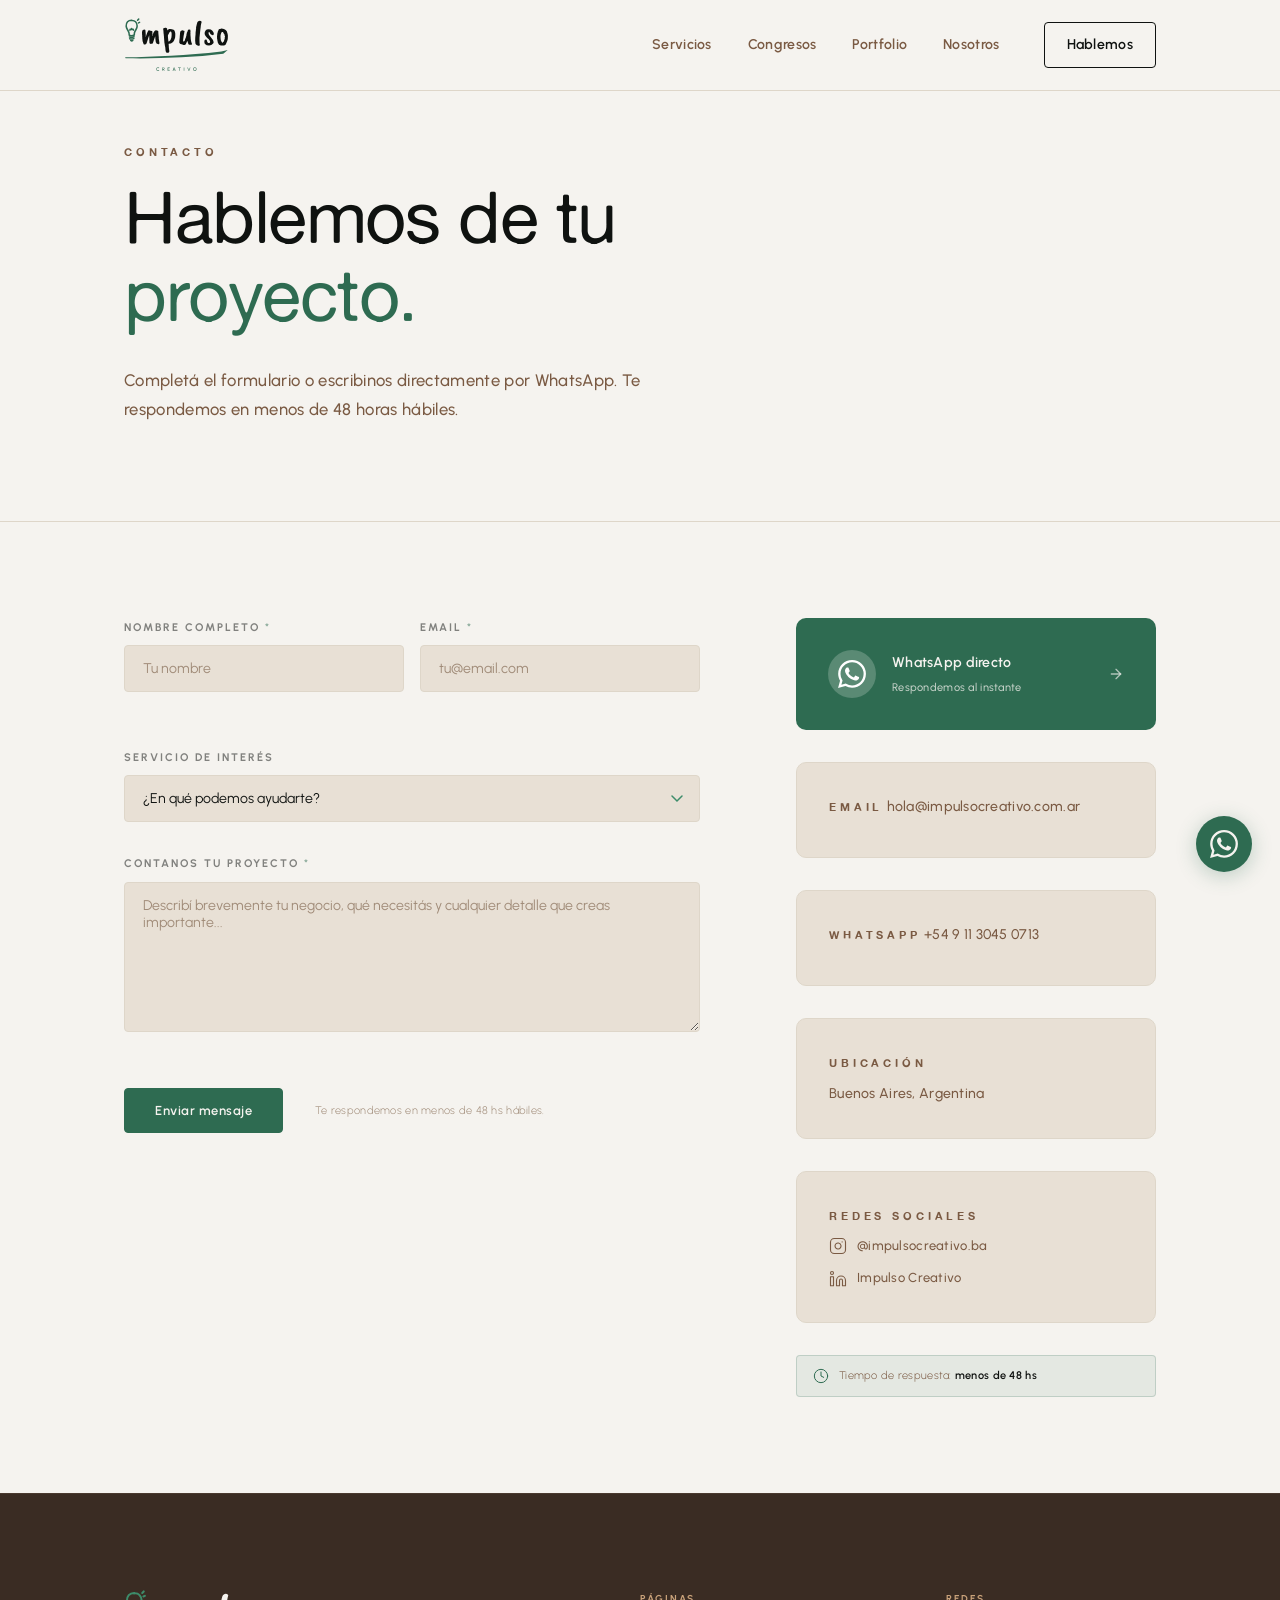
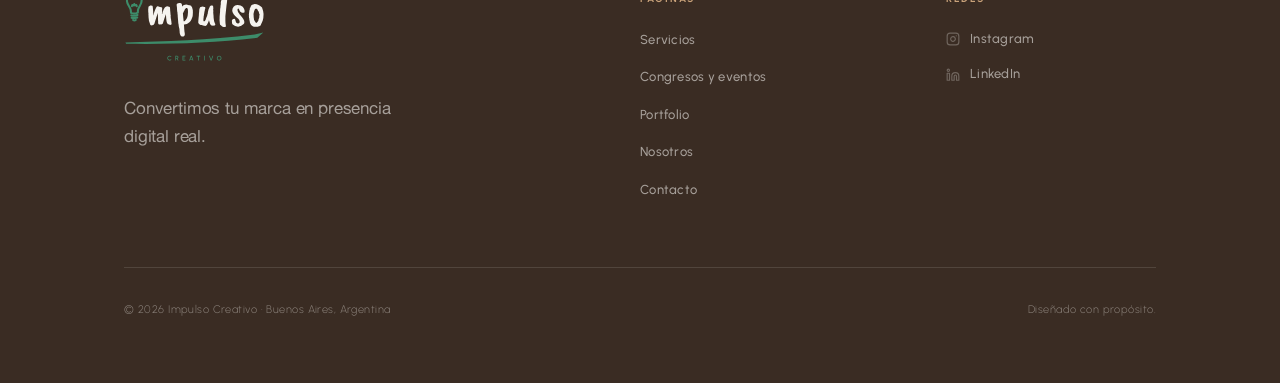
<file: contacto.html>
﻿<!DOCTYPE html>
<html lang="es-AR">
<head>
  <meta charset="UTF-8">
  <meta name="viewport" content="width=device-width, initial-scale=1.0">

  <!-- Google Tag Manager -->
  <script>(function(w,d,s,l,i){w[l]=w[l]||[];w[l].push({'gtm.start':
  new Date().getTime(),event:'gtm.js'});var f=d.getElementsByTagName(s)[0],
  j=d.createElement(s),dl=l!='dataLayer'?'&l='+l:'';j.async=true;j.src=
  'https://www.googletagmanager.com/gtm.js?id='+i+dl;f.parentNode.insertBefore(j,f);
  })(window,document,'script','dataLayer','GTM-TH7FBZMW');</script>
  <!-- End Google Tag Manager -->

  <title>Contacto — Hablemos de tu Proyecto — Impulso Creativo</title>
  <meta name="description" content="Contanos tu proyecto sin compromiso. Completá el formulario o escribinos por WhatsApp y te respondemos en menos de 48 horas. Buenos Aires.">
  <meta name="keywords" content="contacto agencia creativa, presupuesto redes sociales, cotización branding, contacto Impulso Creativo, Buenos Aires">
  <meta name="robots" content="index, follow">
  <link rel="canonical" href="https://impulsocreativo.com.ar/contacto.html">

  <meta property="og:type" content="website">
  <meta property="og:url" content="https://impulsocreativo.com.ar/contacto.html">
  <meta property="og:title" content="Contacto — Impulso Creativo">
  <meta property="og:description" content="Contanos tu proyecto y te respondemos en menos de 48 horas.">
  <meta property="og:image" content="https://impulsocreativo.com.ar/assets/img/og-home.jpg">
  <meta property="og:locale" content="es_AR">
  <meta property="og:site_name" content="Impulso Creativo">

  <meta name="twitter:card" content="summary_large_image">
  <meta name="twitter:title" content="Contacto — Impulso Creativo">
  <meta name="twitter:description" content="Contanos tu proyecto y te respondemos en menos de 48 horas.">
  <meta name="twitter:image" content="https://impulsocreativo.com.ar/assets/img/og-home.jpg">

  <script type="application/ld+json">
  {
    "@context": "https://schema.org",
    "@type": "ContactPage",
    "url": "https://impulsocreativo.com.ar/contacto.html",
    "mainEntity": {
      "@type": "ProfessionalService",
      "name": "Impulso Creativo",
      "url": "https://impulsocreativo.com.ar/",
      "address": { "@type": "PostalAddress", "addressLocality": "Buenos Aires", "addressCountry": "AR" }
    }
  }
  </script>

  <link rel="preconnect" href="https://fonts.googleapis.com">
  <link rel="preconnect" href="https://fonts.gstatic.com" crossorigin>
  <link href="https://fonts.googleapis.com/css2?family=Urbanist:wght@300;400;500;600;800&display=swap" rel="stylesheet">

  <link rel="stylesheet" href="assets/css/tokens.css">
  <link rel="stylesheet" href="assets/css/base.css">
  <link rel="stylesheet" href="assets/css/page.css">

  <link rel="icon" href="favicon.ico">
  <link rel="apple-touch-icon" href="apple-touch-icon.png">
</head>
<body>
<!-- Google Tag Manager (noscript) -->
<noscript><iframe src="https://www.googletagmanager.com/ns.html?id=GTM-TH7FBZMW"
height="0" width="0" style="display:none;visibility:hidden"></iframe></noscript>
<!-- End Google Tag Manager (noscript) -->

<a class="skip-link" href="#main">Ir al contenido</a>

<header class="site-header" id="site-header">
  <div class="wrapper nav-inner">
    <a href="index.html" class="nav-logo" aria-label="Impulso Creativo — Inicio">
      <img src="assets/img/logo-negro.svg" alt="Impulso Creativo" class="nav-logo-img">
    </a>
    <nav aria-label="Navegación principal">
      <ul class="nav-links" id="nav-links" role="list">
        <li><a href="servicios.html">Servicios</a></li>
        <li><a href="congresos.html">Congresos</a></li>
        <li><a href="portfolio.html">Portfolio</a></li>
        <li><a href="nosotros.html">Nosotros</a></li>
        <li><a href="contacto.html" aria-current="page" class="btn btn-primary nav-cta">Hablemos</a></li>
      </ul>
    </nav>
    <button class="nav-toggle" id="nav-toggle" aria-expanded="false" aria-controls="nav-links" aria-label="Abrir menú">
      <span></span><span></span><span></span>
    </button>
  </div>
</header>

<main id="main">

  <!-- ── PAGE HERO ── -->
  <section class="page-hero">
    <div class="wrapper">
      <p class="label reveal">Contacto</p>
      <h1 class="h-display page-hero-title reveal" style="--delay:.1s">
        Hablemos de tu<br><em>proyecto.</em>
      </h1>
      <p class="body-text page-hero-desc reveal" style="--delay:.2s">
        Completá el formulario o escribinos directamente por WhatsApp. Te respondemos en menos de 48 horas hábiles.
      </p>
    </div>
  </section>

  <!-- ── CONTACTO ── -->
  <section class="section-contact">
    <div class="wrapper contact-layout">

      <!-- Formulario -->
      <div class="contact-form-wrap reveal">
        <form class="contact-form" id="contact-form" novalidate aria-label="Formulario de contacto">

          <div class="form-row">
            <div class="form-group">
              <label class="form-label" for="name">Nombre completo <span aria-hidden="true">*</span></label>
              <input
                class="form-input"
                type="text"
                id="name"
                name="name"
                placeholder="Tu nombre"
                autocomplete="name"
                required
                aria-required="true"
                aria-describedby="name-error"
              >
              <span class="form-error" id="name-error" role="alert" aria-live="polite"></span>
            </div>
            <div class="form-group">
              <label class="form-label" for="email">Email <span aria-hidden="true">*</span></label>
              <input
                class="form-input"
                type="email"
                id="email"
                name="email"
                placeholder="tu@email.com"
                autocomplete="email"
                required
                aria-required="true"
                aria-describedby="email-error"
              >
              <span class="form-error" id="email-error" role="alert" aria-live="polite"></span>
            </div>
          </div>

          <div class="form-group">
            <label class="form-label" for="service">Servicio de interés</label>
            <select class="form-input form-select" id="service" name="service">
              <option value="" disabled selected>¿En qué podemos ayudarte?</option>
              <option value="redes">Redes Sociales</option>
              <option value="branding">Branding e Identidad Visual</option>
              <option value="ads">Publicidad Digital (Meta Ads / Google Ads)</option>
              <option value="web">Diseño Web</option>
              <option value="integral">Servicio integral</option>
              <option value="otro">Otro / Todavía no sé</option>
            </select>
          </div>

          <div class="form-group">
            <label class="form-label" for="message">Contanos tu proyecto <span aria-hidden="true">*</span></label>
            <textarea
              class="form-input form-textarea"
              id="message"
              name="message"
              placeholder="Describí brevemente tu negocio, qué necesitás y cualquier detalle que creas importante..."
              rows="6"
              required
              aria-required="true"
              aria-describedby="message-error"
            ></textarea>
            <span class="form-error" id="message-error" role="alert" aria-live="polite"></span>
          </div>

          <div class="form-footer">
            <button type="submit" class="btn btn-primary btn-lg form-submit">
              <span class="submit-text">Enviar mensaje</span>
              <span class="submit-loading" hidden aria-hidden="true">Enviando…</span>
            </button>
            <p class="form-note">Te respondemos en menos de 48 hs hábiles.</p>
          </div>

          <div class="form-success" id="form-success" role="alert" aria-live="polite" hidden>
            <svg width="20" height="20" viewBox="0 0 24 24" fill="none" stroke="currentColor" stroke-width="2" stroke-linecap="round" stroke-linejoin="round" aria-hidden="true"><polyline points="20 6 9 17 4 12"/></svg>
            <p>¡Mensaje enviado! Te respondemos a la brevedad.</p>
          </div>

          <div class="form-submit-error" id="form-submit-error" role="alert" aria-live="polite" hidden>
            <svg width="20" height="20" viewBox="0 0 24 24" fill="none" stroke="currentColor" stroke-width="2" stroke-linecap="round" stroke-linejoin="round" aria-hidden="true"><circle cx="12" cy="12" r="10"/><line x1="12" y1="8" x2="12" y2="12"/><line x1="12" y1="16" x2="12.01" y2="16"/></svg>
            <p>No pudimos enviar tu mensaje. Probá de nuevo o escribinos directo por <a href="https://wa.me/5491130450713?text=%C2%A1Hola!%20Vi%20el%20sitio%20de%20Impulso%20Creativo%20y%20me%20gustar%C3%ADa%20saber%20m%C3%A1s%20sobre%20sus%20servicios." target="_blank" rel="noopener noreferrer">WhatsApp</a>.</p>
          </div>

        </form>
      </div>

      <!-- Sidebar de info -->
      <aside class="contact-sidebar reveal" style="--delay:.15s" aria-label="Información de contacto">

        <!-- WhatsApp directo -->
        <a
          href="https://wa.me/5491130450713?text=%C2%A1Hola!%20Vi%20el%20sitio%20de%20Impulso%20Creativo%20y%20me%20gustar%C3%ADa%20saber%20m%C3%A1s%20sobre%20sus%20servicios."
          class="whatsapp-cta-block"
          target="_blank"
          rel="noopener noreferrer"
          aria-label="Contactar directamente por WhatsApp"
        >
          <div class="wa-cta-icon" aria-hidden="true">
            <svg width="28" height="28" viewBox="0 0 24 24" fill="currentColor"><path d="M17.472 14.382c-.297-.149-1.758-.867-2.03-.967-.273-.099-.471-.148-.67.15-.197.297-.767.966-.94 1.164-.173.199-.347.223-.644.075-.297-.15-1.255-.463-2.39-1.475-.883-.788-1.48-1.761-1.653-2.059-.173-.297-.018-.458.13-.606.134-.133.298-.347.446-.52.149-.174.198-.298.298-.497.099-.198.05-.371-.025-.52-.075-.149-.669-1.612-.916-2.207-.242-.579-.487-.5-.669-.51-.173-.008-.371-.01-.57-.01-.198 0-.52.074-.792.372-.272.297-1.04 1.016-1.04 2.479 0 1.462 1.065 2.875 1.213 3.074.149.198 2.096 3.2 5.077 4.487.709.306 1.262.489 1.694.625.712.227 1.36.195 1.871.118.571-.085 1.758-.719 2.006-1.413.248-.694.248-1.289.173-1.413-.074-.124-.272-.198-.57-.347m-5.421 7.403h-.004a9.87 9.87 0 0 1-5.031-1.378l-.361-.214-3.741.982.998-3.648-.235-.374a9.86 9.86 0 0 1-1.51-5.26c.001-5.45 4.436-9.884 9.888-9.884 2.64 0 5.122 1.03 6.988 2.898a9.825 9.825 0 0 1 2.893 6.994c-.003 5.45-4.437 9.884-9.885 9.884m8.413-18.297A11.815 11.815 0 0 0 12.05 0C5.495 0 .16 5.335.157 11.892c0 2.096.547 4.142 1.588 5.945L.057 24l6.305-1.654a11.882 11.882 0 0 0 5.683 1.448h.005c6.554 0 11.89-5.335 11.893-11.893a11.821 11.821 0 0 0-3.48-8.413Z"/></svg>
          </div>
          <div>
            <p class="wa-cta-title">WhatsApp directo</p>
            <p class="wa-cta-sub">Respondemos al instante</p>
          </div>
          <svg class="wa-cta-arrow" width="16" height="16" viewBox="0 0 24 24" fill="none" stroke="currentColor" stroke-width="2" stroke-linecap="round" stroke-linejoin="round" aria-hidden="true"><line x1="5" y1="12" x2="19" y2="12"/><polyline points="12 5 19 12 12 19"/></svg>
        </a>

        <!-- Datos de contacto -->
        <div class="contact-info-block">
          <p class="contact-info-label label">Email</p>
          <a href="mailto:hola@impulsocreativo.com.ar" class="contact-info-value">
            hola@impulsocreativo.com.ar
          </a>
        </div>

        <div class="contact-info-block">
          <p class="contact-info-label label">WhatsApp</p>
          <a href="https://wa.me/5491130450713?text=%C2%A1Hola!%20Vi%20el%20sitio%20de%20Impulso%20Creativo%20y%20me%20gustar%C3%ADa%20saber%20m%C3%A1s%20sobre%20sus%20servicios." class="contact-info-value" target="_blank" rel="noopener noreferrer">
            +54 9 11 3045 0713
          </a>
        </div>

        <div class="contact-info-block">
          <p class="contact-info-label label">Ubicación</p>
          <p class="contact-info-value" style="cursor:default">Buenos Aires, Argentina</p>
        </div>

        <!-- Redes -->
        <div class="contact-info-block">
          <p class="contact-info-label label">Redes sociales</p>
          <ul class="contact-socials" role="list">
            <li>
              <a href="https://instagram.com/impulsocreativo.ba" class="social-link" target="_blank" rel="noopener noreferrer" aria-label="Instagram de Impulso Creativo">
                <svg width="18" height="18" viewBox="0 0 24 24" fill="none" stroke="currentColor" stroke-width="1.5" stroke-linecap="round" stroke-linejoin="round" aria-hidden="true"><rect x="2" y="2" width="20" height="20" rx="5"/><path d="M16 11.37A4 4 0 1 1 12.63 8 4 4 0 0 1 16 11.37z"/><line x1="17.5" y1="6.5" x2="17.51" y2="6.5"/></svg>
                @impulsocreativo.ba
              </a>
            </li>
            <li>
              <a href="https://linkedin.com/company/impulsocreativo-ba" class="social-link" target="_blank" rel="noopener noreferrer" aria-label="LinkedIn de Impulso Creativo">
                <svg width="18" height="18" viewBox="0 0 24 24" fill="none" stroke="currentColor" stroke-width="1.5" stroke-linecap="round" stroke-linejoin="round" aria-hidden="true"><path d="M16 8a6 6 0 0 1 6 6v7h-4v-7a2 2 0 0 0-2-2 2 2 0 0 0-2 2v7h-4v-7a6 6 0 0 1 6-6z"/><rect x="2" y="9" width="4" height="12"/><circle cx="4" cy="4" r="2"/></svg>
                Impulso Creativo
              </a>
            </li>
          </ul>
        </div>

        <!-- Tiempo de respuesta -->
        <div class="response-badge">
          <svg width="16" height="16" viewBox="0 0 24 24" fill="none" stroke="currentColor" stroke-width="1.5" stroke-linecap="round" stroke-linejoin="round" aria-hidden="true"><circle cx="12" cy="12" r="10"/><polyline points="12 6 12 12 16 14"/></svg>
          <p>Tiempo de respuesta: <strong>menos de 48 hs</strong></p>
        </div>

      </aside>
    </div>
  </section>

</main>

<footer class="site-footer">
  <div class="wrapper">
    <div class="footer-top">
      <div class="footer-brand">
        <a href="index.html"><img src="assets/img/logo-marfil.svg" alt="Impulso Creativo" class="nav-logo-img"></a>
        <p class="footer-tagline">Convertimos tu marca en presencia digital real.</p>
      </div>
      <div>
        <p class="footer-col-title">Páginas</p>
        <ul class="footer-links-list" role="list">
          <li><a href="servicios.html">Servicios</a></li>
          <li><a href="congresos.html">Congresos y eventos</a></li>
          <li><a href="portfolio.html">Portfolio</a></li>
          <li><a href="nosotros.html">Nosotros</a></li>
          <li><a href="contacto.html">Contacto</a></li>
        </ul>
      </div>
      <div>
        <p class="footer-col-title">Redes</p>
        <div class="footer-social">
          <a href="https://instagram.com/impulsocreativo.ba" target="_blank" rel="noopener noreferrer">
            <svg width="16" height="16" viewBox="0 0 24 24" fill="none" stroke="currentColor" stroke-width="2" stroke-linecap="round" stroke-linejoin="round" aria-hidden="true"><rect x="2" y="2" width="20" height="20" rx="5"/><path d="M16 11.37A4 4 0 1 1 12.63 8 4 4 0 0 1 16 11.37z"/><line x1="17.5" y1="6.5" x2="17.51" y2="6.5"/></svg>
            Instagram
          </a>
          <a href="https://linkedin.com/company/impulsocreativo-ba" target="_blank" rel="noopener noreferrer">
            <svg width="16" height="16" viewBox="0 0 24 24" fill="none" stroke="currentColor" stroke-width="2" stroke-linecap="round" stroke-linejoin="round" aria-hidden="true"><path d="M16 8a6 6 0 0 1 6 6v7h-4v-7a2 2 0 0 0-2-2 2 2 0 0 0-2 2v7h-4v-7a6 6 0 0 1 6-6z"/><rect x="2" y="9" width="4" height="12"/><circle cx="4" cy="4" r="2"/></svg>
            LinkedIn
          </a>
        </div>
      </div>
    </div>
    <div class="footer-bottom">
      <p class="footer-copy">© 2026 Impulso Creativo · Buenos Aires, Argentina</p>
      <p class="footer-copy">Diseñado con propósito.</p>
    </div>
  </div>
</footer>

<a href="https://wa.me/5491130450713?text=%C2%A1Hola!%20Vi%20el%20sitio%20de%20Impulso%20Creativo%20y%20me%20gustar%C3%ADa%20saber%20m%C3%A1s%20sobre%20sus%20servicios." class="whatsapp-float" target="_blank" rel="noopener noreferrer" aria-label="Contactar por WhatsApp">
  <svg viewBox="0 0 24 24" fill="#F5F3EF" aria-hidden="true"><path d="M17.472 14.382c-.297-.149-1.758-.867-2.03-.967-.273-.099-.471-.148-.67.15-.197.297-.767.966-.94 1.164-.173.199-.347.223-.644.075-.297-.15-1.255-.463-2.39-1.475-.883-.788-1.48-1.761-1.653-2.059-.173-.297-.018-.458.13-.606.134-.133.298-.347.446-.52.149-.174.198-.298.298-.497.099-.198.05-.371-.025-.52-.075-.149-.669-1.612-.916-2.207-.242-.579-.487-.5-.669-.51-.173-.008-.371-.01-.57-.01-.198 0-.52.074-.792.372-.272.297-1.04 1.016-1.04 2.479 0 1.462 1.065 2.875 1.213 3.074.149.198 2.096 3.2 5.077 4.487.709.306 1.262.489 1.694.625.712.227 1.36.195 1.871.118.571-.085 1.758-.719 2.006-1.413.248-.694.248-1.289.173-1.413-.074-.124-.272-.198-.57-.347m-5.421 7.403h-.004a9.87 9.87 0 0 1-5.031-1.378l-.361-.214-3.741.982.998-3.648-.235-.374a9.86 9.86 0 0 1-1.51-5.26c.001-5.45 4.436-9.884 9.888-9.884 2.64 0 5.122 1.03 6.988 2.898a9.825 9.825 0 0 1 2.893 6.994c-.003 5.45-4.437 9.884-9.885 9.884m8.413-18.297A11.815 11.815 0 0 0 12.05 0C5.495 0 .16 5.335.157 11.892c0 2.096.547 4.142 1.588 5.945L.057 24l6.305-1.654a11.882 11.882 0 0 0 5.683 1.448h.005c6.554 0 11.89-5.335 11.893-11.893a11.821 11.821 0 0 0-3.48-8.413Z"/></svg>
</a>

<script src="assets/js/main.js"></script>
</body>
</html>
</file>
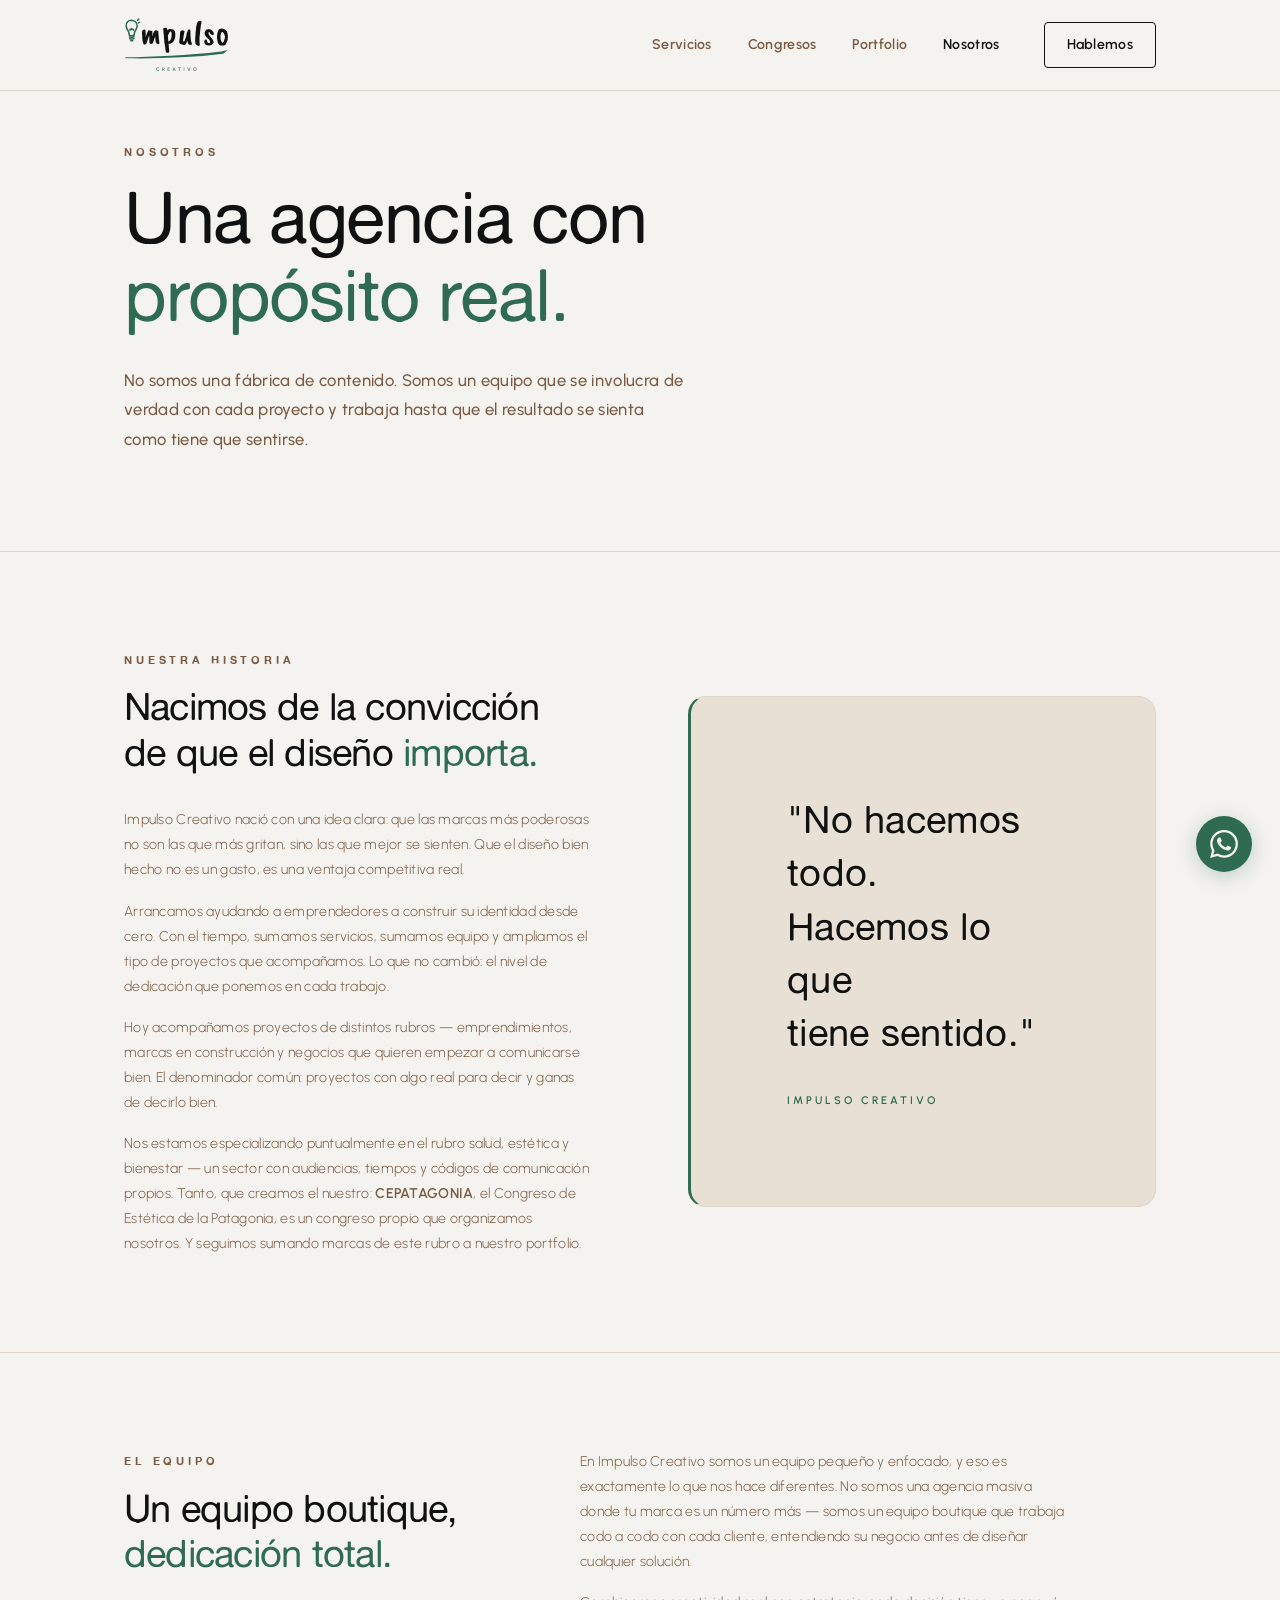
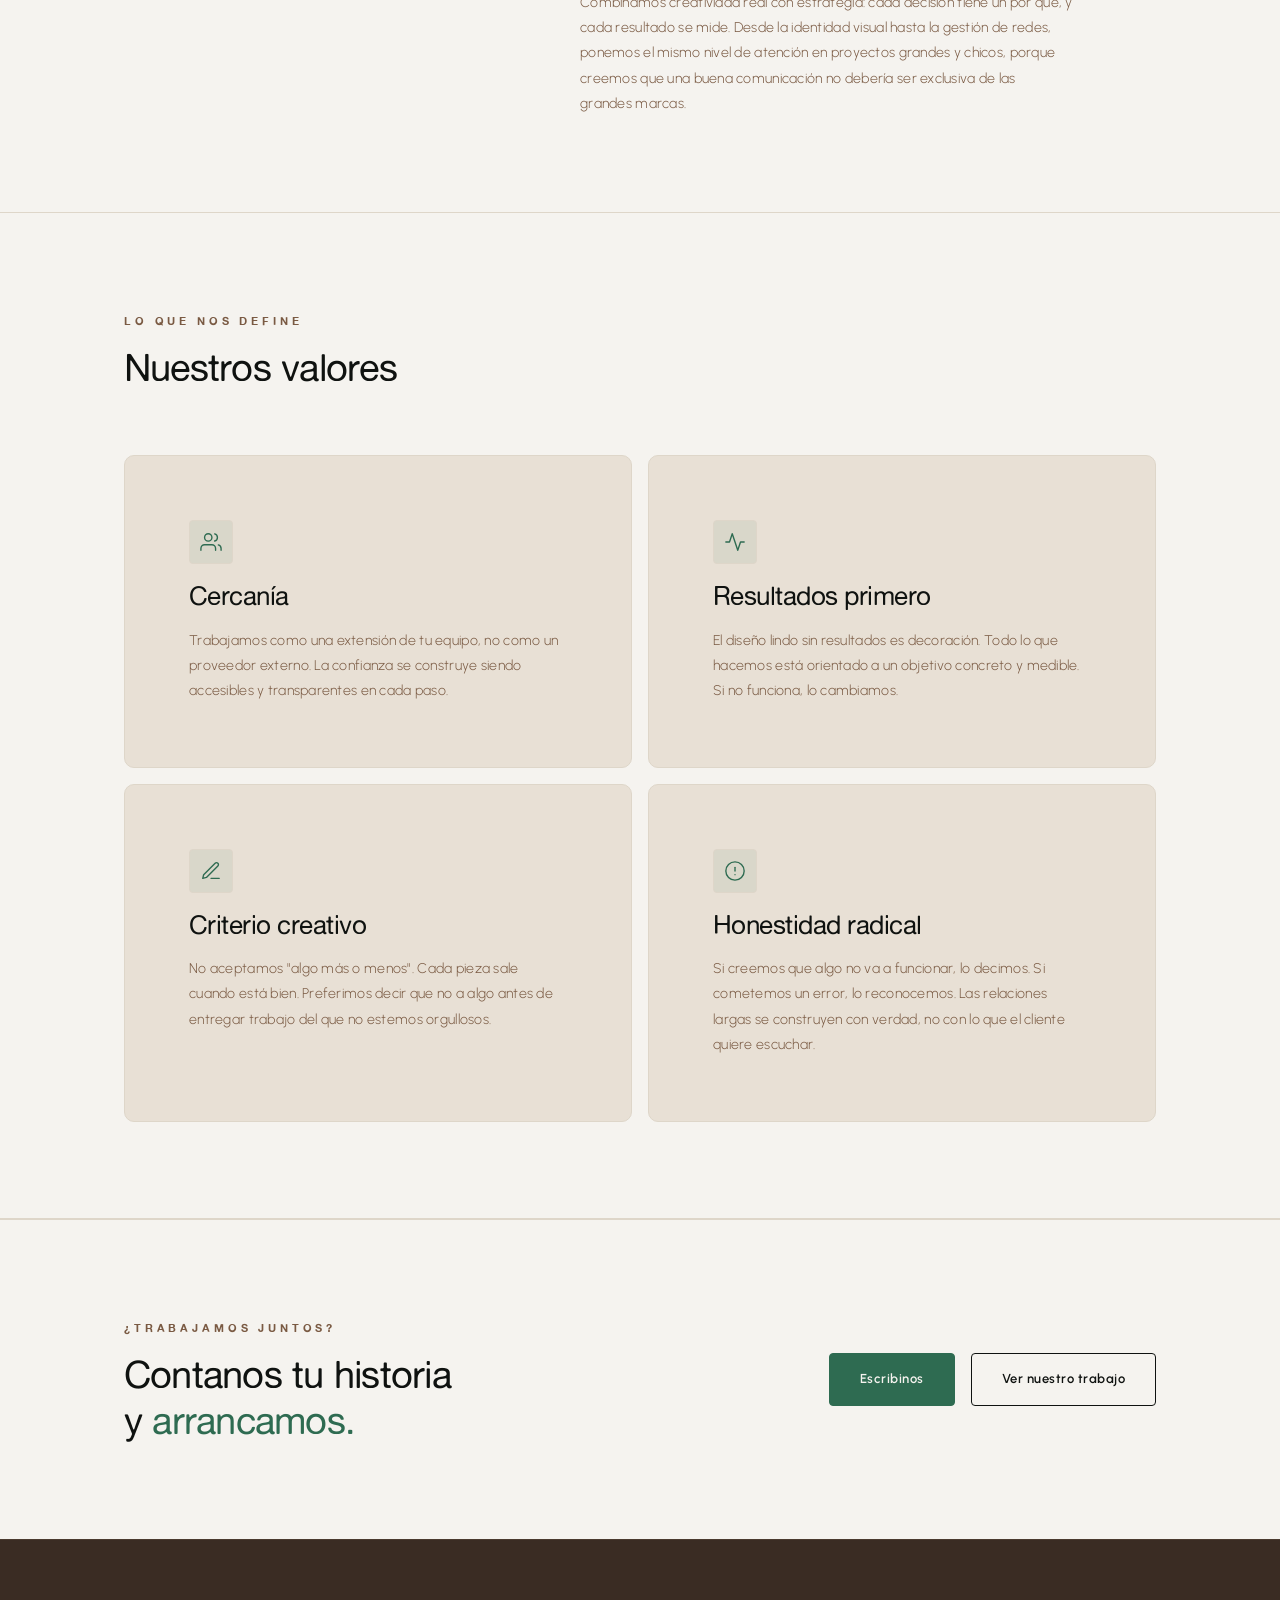
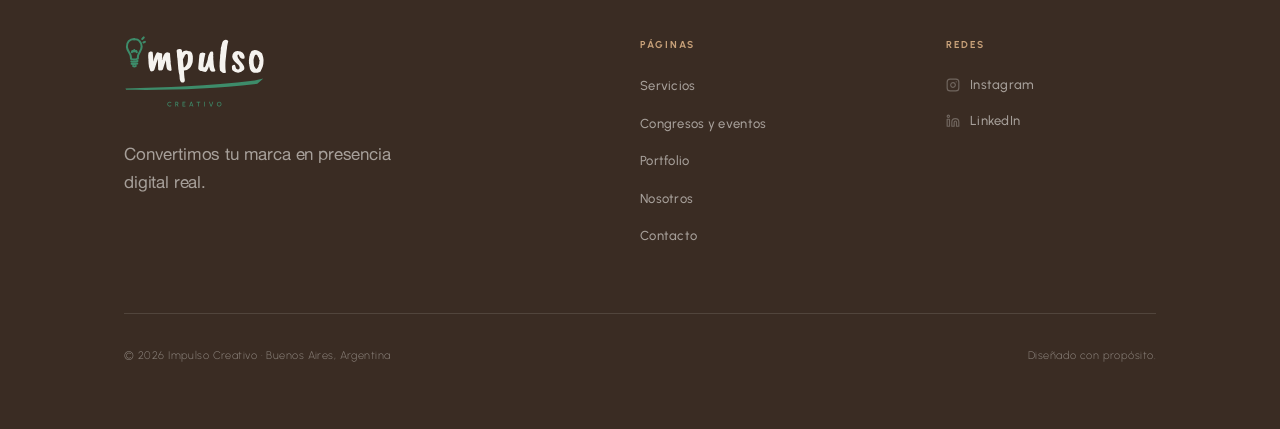
<file: nosotros.html>
﻿<!DOCTYPE html>
<html lang="es-AR">
<head>
  <meta charset="UTF-8">
  <meta name="viewport" content="width=device-width, initial-scale=1.0">

  <!-- Google Tag Manager -->
  <script>(function(w,d,s,l,i){w[l]=w[l]||[];w[l].push({'gtm.start':
  new Date().getTime(),event:'gtm.js'});var f=d.getElementsByTagName(s)[0],
  j=d.createElement(s),dl=l!='dataLayer'?'&l='+l:'';j.async=true;j.src=
  'https://www.googletagmanager.com/gtm.js?id='+i+dl;f.parentNode.insertBefore(j,f);
  })(window,document,'script','dataLayer','GTM-TH7FBZMW');</script>
  <!-- End Google Tag Manager -->

  <title>Nosotros — Quiénes Somos y Por Qué Hacemos lo que Hacemos — Impulso Creativo</title>
  <meta name="description" content="Somos una agencia creativa con base en Buenos Aires. Conocé nuestra historia, nuestro equipo y los valores que guían cada proyecto que tomamos.">
  <meta name="keywords" content="quiénes somos agencia creativa, equipo, valores, historia, Impulso Creativo, Buenos Aires">
  <meta name="robots" content="index, follow">
  <link rel="canonical" href="https://impulsocreativo.com.ar/nosotros.html">

  <meta property="og:type" content="website">
  <meta property="og:url" content="https://impulsocreativo.com.ar/nosotros.html">
  <meta property="og:title" content="Nosotros — Impulso Creativo">
  <meta property="og:description" content="Agencia creativa con base en Buenos Aires. Historia, equipo y valores.">
  <meta property="og:image" content="https://impulsocreativo.com.ar/assets/img/og-nosotros.jpg">
  <meta property="og:locale" content="es_AR">
  <meta property="og:site_name" content="Impulso Creativo">

  <meta name="twitter:card" content="summary_large_image">
  <meta name="twitter:title" content="Nosotros — Impulso Creativo">
  <meta name="twitter:description" content="Agencia creativa en Buenos Aires. Historia, equipo y valores.">
  <meta name="twitter:image" content="https://impulsocreativo.com.ar/assets/img/og-nosotros.jpg">

  <script type="application/ld+json">
  {
    "@context": "https://schema.org",
    "@type": "AboutPage",
    "url": "https://impulsocreativo.com.ar/nosotros.html",
    "mainEntity": {
      "@type": "ProfessionalService",
      "name": "Impulso Creativo",
      "description": "Agencia creativa especializada en branding, marketing digital y diseño web.",
      "foundingDate": "2023",
      "address": { "@type": "PostalAddress", "addressLocality": "Buenos Aires", "addressCountry": "AR" }
    }
  }
  </script>

  <link rel="preconnect" href="https://fonts.googleapis.com">
  <link rel="preconnect" href="https://fonts.gstatic.com" crossorigin>
  <link href="https://fonts.googleapis.com/css2?family=Urbanist:wght@300;400;500;600;800&display=swap" rel="stylesheet">

  <link rel="stylesheet" href="assets/css/tokens.css">
  <link rel="stylesheet" href="assets/css/base.css">
  <link rel="stylesheet" href="assets/css/page.css">

  <link rel="icon" href="favicon.ico">
  <link rel="apple-touch-icon" href="apple-touch-icon.png">
</head>
<body>
<!-- Google Tag Manager (noscript) -->
<noscript><iframe src="https://www.googletagmanager.com/ns.html?id=GTM-TH7FBZMW"
height="0" width="0" style="display:none;visibility:hidden"></iframe></noscript>
<!-- End Google Tag Manager (noscript) -->

<a class="skip-link" href="#main">Ir al contenido</a>

<header class="site-header" id="site-header">
  <div class="wrapper nav-inner">
    <a href="index.html" class="nav-logo" aria-label="Impulso Creativo — Inicio">
      <img src="assets/img/logo-negro.svg" alt="Impulso Creativo" class="nav-logo-img">
    </a>
    <nav aria-label="Navegación principal">
      <ul class="nav-links" id="nav-links" role="list">
        <li><a href="servicios.html">Servicios</a></li>
        <li><a href="congresos.html">Congresos</a></li>
        <li><a href="portfolio.html">Portfolio</a></li>
        <li><a href="nosotros.html" aria-current="page">Nosotros</a></li>
        <li><a href="contacto.html" class="btn btn-primary nav-cta">Hablemos</a></li>
      </ul>
    </nav>
    <button class="nav-toggle" id="nav-toggle" aria-expanded="false" aria-controls="nav-links" aria-label="Abrir menú">
      <span></span><span></span><span></span>
    </button>
  </div>
</header>

<main id="main">

  <!-- ── PAGE HERO ── -->
  <section class="page-hero">
    <div class="wrapper">
      <p class="label reveal">Nosotros</p>
      <h1 class="h-display page-hero-title reveal" style="--delay:.1s">
        Una agencia con<br><em>propósito real.</em>
      </h1>
      <p class="body-text page-hero-desc reveal" style="--delay:.2s">
        No somos una fábrica de contenido. Somos un equipo que se involucra de verdad con cada proyecto y trabaja hasta que el resultado se sienta como tiene que sentirse.
      </p>
    </div>
  </section>

  <!-- ── HISTORIA ── -->
  <section class="section-story" aria-labelledby="story-heading">
    <div class="wrapper story-inner">
      <div class="story-text reveal">
        <p class="label">Nuestra historia</p>
        <h2 id="story-heading" class="h-section" style="margin-top:12px">
          Nacimos de la convicción<br>de que el diseño <em>importa.</em>
        </h2>
        <p class="body-text" style="margin-top: var(--space-md)">
          Impulso Creativo nació con una idea clara: que las marcas más poderosas no son las que más gritan, sino las que mejor se sienten. Que el diseño bien hecho no es un gasto, es una ventaja competitiva real.
        </p>
        <p class="body-text" style="margin-top: var(--space-sm)">
          Arrancamos ayudando a emprendedores a construir su identidad desde cero. Con el tiempo, sumamos servicios, sumamos equipo y ampliamos el tipo de proyectos que acompañamos. Lo que no cambió: el nivel de dedicación que ponemos en cada trabajo.
        </p>
        <p class="body-text" style="margin-top: var(--space-sm)">
          Hoy acompañamos proyectos de distintos rubros — emprendimientos, marcas en construcción y negocios que quieren empezar a comunicarse bien. El denominador común: proyectos con algo real para decir y ganas de decirlo bien.
        </p>
        <p class="body-text" style="margin-top: var(--space-sm)">
          Nos estamos especializando puntualmente en el rubro salud, estética y bienestar — un sector con audiencias, tiempos y códigos de comunicación propios. Tanto, que creamos el nuestro: <strong>CEPATAGONIA</strong>, el Congreso de Estética de la Patagonia, es un congreso propio que organizamos nosotros. Y seguimos sumando marcas de este rubro a nuestro portfolio.
        </p>
      </div>
      <div class="story-visual reveal" style="--delay:.15s" aria-hidden="true">
        <div class="story-quote-card">
          <p class="story-quote">
            "No hacemos todo.<br>Hacemos lo que<br>tiene sentido."
          </p>
          <span class="story-quote-attr">Impulso Creativo</span>
        </div>
      </div>
    </div>
  </section>

  <!-- ── EQUIPO ── -->
  <section class="section-team" aria-labelledby="team-heading">
    <div class="wrapper">
      <div class="team-about-inner">
        <div class="reveal">
          <p class="label">El equipo</p>
          <h2 id="team-heading" class="h-section" style="margin-top:12px">
            Un equipo boutique,<br><em>dedicación total.</em>
          </h2>
        </div>
        <div class="reveal" style="--delay:.15s">
          <p class="body-text">En Impulso Creativo somos un equipo pequeño y enfocado, y eso es exactamente lo que nos hace diferentes. No somos una agencia masiva donde tu marca es un número más — somos un equipo boutique que trabaja codo a codo con cada cliente, entendiendo su negocio antes de diseñar cualquier solución.</p>
          <p class="body-text" style="margin-top: var(--space-sm)">Combinamos creatividad real con estrategia: cada decisión tiene un por qué, y cada resultado se mide. Desde la identidad visual hasta la gestión de redes, ponemos el mismo nivel de atención en proyectos grandes y chicos, porque creemos que una buena comunicación no debería ser exclusiva de las grandes marcas.</p>
        </div>
      </div>
    </div>
  </section>

  <!-- ── VALORES ── -->
  <section class="section-values" aria-labelledby="values-heading">
    <div class="wrapper">
      <div class="section-values-header reveal">
        <p class="label">Lo que nos define</p>
        <h2 id="values-heading" class="h-section" style="margin-top:12px">Nuestros valores</h2>
      </div>

      <ul class="values-grid" role="list">
        <li class="value-card card reveal" style="--delay:.1s">
          <div class="value-icon" aria-hidden="true">
            <svg width="22" height="22" viewBox="0 0 24 24" fill="none" stroke="currentColor" stroke-width="1.5" stroke-linecap="round" stroke-linejoin="round"><path d="M17 21v-2a4 4 0 0 0-4-4H5a4 4 0 0 0-4 4v2"/><circle cx="9" cy="7" r="4"/><path d="M23 21v-2a4 4 0 0 0-3-3.87"/><path d="M16 3.13a4 4 0 0 1 0 7.75"/></svg>
          </div>
          <h3 class="h-card value-title">Cercanía</h3>
          <p class="body-text">Trabajamos como una extensión de tu equipo, no como un proveedor externo. La confianza se construye siendo accesibles y transparentes en cada paso.</p>
        </li>
        <li class="value-card card reveal" style="--delay:.2s">
          <div class="value-icon" aria-hidden="true">
            <svg width="22" height="22" viewBox="0 0 24 24" fill="none" stroke="currentColor" stroke-width="1.5" stroke-linecap="round" stroke-linejoin="round"><polyline points="22 12 18 12 15 21 9 3 6 12 2 12"/></svg>
          </div>
          <h3 class="h-card value-title">Resultados primero</h3>
          <p class="body-text">El diseño lindo sin resultados es decoración. Todo lo que hacemos está orientado a un objetivo concreto y medible. Si no funciona, lo cambiamos.</p>
        </li>
        <li class="value-card card reveal" style="--delay:.3s">
          <div class="value-icon" aria-hidden="true">
            <svg width="22" height="22" viewBox="0 0 24 24" fill="none" stroke="currentColor" stroke-width="1.5" stroke-linecap="round" stroke-linejoin="round"><path d="M12 20h9"/><path d="M16.5 3.5a2.121 2.121 0 0 1 3 3L7 19l-4 1 1-4L16.5 3.5z"/></svg>
          </div>
          <h3 class="h-card value-title">Criterio creativo</h3>
          <p class="body-text">No aceptamos "algo más o menos". Cada pieza sale cuando está bien. Preferimos decir que no a algo antes de entregar trabajo del que no estemos orgullosos.</p>
        </li>
        <li class="value-card card reveal" style="--delay:.4s">
          <div class="value-icon" aria-hidden="true">
            <svg width="22" height="22" viewBox="0 0 24 24" fill="none" stroke="currentColor" stroke-width="1.5" stroke-linecap="round" stroke-linejoin="round"><circle cx="12" cy="12" r="10"/><line x1="12" y1="8" x2="12" y2="12"/><line x1="12" y1="16" x2="12.01" y2="16"/></svg>
          </div>
          <h3 class="h-card value-title">Honestidad radical</h3>
          <p class="body-text">Si creemos que algo no va a funcionar, lo decimos. Si cometemos un error, lo reconocemos. Las relaciones largas se construyen con verdad, no con lo que el cliente quiere escuchar.</p>
        </li>
      </ul>
    </div>
  </section>

  <!-- ── CTA ── -->
  <section class="section-cta-simple" aria-labelledby="cta-nos-heading">
    <div class="wrapper cta-simple-inner reveal">
      <div>
        <p class="label">¿Trabajamos juntos?</p>
        <h2 id="cta-nos-heading" class="h-section" style="margin-top:12px">
          Contanos tu historia<br>y <em>arrancamos.</em>
        </h2>
      </div>
      <div class="cta-simple-actions">
        <a href="contacto.html" class="btn btn-primary btn-lg">Escribinos</a>
        <a href="portfolio.html" class="btn btn-outline">Ver nuestro trabajo</a>
      </div>
    </div>
  </section>

</main>

<footer class="site-footer">
  <div class="wrapper">
    <div class="footer-top">
      <div class="footer-brand">
        <a href="index.html"><img src="assets/img/logo-marfil.svg" alt="Impulso Creativo" class="nav-logo-img"></a>
        <p class="footer-tagline">Convertimos tu marca en presencia digital real.</p>
      </div>
      <div>
        <p class="footer-col-title">Páginas</p>
        <ul class="footer-links-list" role="list">
          <li><a href="servicios.html">Servicios</a></li>
          <li><a href="congresos.html">Congresos y eventos</a></li>
          <li><a href="portfolio.html">Portfolio</a></li>
          <li><a href="nosotros.html">Nosotros</a></li>
          <li><a href="contacto.html">Contacto</a></li>
        </ul>
      </div>
      <div>
        <p class="footer-col-title">Redes</p>
        <div class="footer-social">
          <a href="https://instagram.com/impulsocreativo.ba" target="_blank" rel="noopener noreferrer">
            <svg width="16" height="16" viewBox="0 0 24 24" fill="none" stroke="currentColor" stroke-width="2" stroke-linecap="round" stroke-linejoin="round" aria-hidden="true"><rect x="2" y="2" width="20" height="20" rx="5"/><path d="M16 11.37A4 4 0 1 1 12.63 8 4 4 0 0 1 16 11.37z"/><line x1="17.5" y1="6.5" x2="17.51" y2="6.5"/></svg>
            Instagram
          </a>
          <a href="https://linkedin.com/company/impulsocreativo-ba" target="_blank" rel="noopener noreferrer">
            <svg width="16" height="16" viewBox="0 0 24 24" fill="none" stroke="currentColor" stroke-width="2" stroke-linecap="round" stroke-linejoin="round" aria-hidden="true"><path d="M16 8a6 6 0 0 1 6 6v7h-4v-7a2 2 0 0 0-2-2 2 2 0 0 0-2 2v7h-4v-7a6 6 0 0 1 6-6z"/><rect x="2" y="9" width="4" height="12"/><circle cx="4" cy="4" r="2"/></svg>
            LinkedIn
          </a>
        </div>
      </div>
    </div>
    <div class="footer-bottom">
      <p class="footer-copy">© 2026 Impulso Creativo · Buenos Aires, Argentina</p>
      <p class="footer-copy">Diseñado con propósito.</p>
    </div>
  </div>
</footer>

<a href="https://wa.me/5491130450713?text=%C2%A1Hola!%20Vi%20el%20sitio%20de%20Impulso%20Creativo%20y%20me%20gustar%C3%ADa%20saber%20m%C3%A1s%20sobre%20sus%20servicios." class="whatsapp-float" target="_blank" rel="noopener noreferrer" aria-label="Contactar por WhatsApp">
  <svg viewBox="0 0 24 24" fill="#F5F3EF" aria-hidden="true"><path d="M17.472 14.382c-.297-.149-1.758-.867-2.03-.967-.273-.099-.471-.148-.67.15-.197.297-.767.966-.94 1.164-.173.199-.347.223-.644.075-.297-.15-1.255-.463-2.39-1.475-.883-.788-1.48-1.761-1.653-2.059-.173-.297-.018-.458.13-.606.134-.133.298-.347.446-.52.149-.174.198-.298.298-.497.099-.198.05-.371-.025-.52-.075-.149-.669-1.612-.916-2.207-.242-.579-.487-.5-.669-.51-.173-.008-.371-.01-.57-.01-.198 0-.52.074-.792.372-.272.297-1.04 1.016-1.04 2.479 0 1.462 1.065 2.875 1.213 3.074.149.198 2.096 3.2 5.077 4.487.709.306 1.262.489 1.694.625.712.227 1.36.195 1.871.118.571-.085 1.758-.719 2.006-1.413.248-.694.248-1.289.173-1.413-.074-.124-.272-.198-.57-.347m-5.421 7.403h-.004a9.87 9.87 0 0 1-5.031-1.378l-.361-.214-3.741.982.998-3.648-.235-.374a9.86 9.86 0 0 1-1.51-5.26c.001-5.45 4.436-9.884 9.888-9.884 2.64 0 5.122 1.03 6.988 2.898a9.825 9.825 0 0 1 2.893 6.994c-.003 5.45-4.437 9.884-9.885 9.884m8.413-18.297A11.815 11.815 0 0 0 12.05 0C5.495 0 .16 5.335.157 11.892c0 2.096.547 4.142 1.588 5.945L.057 24l6.305-1.654a11.882 11.882 0 0 0 5.683 1.448h.005c6.554 0 11.89-5.335 11.893-11.893a11.821 11.821 0 0 0-3.48-8.413Z"/></svg>
</a>

<script src="assets/js/main.js"></script>
</body>
</html>
</file>
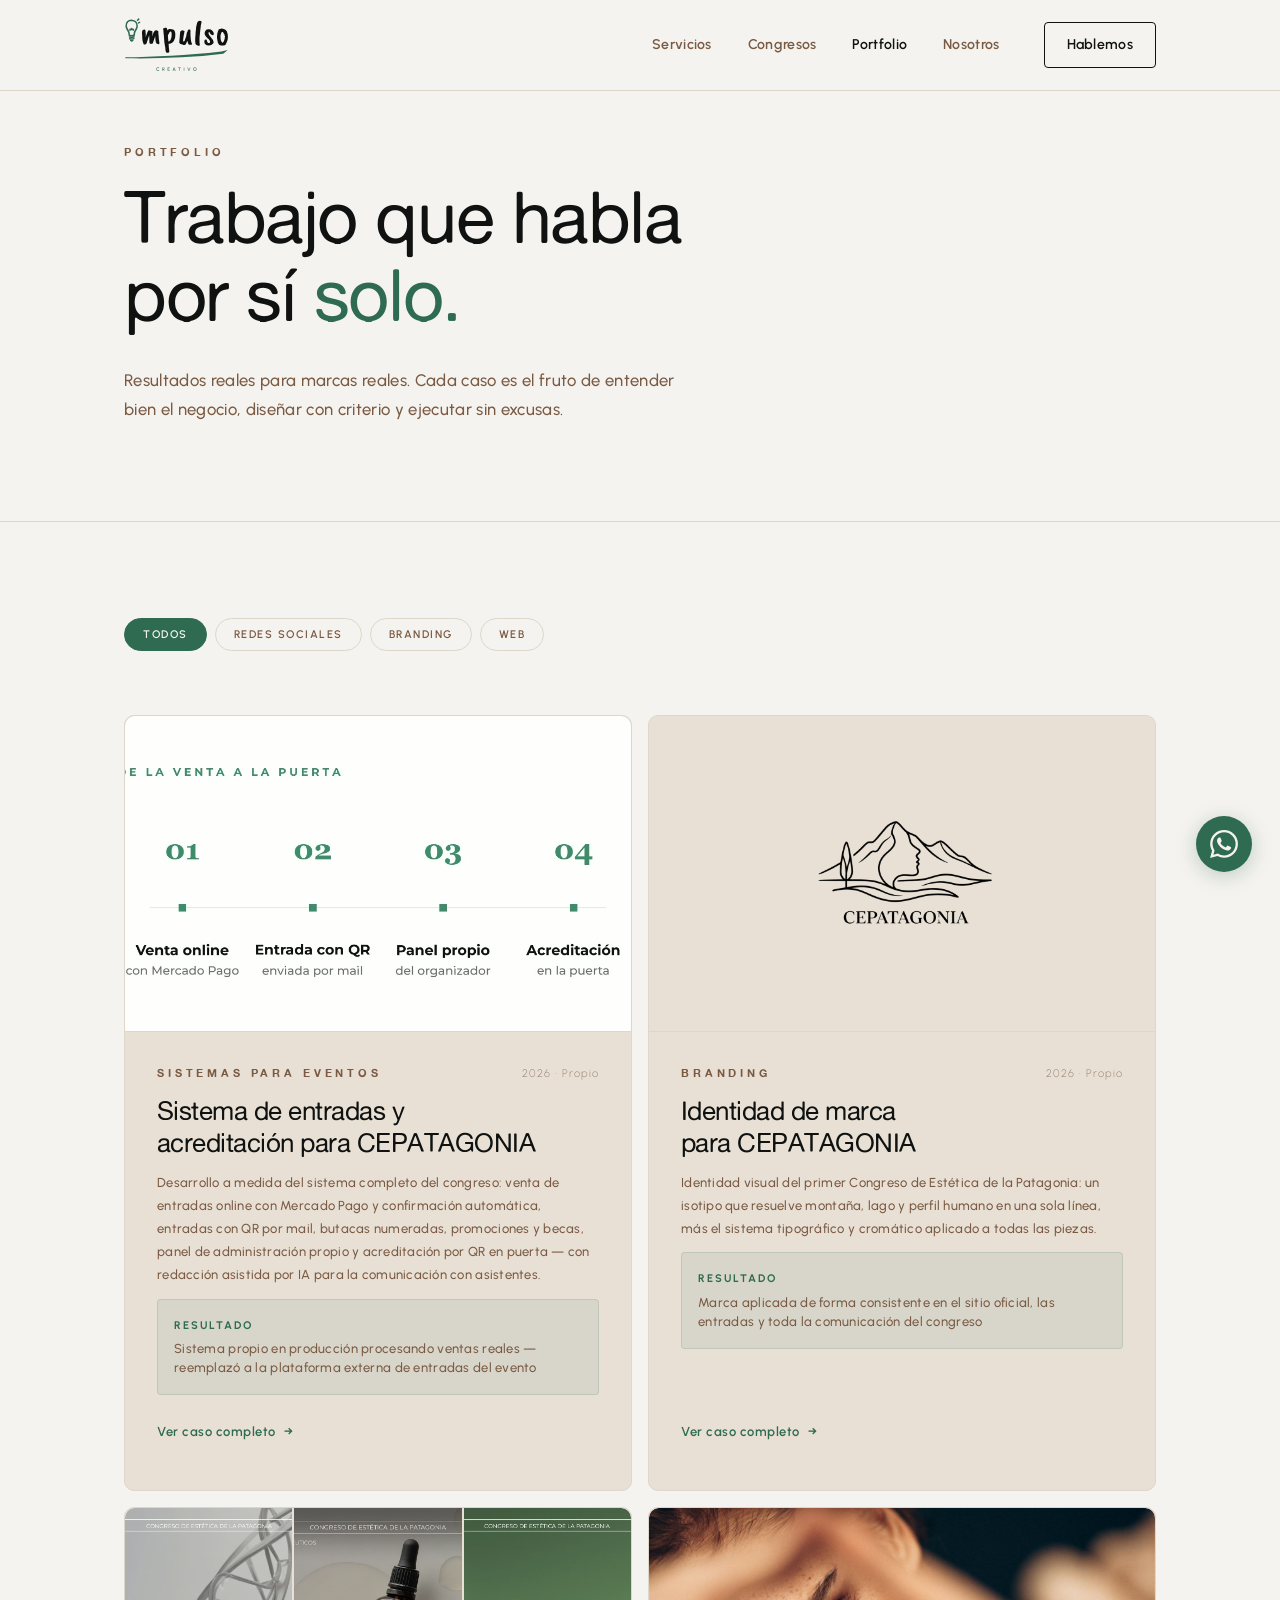
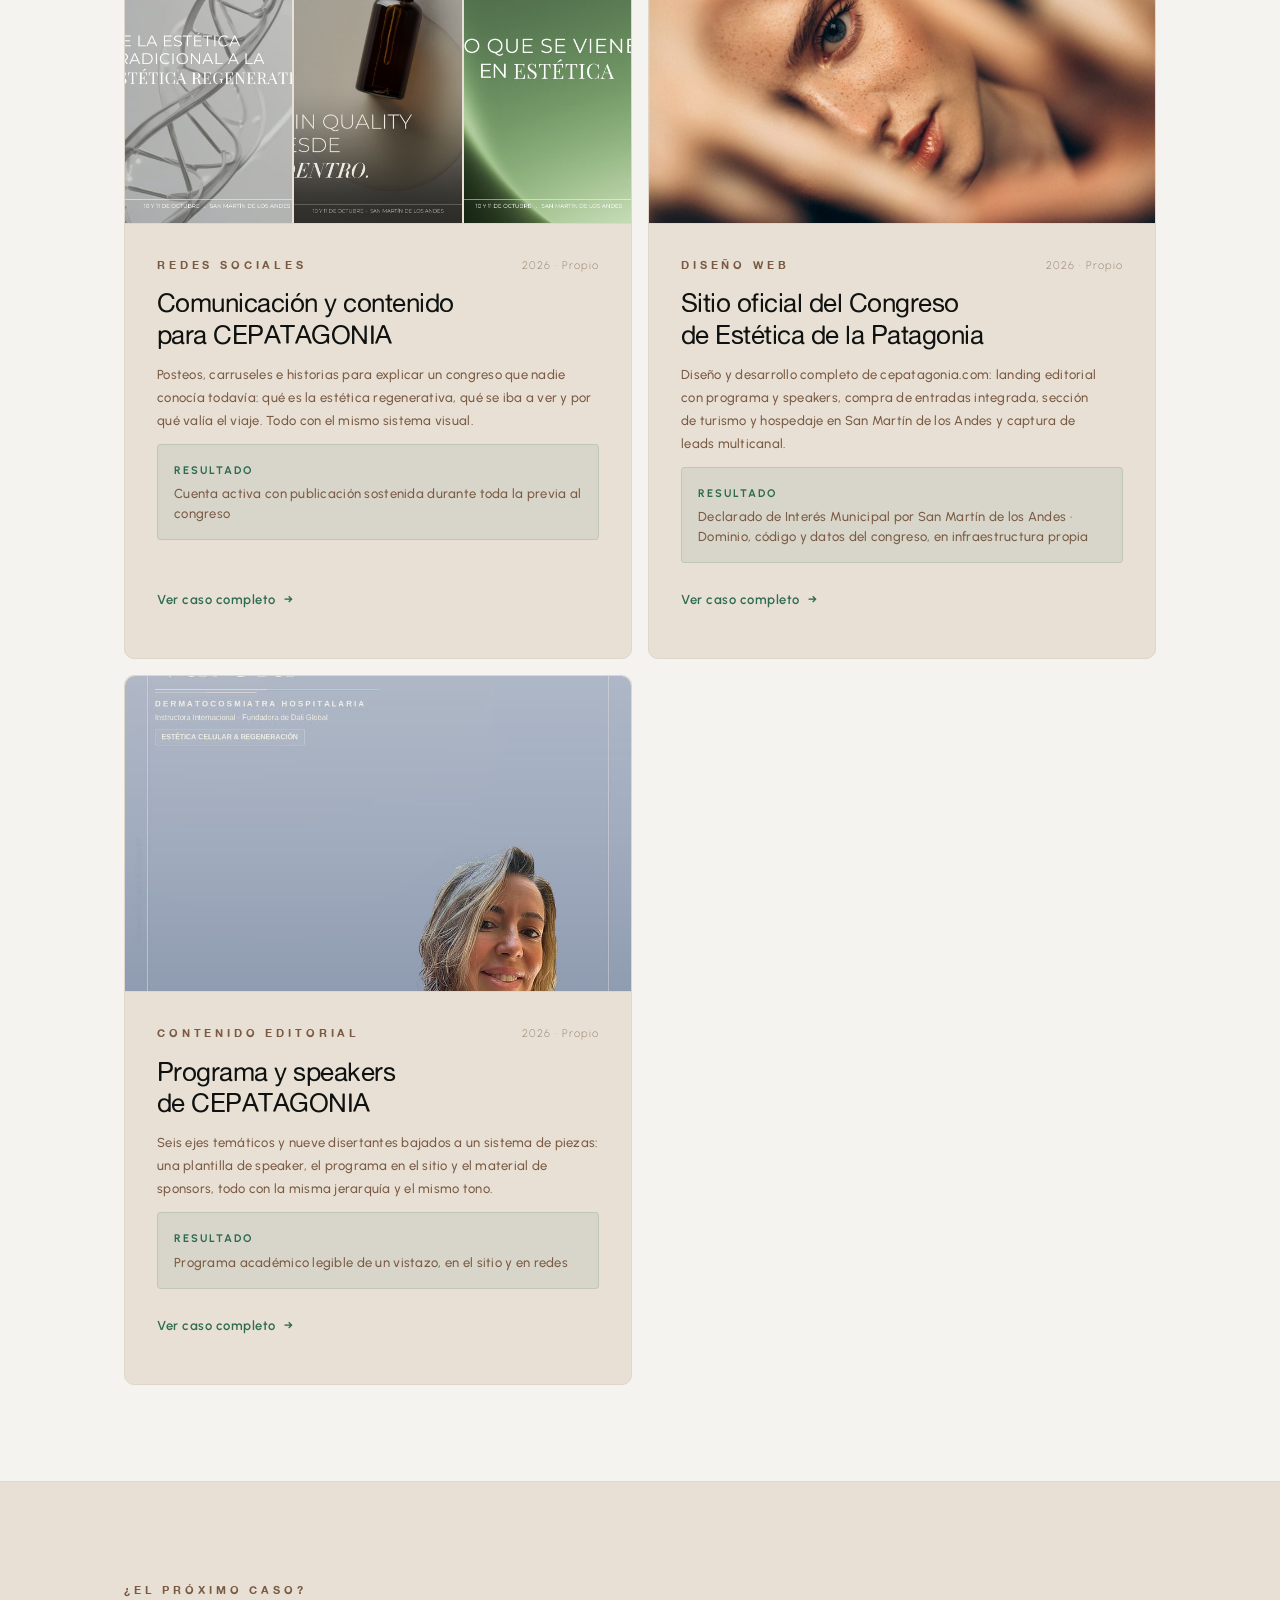
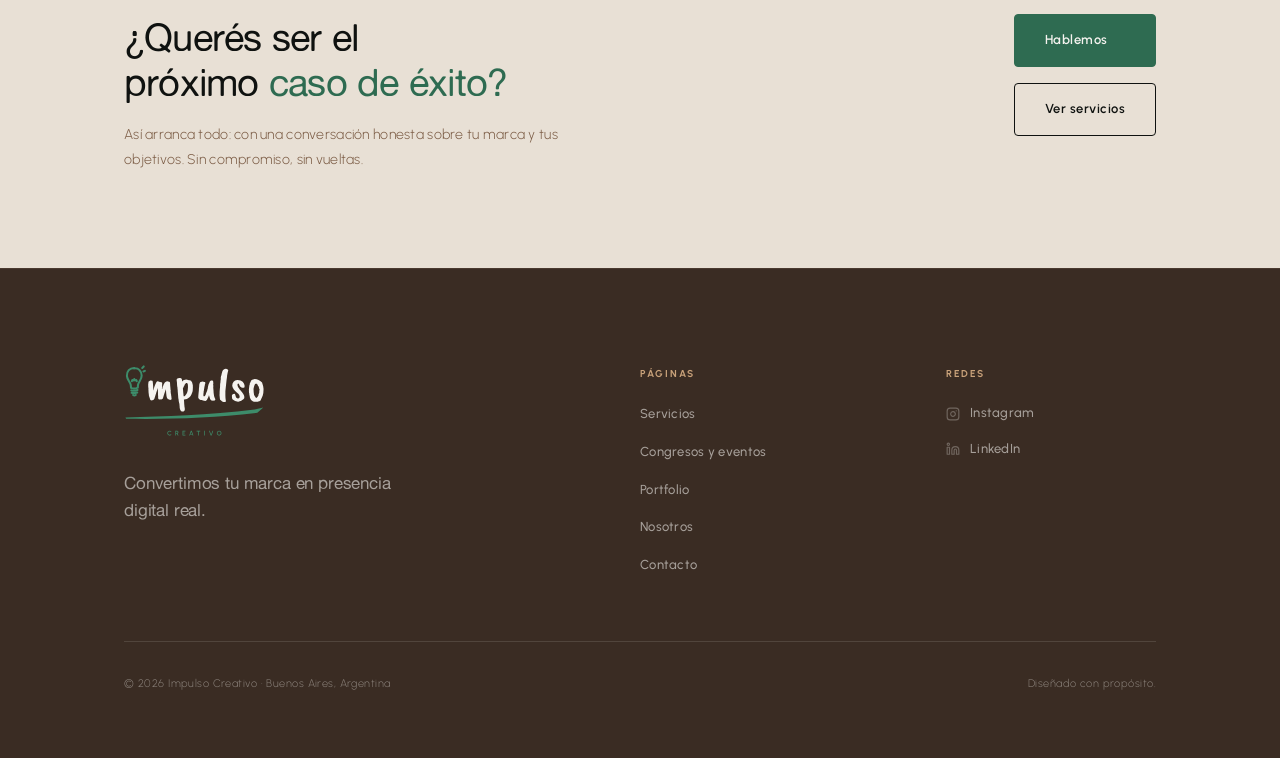
<file: portfolio.html>
﻿<!DOCTYPE html>
<html lang="es-AR">
<head>
  <meta charset="UTF-8">
  <meta name="viewport" content="width=device-width, initial-scale=1.0">

  <!-- Google Tag Manager -->
  <script>(function(w,d,s,l,i){w[l]=w[l]||[];w[l].push({'gtm.start':
  new Date().getTime(),event:'gtm.js'});var f=d.getElementsByTagName(s)[0],
  j=d.createElement(s),dl=l!='dataLayer'?'&l='+l:'';j.async=true;j.src=
  'https://www.googletagmanager.com/gtm.js?id='+i+dl;f.parentNode.insertBefore(j,f);
  })(window,document,'script','dataLayer','GTM-TH7FBZMW');</script>
  <!-- End Google Tag Manager -->

  <title>Portfolio — Casos de Branding, Redes y Diseño Web — Impulso Creativo</title>
  <meta name="description" content="Casos reales de branding, gestión de redes sociales, publicidad digital y diseño web. Resultados concretos para marcas que quisieron crecer.">
  <meta name="keywords" content="portfolio agencia creativa, casos de éxito branding, casos redes sociales, portfolio diseño web, Buenos Aires">
  <meta name="robots" content="index, follow">
  <link rel="canonical" href="https://impulsocreativo.com.ar/portfolio.html">

  <meta property="og:type" content="website">
  <meta property="og:url" content="https://impulsocreativo.com.ar/portfolio.html">
  <meta property="og:title" content="Portfolio — Impulso Creativo">
  <meta property="og:description" content="Casos reales de branding, redes sociales, publicidad digital y diseño web con resultados concretos.">
  <meta property="og:image" content="https://impulsocreativo.com.ar/assets/img/og-portfolio.jpg">
  <meta property="og:locale" content="es_AR">
  <meta property="og:site_name" content="Impulso Creativo">

  <meta name="twitter:card" content="summary_large_image">
  <meta name="twitter:title" content="Portfolio — Impulso Creativo">
  <meta name="twitter:description" content="Casos reales de branding, redes, ads y diseño web con resultados concretos.">
  <meta name="twitter:image" content="https://impulsocreativo.com.ar/assets/img/og-portfolio.jpg">

  <link rel="preconnect" href="https://fonts.googleapis.com">
  <link rel="preconnect" href="https://fonts.gstatic.com" crossorigin>
  <link href="https://fonts.googleapis.com/css2?family=Urbanist:wght@300;400;500;600;800&display=swap" rel="stylesheet">

  <link rel="stylesheet" href="assets/css/tokens.css">
  <link rel="stylesheet" href="assets/css/base.css">
  <link rel="stylesheet" href="assets/css/page.css">

  <link rel="icon" href="favicon.ico">
  <link rel="apple-touch-icon" href="apple-touch-icon.png">
</head>
<body>
<!-- Google Tag Manager (noscript) -->
<noscript><iframe src="https://www.googletagmanager.com/ns.html?id=GTM-TH7FBZMW"
height="0" width="0" style="display:none;visibility:hidden"></iframe></noscript>
<!-- End Google Tag Manager (noscript) -->

<a class="skip-link" href="#main">Ir al contenido</a>

<header class="site-header" id="site-header">
  <div class="wrapper nav-inner">
    <a href="index.html" class="nav-logo" aria-label="Impulso Creativo — Inicio">
      <img src="assets/img/logo-negro.svg" alt="Impulso Creativo" class="nav-logo-img">
    </a>
    <nav aria-label="Navegación principal">
      <ul class="nav-links" id="nav-links" role="list">
        <li><a href="servicios.html">Servicios</a></li>
        <li><a href="congresos.html">Congresos</a></li>
        <li><a href="portfolio.html" aria-current="page">Portfolio</a></li>
        <li><a href="nosotros.html">Nosotros</a></li>
        <li><a href="contacto.html" class="btn btn-primary nav-cta">Hablemos</a></li>
      </ul>
    </nav>
    <button class="nav-toggle" id="nav-toggle" aria-expanded="false" aria-controls="nav-links" aria-label="Abrir menú">
      <span></span><span></span><span></span>
    </button>
  </div>
</header>

<main id="main">

  <!-- ── PAGE HERO ── -->
  <section class="page-hero">
    <div class="wrapper">
      <p class="label reveal">Portfolio</p>
      <h1 class="h-display page-hero-title reveal" style="--delay:.1s">
        Trabajo que habla<br>por sí <em>solo.</em>
      </h1>
      <p class="body-text page-hero-desc reveal" style="--delay:.2s">
        Resultados reales para marcas reales. Cada caso es el fruto de entender bien el negocio, diseñar con criterio y ejecutar sin excusas.
      </p>
    </div>
  </section>

  <!-- ── FILTROS + GRID ── -->
  <section class="portfolio-section">
    <div class="wrapper">

      <!-- Filtros -->
      <div class="portfolio-filters reveal" role="group" aria-label="Filtrar por categoría">
        <button class="filter-btn active" data-filter="all">Todos</button>
        <button class="filter-btn" data-filter="redes">Redes Sociales</button>
        <button class="filter-btn" data-filter="branding">Branding</button>
        <button class="filter-btn" data-filter="web">Web</button>
      </div>

      <!-- Grid de casos -->
      <div class="portfolio-grid" id="portfolio-grid" role="list">

        <article class="portfolio-card card reveal" data-category="web" role="listitem" style="--delay:.02s">
          <div class="portfolio-img">
            <img src="assets/img/portfolio/sistema-flujo.jpg" alt="Esquema del recorrido del sistema de entradas, de la venta online a la acreditación en puerta" loading="lazy">
          </div>
          <div class="portfolio-info">
            <div class="portfolio-meta">
              <span class="label">Sistemas para eventos</span>
              <span class="portfolio-year">2026 · Propio</span>
            </div>
            <h2 class="h-card portfolio-title">Sistema de entradas y acreditación para CEPATAGONIA</h2>
            <p class="body-text portfolio-desc">Desarrollo a medida del sistema completo del congreso: venta de entradas online con Mercado Pago y confirmación automática, entradas con QR por mail, butacas numeradas, promociones y becas, panel de administración propio y acreditación por QR en puerta — con redacción asistida por IA para la comunicación con asistentes.</p>
            <div class="portfolio-result">
              <span class="result-label">Resultado</span>
              <span class="result-value">Sistema propio en producción procesando ventas reales — reemplazó a la plataforma externa de entradas del evento</span>
            </div>
            <a href="cepatagonia.html" class="btn btn-ghost" aria-label="Ver el caso completo de CEPATAGONIA">Ver caso completo</a>
          </div>
        </article>

        <article class="portfolio-card card reveal" data-category="branding" role="listitem" style="--delay:.05s">
          <div class="portfolio-img portfolio-img--contain">
            <img src="assets/img/portfolio/cepatagonia/identidad-logo.png" alt="Isotipo y logotipo de CEPATAGONIA resueltos en un trazo continuo" loading="lazy">
          </div>
          <div class="portfolio-info">
            <div class="portfolio-meta">
              <span class="label">Branding</span>
              <span class="portfolio-year">2026 · Propio</span>
            </div>
            <h2 class="h-card portfolio-title">Identidad de marca para CEPATAGONIA</h2>
            <p class="body-text portfolio-desc">Identidad visual del primer Congreso de Estética de la Patagonia: un isotipo que resuelve montaña, lago y perfil humano en una sola línea, más el sistema tipográfico y cromático aplicado a todas las piezas.</p>
            <div class="portfolio-result">
              <span class="result-label">Resultado</span>
              <span class="result-value">Marca aplicada de forma consistente en el sitio oficial, las entradas y toda la comunicación del congreso</span>
            </div>
            <a href="cepatagonia.html" class="btn btn-ghost" aria-label="Ver el caso completo de CEPATAGONIA">Ver caso completo</a>
          </div>
        </article>

        <article class="portfolio-card card reveal" data-category="redes" role="listitem" style="--delay:.1s">
          <div class="portfolio-img portfolio-img--mosaic">
            <img src="assets/img/portfolio/cepatagonia/post-regenerativa.jpg" alt="Posteo sobre el paso de la estética tradicional a la regenerativa" loading="lazy">
            <img src="assets/img/portfolio/cepatagonia/carrusel-3.jpg" alt="Placa de carrusel sobre nutracéuticos y skin quality" loading="lazy">
            <img src="assets/img/portfolio/cepatagonia/post-lo-que-se-viene.jpg" alt="Posteo de anticipación del congreso" loading="lazy">
          </div>
          <div class="portfolio-info">
            <div class="portfolio-meta">
              <span class="label">Redes Sociales</span>
              <span class="portfolio-year">2026 · Propio</span>
            </div>
            <h2 class="h-card portfolio-title">Comunicación y contenido para CEPATAGONIA</h2>
            <p class="body-text portfolio-desc">Posteos, carruseles e historias para explicar un congreso que nadie conocía todavía: qué es la estética regenerativa, qué se iba a ver y por qué valía el viaje. Todo con el mismo sistema visual.</p>
            <div class="portfolio-result">
              <span class="result-label">Resultado</span>
              <span class="result-value">Cuenta activa con publicación sostenida durante toda la previa al congreso</span>
            </div>
            <a href="cepatagonia.html" class="btn btn-ghost" aria-label="Ver el caso completo de CEPATAGONIA">Ver caso completo</a>
          </div>
        </article>

        <article class="portfolio-card card reveal" data-category="web" role="listitem" style="--delay:.15s">
          <div class="portfolio-img">
            <img src="assets/img/portfolio/cepatagonia-hero.jpg" alt="Sitio web oficial de CEPATAGONIA" loading="lazy">
          </div>
          <div class="portfolio-info">
            <div class="portfolio-meta">
              <span class="label">Diseño Web</span>
              <span class="portfolio-year">2026 · Propio</span>
            </div>
            <h2 class="h-card portfolio-title">Sitio oficial del Congreso de Estética de la Patagonia</h2>
            <p class="body-text portfolio-desc">Diseño y desarrollo completo de cepatagonia.com: landing editorial con programa y speakers, compra de entradas integrada, sección de turismo y hospedaje en San Martín de los Andes y captura de leads multicanal.</p>
            <div class="portfolio-result">
              <span class="result-label">Resultado</span>
              <span class="result-value">Declarado de Interés Municipal por San Martín de los Andes · Dominio, código y datos del congreso, en infraestructura propia</span>
            </div>
            <a href="cepatagonia.html" class="btn btn-ghost" aria-label="Ver el caso completo de CEPATAGONIA">Ver caso completo</a>
          </div>
        </article>

        <article class="portfolio-card card reveal" data-category="redes" role="listitem" style="--delay:.05s">
          <div class="portfolio-img">
            <img src="assets/img/portfolio/cepatagonia/speaker-laura-varela.jpg" alt="Pieza de presentación de una speaker del congreso" loading="lazy">
          </div>
          <div class="portfolio-info">
            <div class="portfolio-meta">
              <span class="label">Contenido editorial</span>
              <span class="portfolio-year">2026 · Propio</span>
            </div>
            <h2 class="h-card portfolio-title">Programa y speakers de CEPATAGONIA</h2>
            <p class="body-text portfolio-desc">Seis ejes temáticos y nueve disertantes bajados a un sistema de piezas: una plantilla de speaker, el programa en el sitio y el material de sponsors, todo con la misma jerarquía y el mismo tono.</p>
            <div class="portfolio-result">
              <span class="result-label">Resultado</span>
              <span class="result-value">Programa académico legible de un vistazo, en el sitio y en redes</span>
            </div>
            <a href="cepatagonia.html" class="btn btn-ghost" aria-label="Ver el caso completo de CEPATAGONIA">Ver caso completo</a>
          </div>
        </article>

      </div>
      <!-- fin portfolio-grid -->

    </div>
  </section>

  <!-- ── CTA ── -->
  <section class="section-cta-next" aria-labelledby="cta-port-heading">
    <div class="wrapper cta-next-inner reveal">
      <div class="cta-next-text">
        <p class="label">¿El próximo caso?</p>
        <h2 id="cta-port-heading" class="h-section" style="margin-top:12px">
          ¿Querés ser el<br>próximo <em>caso de éxito?</em>
        </h2>
        <p class="body-text" style="margin-top:16px">
          Así arranca todo: con una conversación honesta sobre tu marca y tus objetivos. Sin compromiso, sin vueltas.
        </p>
      </div>
      <div class="cta-next-actions">
        <a href="contacto.html" class="btn btn-primary btn-lg">Hablemos</a>
        <a href="servicios.html" class="btn btn-outline">Ver servicios</a>
      </div>
    </div>
  </section>

</main>

<footer class="site-footer">
  <div class="wrapper">
    <div class="footer-top">
      <div class="footer-brand">
        <a href="index.html"><img src="assets/img/logo-marfil.svg" alt="Impulso Creativo" class="nav-logo-img"></a>
        <p class="footer-tagline">Convertimos tu marca en presencia digital real.</p>
      </div>
      <div>
        <p class="footer-col-title">Páginas</p>
        <ul class="footer-links-list" role="list">
          <li><a href="servicios.html">Servicios</a></li>
          <li><a href="congresos.html">Congresos y eventos</a></li>
          <li><a href="portfolio.html">Portfolio</a></li>
          <li><a href="nosotros.html">Nosotros</a></li>
          <li><a href="contacto.html">Contacto</a></li>
        </ul>
      </div>
      <div>
        <p class="footer-col-title">Redes</p>
        <div class="footer-social">
          <a href="https://instagram.com/impulsocreativo.ba" target="_blank" rel="noopener noreferrer">
            <svg width="16" height="16" viewBox="0 0 24 24" fill="none" stroke="currentColor" stroke-width="2" stroke-linecap="round" stroke-linejoin="round" aria-hidden="true"><rect x="2" y="2" width="20" height="20" rx="5"/><path d="M16 11.37A4 4 0 1 1 12.63 8 4 4 0 0 1 16 11.37z"/><line x1="17.5" y1="6.5" x2="17.51" y2="6.5"/></svg>
            Instagram
          </a>
          <a href="https://linkedin.com/company/impulsocreativo-ba" target="_blank" rel="noopener noreferrer">
            <svg width="16" height="16" viewBox="0 0 24 24" fill="none" stroke="currentColor" stroke-width="2" stroke-linecap="round" stroke-linejoin="round" aria-hidden="true"><path d="M16 8a6 6 0 0 1 6 6v7h-4v-7a2 2 0 0 0-2-2 2 2 0 0 0-2 2v7h-4v-7a6 6 0 0 1 6-6z"/><rect x="2" y="9" width="4" height="12"/><circle cx="4" cy="4" r="2"/></svg>
            LinkedIn
          </a>
        </div>
      </div>
    </div>
    <div class="footer-bottom">
      <p class="footer-copy">© 2026 Impulso Creativo · Buenos Aires, Argentina</p>
      <p class="footer-copy">Diseñado con propósito.</p>
    </div>
  </div>
</footer>

<a href="https://wa.me/5491130450713?text=%C2%A1Hola!%20Vi%20el%20sitio%20de%20Impulso%20Creativo%20y%20me%20gustar%C3%ADa%20saber%20m%C3%A1s%20sobre%20sus%20servicios." class="whatsapp-float" target="_blank" rel="noopener noreferrer" aria-label="Contactar por WhatsApp">
  <svg viewBox="0 0 24 24" fill="#F5F3EF" aria-hidden="true"><path d="M17.472 14.382c-.297-.149-1.758-.867-2.03-.967-.273-.099-.471-.148-.67.15-.197.297-.767.966-.94 1.164-.173.199-.347.223-.644.075-.297-.15-1.255-.463-2.39-1.475-.883-.788-1.48-1.761-1.653-2.059-.173-.297-.018-.458.13-.606.134-.133.298-.347.446-.52.149-.174.198-.298.298-.497.099-.198.05-.371-.025-.52-.075-.149-.669-1.612-.916-2.207-.242-.579-.487-.5-.669-.51-.173-.008-.371-.01-.57-.01-.198 0-.52.074-.792.372-.272.297-1.04 1.016-1.04 2.479 0 1.462 1.065 2.875 1.213 3.074.149.198 2.096 3.2 5.077 4.487.709.306 1.262.489 1.694.625.712.227 1.36.195 1.871.118.571-.085 1.758-.719 2.006-1.413.248-.694.248-1.289.173-1.413-.074-.124-.272-.198-.57-.347m-5.421 7.403h-.004a9.87 9.87 0 0 1-5.031-1.378l-.361-.214-3.741.982.998-3.648-.235-.374a9.86 9.86 0 0 1-1.51-5.26c.001-5.45 4.436-9.884 9.888-9.884 2.64 0 5.122 1.03 6.988 2.898a9.825 9.825 0 0 1 2.893 6.994c-.003 5.45-4.437 9.884-9.885 9.884m8.413-18.297A11.815 11.815 0 0 0 12.05 0C5.495 0 .16 5.335.157 11.892c0 2.096.547 4.142 1.588 5.945L.057 24l6.305-1.654a11.882 11.882 0 0 0 5.683 1.448h.005c6.554 0 11.89-5.335 11.893-11.893a11.821 11.821 0 0 0-3.48-8.413Z"/></svg>
</a>

<script src="assets/js/main.js"></script>
</body>
</html>
</file>
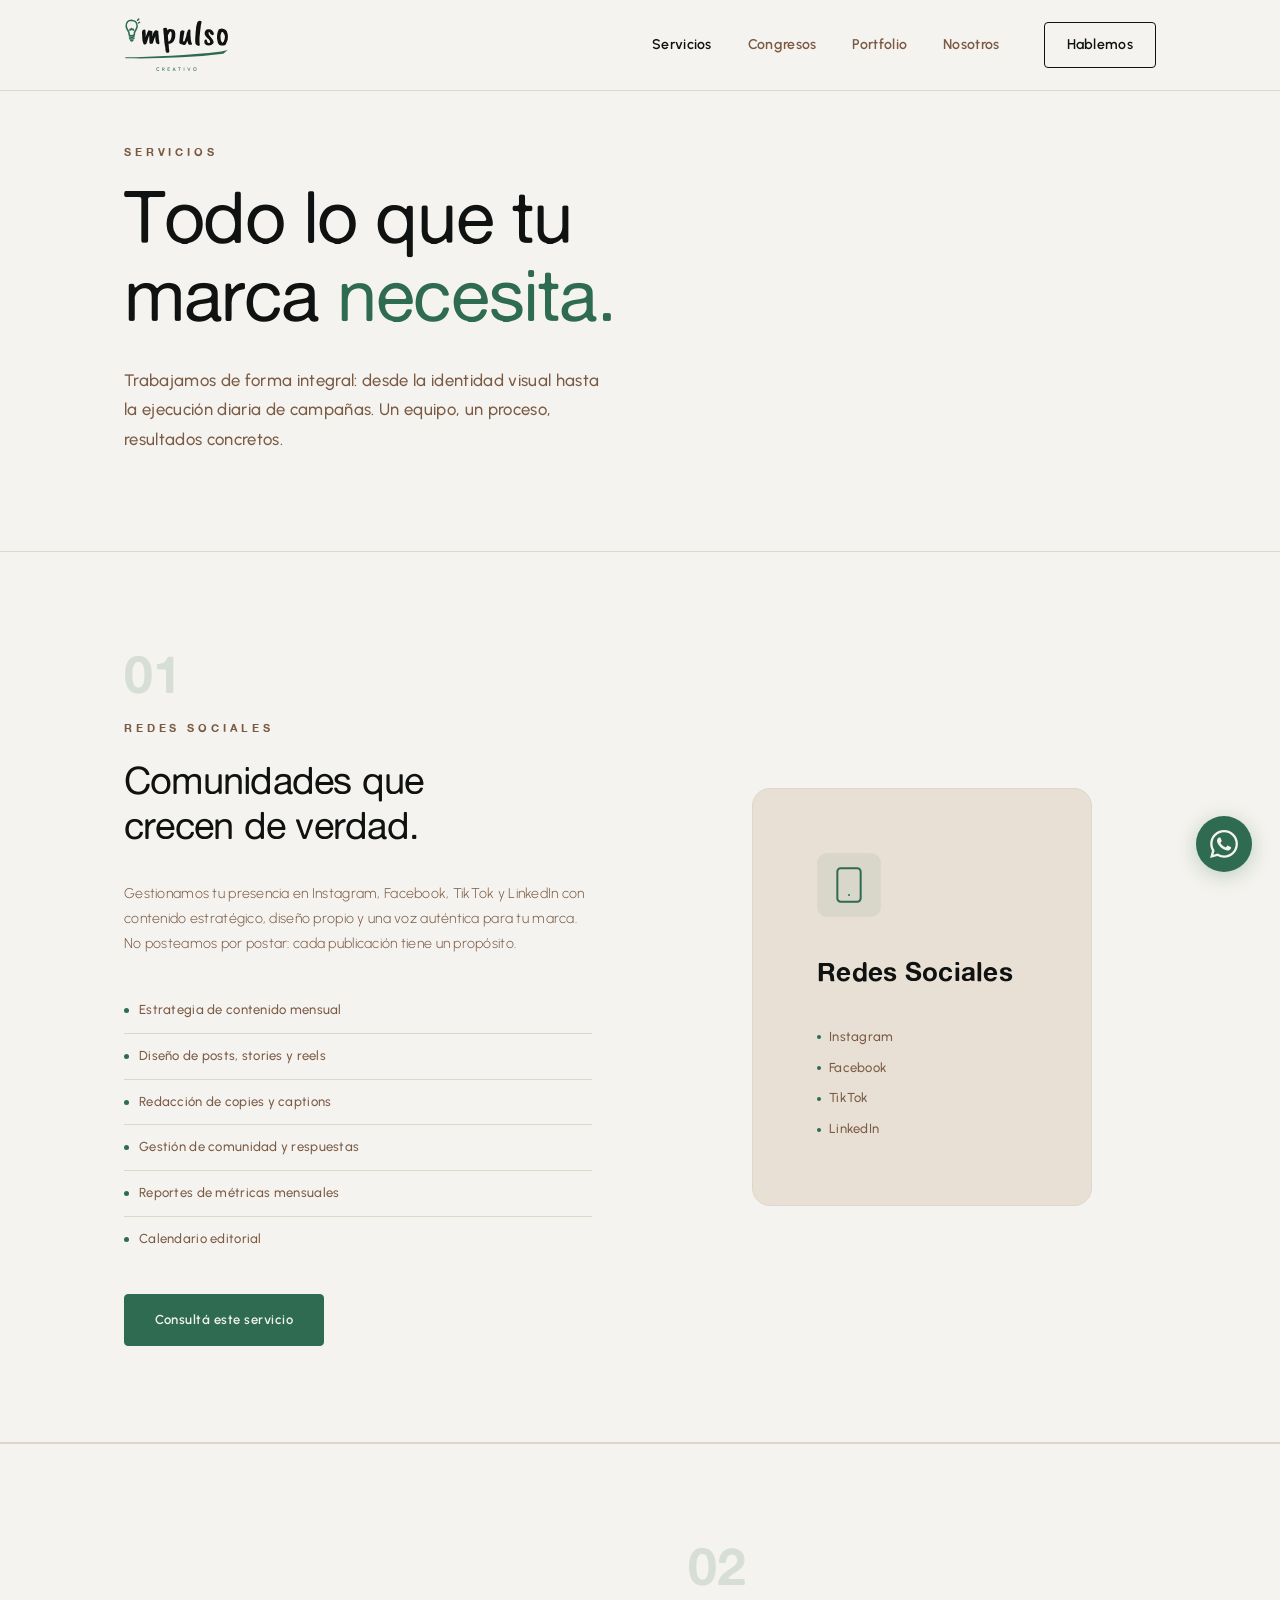
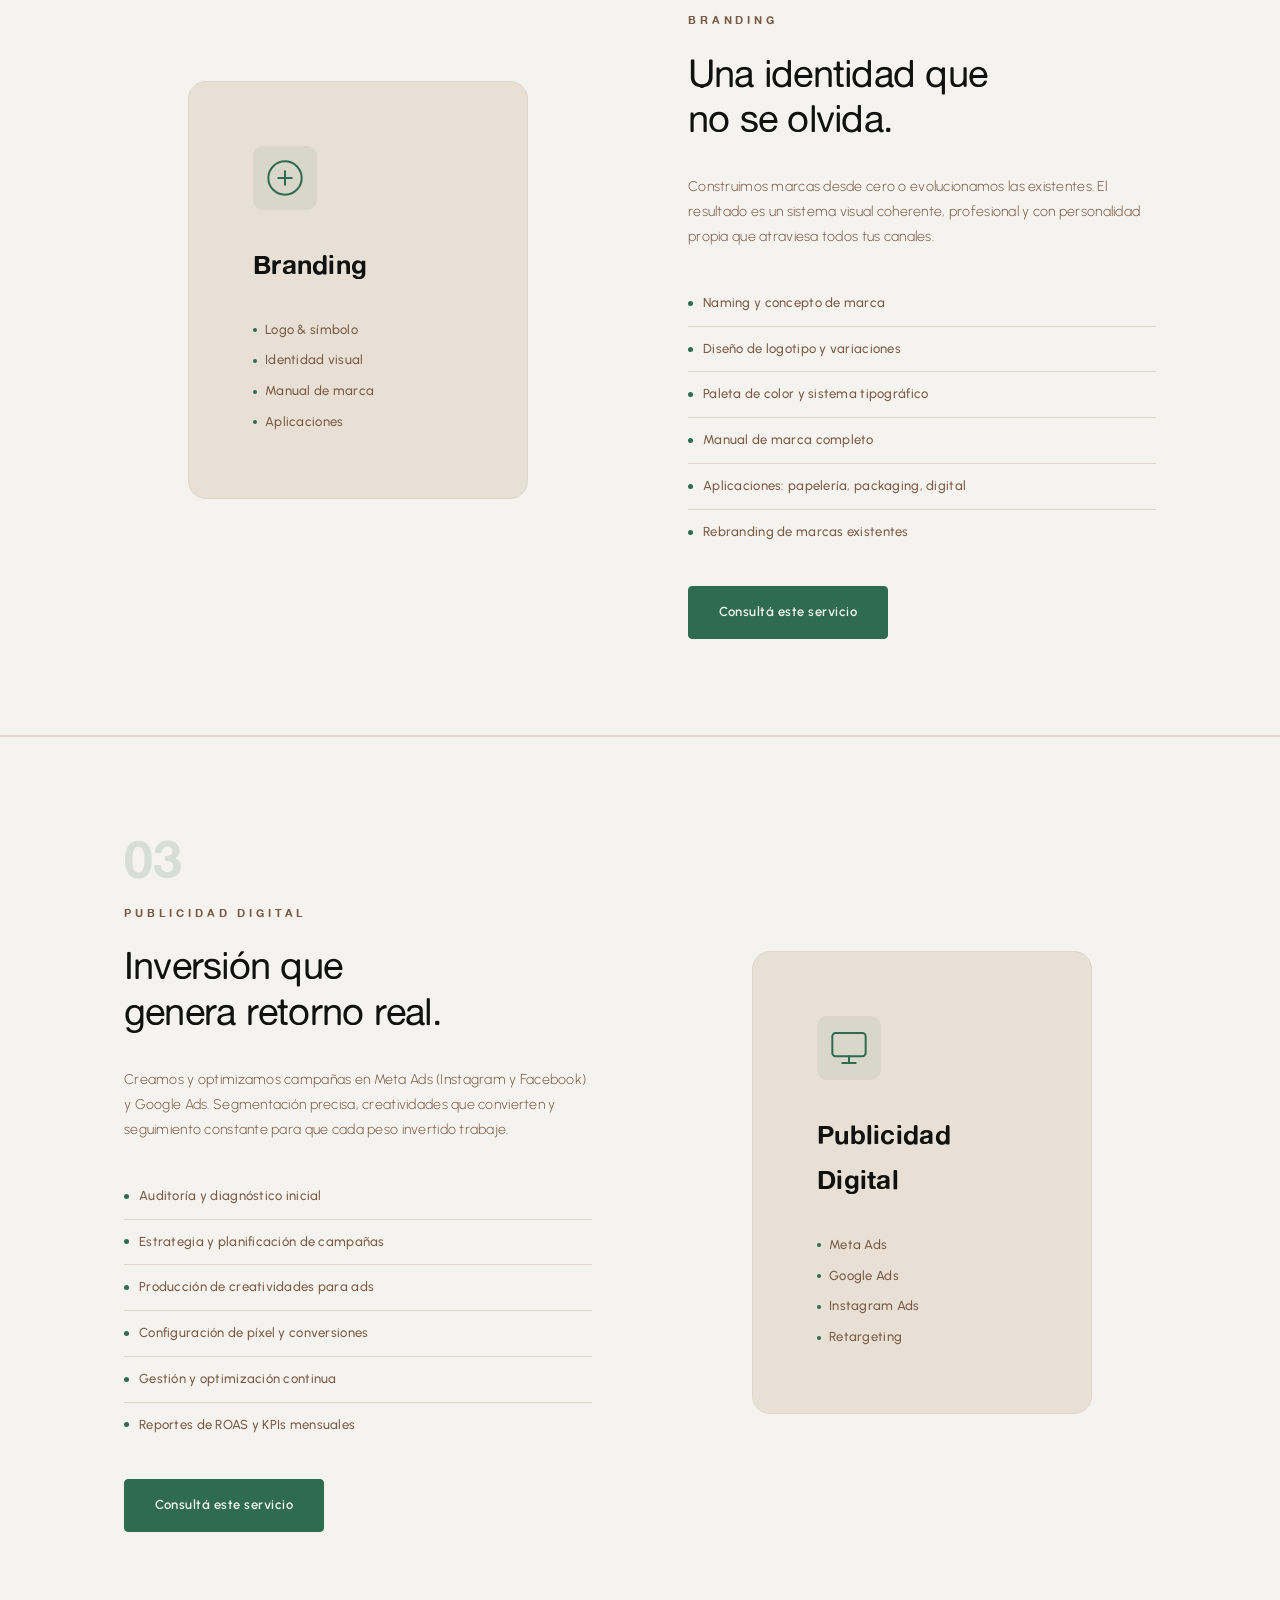
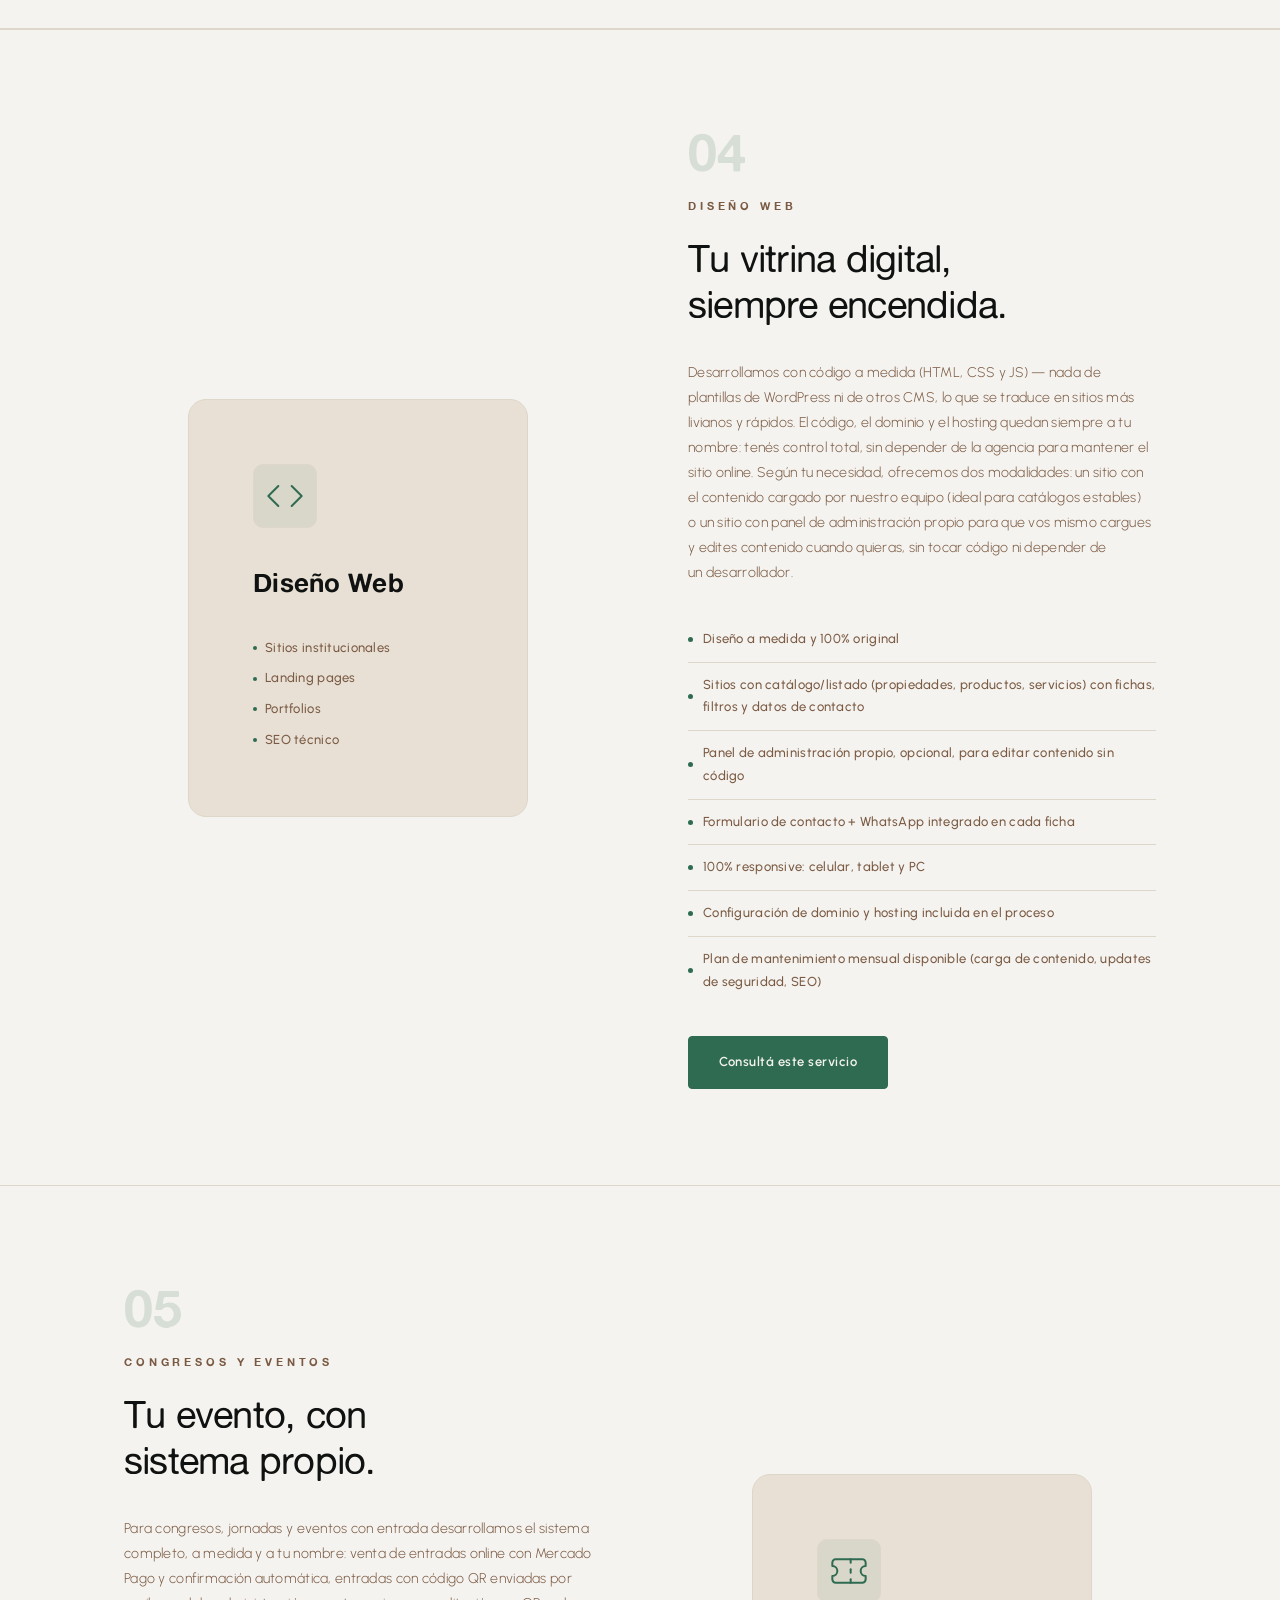
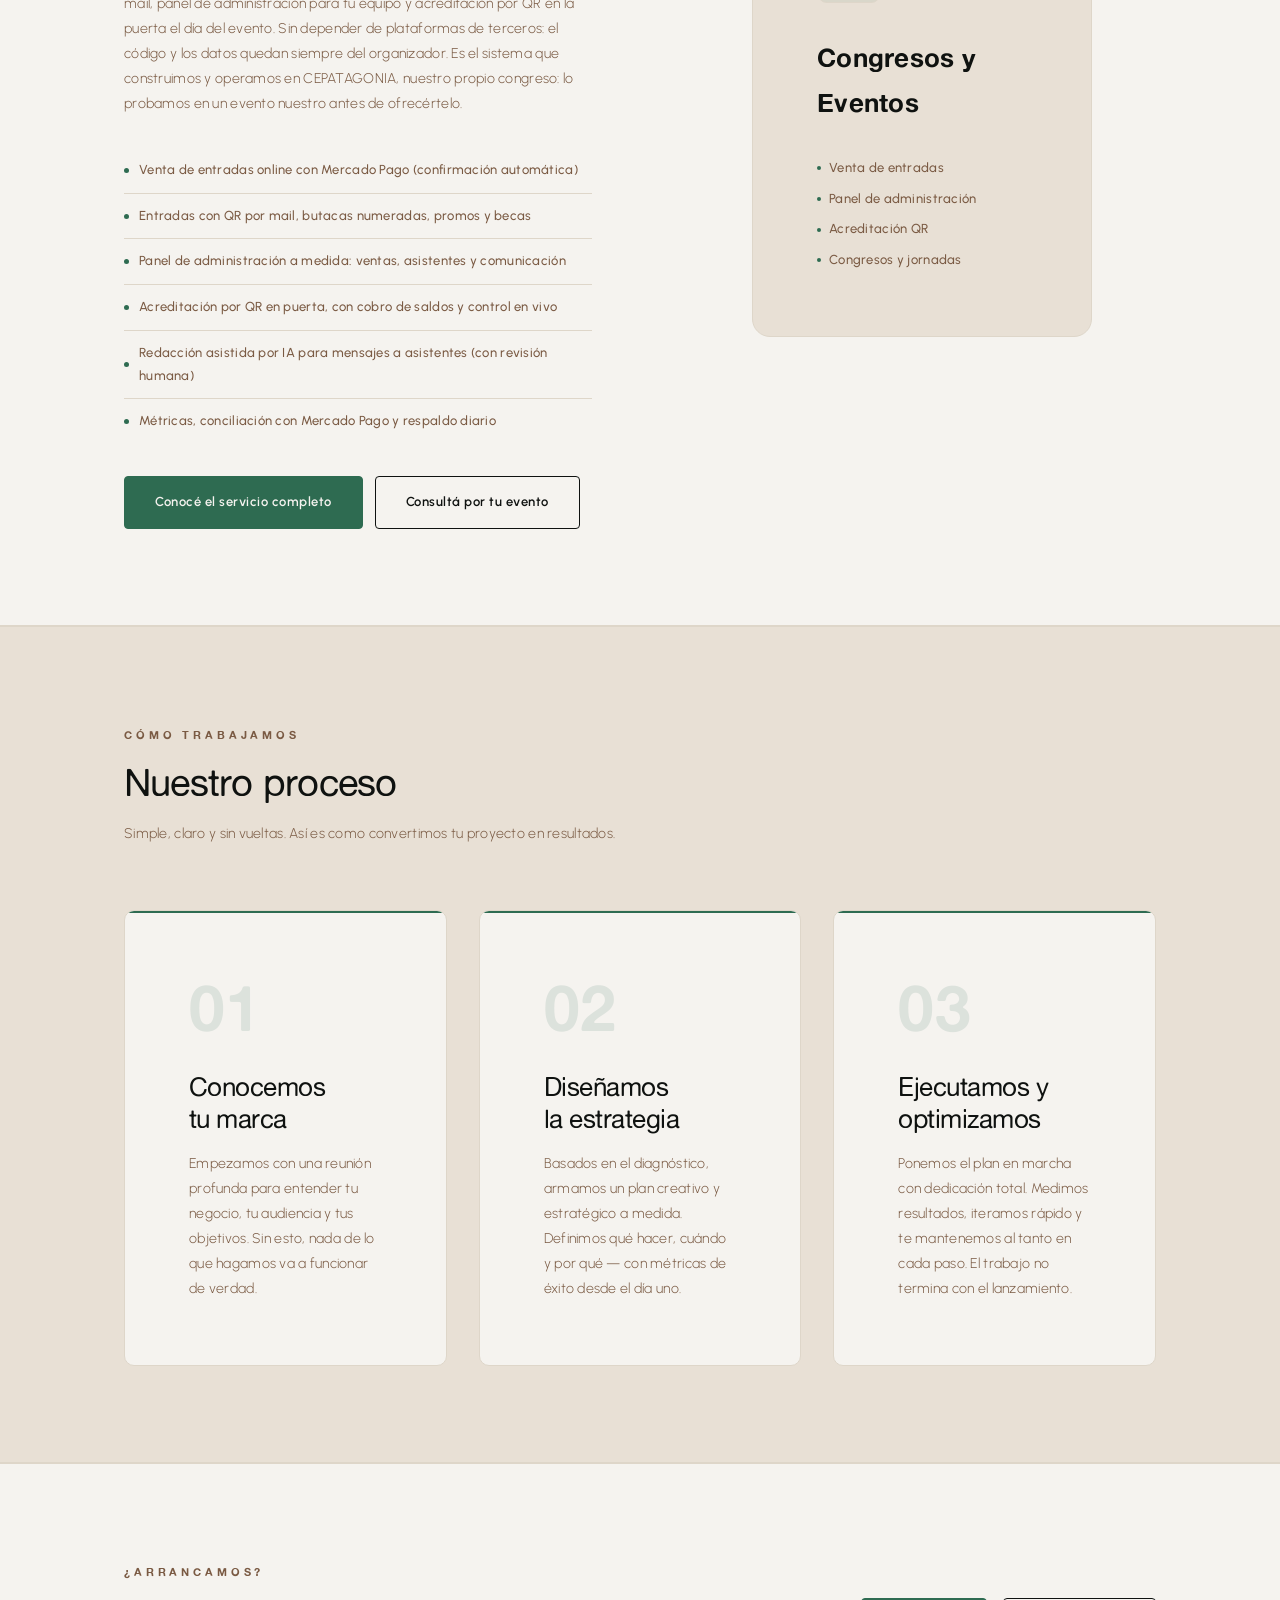
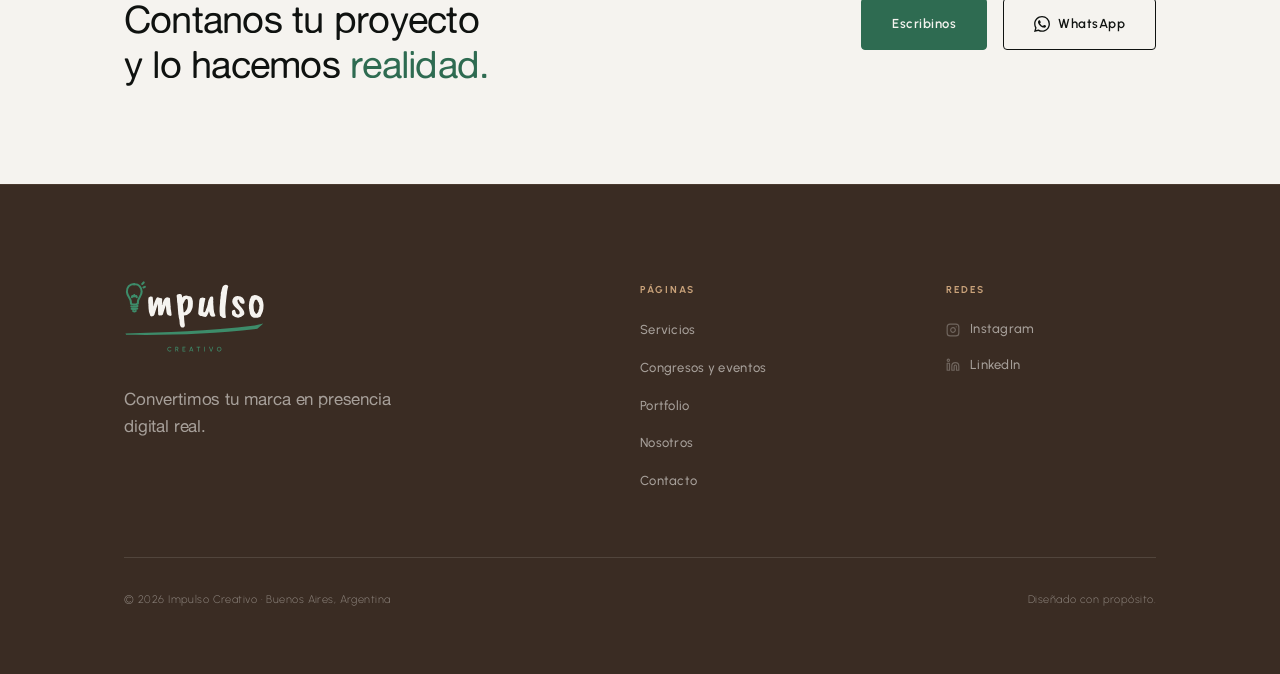
<file: servicios.html>
﻿<!DOCTYPE html>
<html lang="es-AR">
<head>
  <meta charset="UTF-8">
  <meta name="viewport" content="width=device-width, initial-scale=1.0">

  <!-- Google Tag Manager -->
  <script>(function(w,d,s,l,i){w[l]=w[l]||[];w[l].push({'gtm.start':
  new Date().getTime(),event:'gtm.js'});var f=d.getElementsByTagName(s)[0],
  j=d.createElement(s),dl=l!='dataLayer'?'&l='+l:'';j.async=true;j.src=
  'https://www.googletagmanager.com/gtm.js?id='+i+dl;f.parentNode.insertBefore(j,f);
  })(window,document,'script','dataLayer','GTM-TH7FBZMW');</script>
  <!-- End Google Tag Manager -->

  <title>Servicios: Branding, Diseño Web y Acreditación de Entradas con QR — Impulso Creativo</title>
  <meta name="description" content="Redes sociales, branding, publicidad digital, diseño web y sistemas de venta de entradas con acreditación por QR para congresos. Conocé todos los servicios de Impulso Creativo.">
  <meta name="keywords" content="servicios agencia creativa, gestión redes sociales, branding, publicidad digital, meta ads, google ads, diseño web, Buenos Aires">
  <meta name="robots" content="index, follow">
  <link rel="canonical" href="https://impulsocreativo.com.ar/servicios.html">

  <meta property="og:type" content="website">
  <meta property="og:url" content="https://impulsocreativo.com.ar/servicios.html">
  <meta property="og:title" content="Servicios — Impulso Creativo">
  <meta property="og:description" content="Redes sociales, branding, publicidad digital y diseño web. Todo lo que tu marca necesita.">
  <meta property="og:image" content="https://impulsocreativo.com.ar/assets/img/og-servicios.jpg">
  <meta property="og:locale" content="es_AR">
  <meta property="og:site_name" content="Impulso Creativo">

  <meta name="twitter:card" content="summary_large_image">
  <meta name="twitter:title" content="Servicios — Impulso Creativo">
  <meta name="twitter:description" content="Redes sociales, branding, publicidad digital y diseño web.">
  <meta name="twitter:image" content="https://impulsocreativo.com.ar/assets/img/og-servicios.jpg">

  <script type="application/ld+json">
  {
    "@context": "https://schema.org",
    "@type": "Service",
    "provider": { "@type": "ProfessionalService", "name": "Impulso Creativo", "url": "https://impulsocreativo.com.ar/" },
    "hasOfferCatalog": {
      "@type": "OfferCatalog",
      "name": "Servicios Creativos",
      "itemListElement": [
        { "@type": "Offer", "itemOffered": { "@type": "Service", "name": "Gestión de Redes Sociales" } },
        { "@type": "Offer", "itemOffered": { "@type": "Service", "name": "Branding e Identidad Visual" } },
        { "@type": "Offer", "itemOffered": { "@type": "Service", "name": "Publicidad Digital — Meta Ads y Google Ads" } },
        { "@type": "Offer", "itemOffered": { "@type": "Service", "name": "Diseño y Desarrollo Web" } }
      ]
    }
  }
  </script>

  <link rel="preconnect" href="https://fonts.googleapis.com">
  <link rel="preconnect" href="https://fonts.gstatic.com" crossorigin>
  <link href="https://fonts.googleapis.com/css2?family=Urbanist:wght@300;400;500;600;800&display=swap" rel="stylesheet">

  <link rel="stylesheet" href="assets/css/tokens.css">
  <link rel="stylesheet" href="assets/css/base.css">
  <link rel="stylesheet" href="assets/css/page.css">

  <link rel="icon" href="favicon.ico">
  <link rel="apple-touch-icon" href="apple-touch-icon.png">
</head>
<body>
<!-- Google Tag Manager (noscript) -->
<noscript><iframe src="https://www.googletagmanager.com/ns.html?id=GTM-TH7FBZMW"
height="0" width="0" style="display:none;visibility:hidden"></iframe></noscript>
<!-- End Google Tag Manager (noscript) -->

<a class="skip-link" href="#main">Ir al contenido</a>

<header class="site-header" id="site-header">
  <div class="wrapper nav-inner">
    <a href="index.html" class="nav-logo" aria-label="Impulso Creativo — Inicio">
      <img src="assets/img/logo-negro.svg" alt="Impulso Creativo" class="nav-logo-img">
    </a>
    <nav aria-label="Navegación principal">
      <ul class="nav-links" id="nav-links" role="list">
        <li><a href="servicios.html" aria-current="page">Servicios</a></li>
        <li><a href="congresos.html">Congresos</a></li>
        <li><a href="portfolio.html">Portfolio</a></li>
        <li><a href="nosotros.html">Nosotros</a></li>
        <li><a href="contacto.html" class="btn btn-primary nav-cta">Hablemos</a></li>
      </ul>
    </nav>
    <button class="nav-toggle" id="nav-toggle" aria-expanded="false" aria-controls="nav-links" aria-label="Abrir menú">
      <span></span><span></span><span></span>
    </button>
  </div>
</header>

<main id="main">

  <!-- ── PAGE HERO ── -->
  <section class="page-hero">
    <div class="wrapper">
      <p class="label reveal">Servicios</p>
      <h1 class="h-display page-hero-title reveal" style="--delay:.1s">
        Todo lo que tu<br>marca <em>necesita.</em>
      </h1>
      <p class="body-text page-hero-desc reveal" style="--delay:.2s">
        Trabajamos de forma integral: desde la identidad visual hasta la ejecución diaria de campañas. Un equipo, un proceso, resultados concretos.
      </p>
    </div>
  </section>

  <!-- ── SERVICIOS ── -->

  <!-- Redes Sociales -->
  <section class="service-section" id="redes" aria-labelledby="redes-heading">
    <div class="wrapper service-block">
      <div class="service-block-text reveal">
        <div class="service-num-tag">01</div>
        <p class="label">Redes Sociales</p>
        <h2 id="redes-heading" class="h-section" style="margin-top:12px">
          Comunidades que<br>crecen de verdad.
        </h2>
        <p class="body-text">
          Gestionamos tu presencia en Instagram, Facebook, TikTok y LinkedIn con contenido estratégico, diseño propio y una voz auténtica para tu marca. No posteamos por postar: cada publicación tiene un propósito.
        </p>
        <ul class="service-includes">
          <li>Estrategia de contenido mensual</li>
          <li>Diseño de posts, stories y reels</li>
          <li>Redacción de copies y captions</li>
          <li>Gestión de comunidad y respuestas</li>
          <li>Reportes de métricas mensuales</li>
          <li>Calendario editorial</li>
        </ul>
        <a href="contacto.html?servicio=redes" class="btn btn-primary">Consultá este servicio</a>
      </div>
      <div class="service-block-visual reveal" style="--delay:.15s">
        <div class="service-visual-card">
          <div class="svc-icon-large" aria-hidden="true">
            <svg width="40" height="40" viewBox="0 0 24 24" fill="none" stroke="currentColor" stroke-width="1.2" stroke-linecap="round" stroke-linejoin="round"><rect x="5" y="2" width="14" height="20" rx="2"/><line x1="12" y1="18" x2="12.01" y2="18"/></svg>
          </div>
          <p class="svc-visual-title">Redes Sociales</p>
          <ul class="svc-platforms">
            <li>Instagram</li>
            <li>Facebook</li>
            <li>TikTok</li>
            <li>LinkedIn</li>
          </ul>
        </div>
      </div>
    </div>
  </section>
  <div class="divider"></div>

  <!-- Branding -->
  <section class="service-section" id="branding" aria-labelledby="branding-heading">
    <div class="wrapper service-block service-block--reverse">
      <div class="service-block-text reveal">
        <div class="service-num-tag">02</div>
        <p class="label">Branding</p>
        <h2 id="branding-heading" class="h-section" style="margin-top:12px">
          Una identidad que<br>no se olvida.
        </h2>
        <p class="body-text">
          Construimos marcas desde cero o evolucionamos las existentes. El resultado es un sistema visual coherente, profesional y con personalidad propia que atraviesa todos tus canales.
        </p>
        <ul class="service-includes">
          <li>Naming y concepto de marca</li>
          <li>Diseño de logotipo y variaciones</li>
          <li>Paleta de color y sistema tipográfico</li>
          <li>Manual de marca completo</li>
          <li>Aplicaciones: papelería, packaging, digital</li>
          <li>Rebranding de marcas existentes</li>
        </ul>
        <a href="contacto.html?servicio=branding" class="btn btn-primary">Consultá este servicio</a>
      </div>
      <div class="service-block-visual reveal" style="--delay:.15s">
        <div class="service-visual-card">
          <div class="svc-icon-large" aria-hidden="true">
            <svg width="40" height="40" viewBox="0 0 24 24" fill="none" stroke="currentColor" stroke-width="1.2" stroke-linecap="round" stroke-linejoin="round"><circle cx="12" cy="12" r="10"/><path d="M12 8v8"/><path d="M8 12h8"/></svg>
          </div>
          <p class="svc-visual-title">Branding</p>
          <ul class="svc-platforms">
            <li>Logo &amp; símbolo</li>
            <li>Identidad visual</li>
            <li>Manual de marca</li>
            <li>Aplicaciones</li>
          </ul>
        </div>
      </div>
    </div>
  </section>
  <div class="divider"></div>

  <!-- Publicidad Digital -->
  <section class="service-section" id="ads" aria-labelledby="ads-heading">
    <div class="wrapper service-block">
      <div class="service-block-text reveal">
        <div class="service-num-tag">03</div>
        <p class="label">Publicidad Digital</p>
        <h2 id="ads-heading" class="h-section" style="margin-top:12px">
          Inversión que<br>genera retorno real.
        </h2>
        <p class="body-text">
          Creamos y optimizamos campañas en Meta Ads (Instagram y Facebook) y Google Ads. Segmentación precisa, creatividades que convierten y seguimiento constante para que cada peso invertido trabaje.
        </p>
        <ul class="service-includes">
          <li>Auditoría y diagnóstico inicial</li>
          <li>Estrategia y planificación de campañas</li>
          <li>Producción de creatividades para ads</li>
          <li>Configuración de píxel y conversiones</li>
          <li>Gestión y optimización continua</li>
          <li>Reportes de ROAS y KPIs mensuales</li>
        </ul>
        <a href="contacto.html?servicio=ads" class="btn btn-primary">Consultá este servicio</a>
      </div>
      <div class="service-block-visual reveal" style="--delay:.15s">
        <div class="service-visual-card">
          <div class="svc-icon-large" aria-hidden="true">
            <svg width="40" height="40" viewBox="0 0 24 24" fill="none" stroke="currentColor" stroke-width="1.2" stroke-linecap="round" stroke-linejoin="round"><rect x="2" y="3" width="20" height="14" rx="2"/><path d="M8 21h8"/><path d="M12 17v4"/></svg>
          </div>
          <p class="svc-visual-title">Publicidad Digital</p>
          <ul class="svc-platforms">
            <li>Meta Ads</li>
            <li>Google Ads</li>
            <li>Instagram Ads</li>
            <li>Retargeting</li>
          </ul>
        </div>
      </div>
    </div>
  </section>
  <div class="divider"></div>

  <!-- Diseño Web -->
  <section class="service-section" id="web" aria-labelledby="web-heading">
    <div class="wrapper service-block service-block--reverse">
      <div class="service-block-text reveal">
        <div class="service-num-tag">04</div>
        <p class="label">Diseño Web</p>
        <h2 id="web-heading" class="h-section" style="margin-top:12px">
          Tu vitrina digital,<br>siempre encendida.
        </h2>
        <p class="body-text">
          Desarrollamos con código a medida (HTML, CSS y JS) — nada de plantillas de WordPress ni de otros CMS, lo que se traduce en sitios más livianos y rápidos. El código, el dominio y el hosting quedan siempre a tu nombre: tenés control total, sin depender de la agencia para mantener el sitio online. Según tu necesidad, ofrecemos dos modalidades: un sitio con el contenido cargado por nuestro equipo (ideal para catálogos estables) o un sitio con panel de administración propio para que vos mismo cargues y edites contenido cuando quieras, sin tocar código ni depender de un desarrollador.
        </p>
        <ul class="service-includes">
          <li>Diseño a medida y 100% original</li>
          <li>Sitios con catálogo/listado (propiedades, productos, servicios) con fichas, filtros y datos de contacto</li>
          <li>Panel de administración propio, opcional, para editar contenido sin código</li>
          <li>Formulario de contacto + WhatsApp integrado en cada ficha</li>
          <li>100% responsive: celular, tablet y PC</li>
          <li>Configuración de dominio y hosting incluida en el proceso</li>
          <li>Plan de mantenimiento mensual disponible (carga de contenido, updates de seguridad, SEO)</li>
        </ul>
        <a href="contacto.html?servicio=web" class="btn btn-primary">Consultá este servicio</a>
      </div>
      <div class="service-block-visual reveal" style="--delay:.15s">
        <div class="service-visual-card">
          <div class="svc-icon-large" aria-hidden="true">
            <svg width="40" height="40" viewBox="0 0 24 24" fill="none" stroke="currentColor" stroke-width="1.2" stroke-linecap="round" stroke-linejoin="round"><polyline points="16 18 22 12 16 6"/><polyline points="8 6 2 12 8 18"/></svg>
          </div>
          <p class="svc-visual-title">Diseño Web</p>
          <ul class="svc-platforms">
            <li>Sitios institucionales</li>
            <li>Landing pages</li>
            <li>Portfolios</li>
            <li>SEO técnico</li>
          </ul>
        </div>
      </div>
    </div>
  </section>

  <!-- ── SERVICIO: CONGRESOS Y EVENTOS ── -->
  <section class="service-section" id="eventos" aria-labelledby="eventos-heading">
    <div class="wrapper service-block">
      <div class="service-block-text reveal">
        <div class="service-num-tag">05</div>
        <p class="label">Congresos y Eventos</p>
        <h2 id="eventos-heading" class="h-section" style="margin-top:12px">
          Tu evento, con<br>sistema propio.
        </h2>
        <p class="body-text">
          Para congresos, jornadas y eventos con entrada desarrollamos el sistema completo, a medida y a tu nombre: venta de entradas online con Mercado Pago y confirmación automática, entradas con código QR enviadas por mail, panel de administración para tu equipo y acreditación por QR en la puerta el día del evento. Sin depender de plataformas de terceros: el código y los datos quedan siempre del organizador. Es el sistema que construimos y operamos en CEPATAGONIA, nuestro propio congreso: lo probamos en un evento nuestro antes de ofrecértelo.
        </p>
        <ul class="service-includes">
          <li>Venta de entradas online con Mercado Pago (confirmación automática)</li>
          <li>Entradas con QR por mail, butacas numeradas, promos y becas</li>
          <li>Panel de administración a medida: ventas, asistentes y comunicación</li>
          <li>Acreditación por QR en puerta, con cobro de saldos y control en vivo</li>
          <li>Redacción asistida por IA para mensajes a asistentes (con revisión humana)</li>
          <li>Métricas, conciliación con Mercado Pago y respaldo diario</li>
        </ul>
        <div style="display:flex; gap:12px; flex-wrap:wrap">
          <a href="congresos.html" class="btn btn-primary">Conocé el servicio completo</a>
          <a href="contacto.html?servicio=web" class="btn btn-outline">Consultá por tu evento</a>
        </div>
      </div>
      <div class="service-block-visual reveal" style="--delay:.15s">
        <div class="service-visual-card">
          <div class="svc-icon-large" aria-hidden="true">
            <svg width="40" height="40" viewBox="0 0 24 24" fill="none" stroke="currentColor" stroke-width="1.2" stroke-linecap="round" stroke-linejoin="round"><path d="M2 9a3 3 0 0 1 0 6v2a2 2 0 0 0 2 2h16a2 2 0 0 0 2-2v-2a3 3 0 0 1 0-6V7a2 2 0 0 0-2-2H4a2 2 0 0 0-2 2Z"/><path d="M13 5v2"/><path d="M13 17v2"/><path d="M13 11v2"/></svg>
          </div>
          <p class="svc-visual-title">Congresos y Eventos</p>
          <ul class="svc-platforms">
            <li>Venta de entradas</li>
            <li>Panel de administración</li>
            <li>Acreditación QR</li>
            <li>Congresos y jornadas</li>
          </ul>
        </div>
      </div>
    </div>
  </section>

  <!-- ── PROCESO ── -->
  <section class="section-process" aria-labelledby="process-heading">
    <div class="wrapper">
      <div class="section-process-header reveal">
        <p class="label">Cómo trabajamos</p>
        <h2 id="process-heading" class="h-section" style="margin-top:12px">Nuestro proceso</h2>
        <p class="body-text" style="margin-top:16px">Simple, claro y sin vueltas. Así es como convertimos tu proyecto en resultados.</p>
      </div>

      <ol class="process-steps" role="list">
        <li class="process-step reveal" style="--delay:.1s">
          <div class="process-step-num" aria-hidden="true">01</div>
          <div class="process-step-body">
            <h3 class="h-card process-step-title">Conocemos tu marca</h3>
            <p class="body-text">Empezamos con una reunión profunda para entender tu negocio, tu audiencia y tus objetivos. Sin esto, nada de lo que hagamos va a funcionar de verdad.</p>
          </div>
        </li>
        <li class="process-step reveal" style="--delay:.2s">
          <div class="process-step-num" aria-hidden="true">02</div>
          <div class="process-step-body">
            <h3 class="h-card process-step-title">Diseñamos la estrategia</h3>
            <p class="body-text">Basados en el diagnóstico, armamos un plan creativo y estratégico a medida. Definimos qué hacer, cuándo y por qué — con métricas de éxito desde el día uno.</p>
          </div>
        </li>
        <li class="process-step reveal" style="--delay:.3s">
          <div class="process-step-num" aria-hidden="true">03</div>
          <div class="process-step-body">
            <h3 class="h-card process-step-title">Ejecutamos y optimizamos</h3>
            <p class="body-text">Ponemos el plan en marcha con dedicación total. Medimos resultados, iteramos rápido y te mantenemos al tanto en cada paso. El trabajo no termina con el lanzamiento.</p>
          </div>
        </li>
      </ol>
    </div>
  </section>

  <!-- ── CTA ── -->
  <section class="section-cta-simple" aria-labelledby="cta-svc-heading">
    <div class="wrapper cta-simple-inner reveal">
      <div>
        <p class="label">¿Arrancamos?</p>
        <h2 id="cta-svc-heading" class="h-section" style="margin-top:12px">
          Contanos tu proyecto<br>y lo hacemos <em>realidad.</em>
        </h2>
      </div>
      <div class="cta-simple-actions">
        <a href="contacto.html" class="btn btn-primary btn-lg">Escribinos</a>
        <a href="https://wa.me/5491130450713?text=%C2%A1Hola!%20Vi%20el%20sitio%20de%20Impulso%20Creativo%20y%20me%20gustar%C3%ADa%20saber%20m%C3%A1s%20sobre%20sus%20servicios." class="btn btn-outline" target="_blank" rel="noopener noreferrer">
          <svg width="16" height="16" viewBox="0 0 24 24" fill="currentColor" aria-hidden="true"><path d="M17.472 14.382c-.297-.149-1.758-.867-2.03-.967-.273-.099-.471-.148-.67.15-.197.297-.767.966-.94 1.164-.173.199-.347.223-.644.075-.297-.15-1.255-.463-2.39-1.475-.883-.788-1.48-1.761-1.653-2.059-.173-.297-.018-.458.13-.606.134-.133.298-.347.446-.52.149-.174.198-.298.298-.497.099-.198.05-.371-.025-.52-.075-.149-.669-1.612-.916-2.207-.242-.579-.487-.5-.669-.51-.173-.008-.371-.01-.57-.01-.198 0-.52.074-.792.372-.272.297-1.04 1.016-1.04 2.479 0 1.462 1.065 2.875 1.213 3.074.149.198 2.096 3.2 5.077 4.487.709.306 1.262.489 1.694.625.712.227 1.36.195 1.871.118.571-.085 1.758-.719 2.006-1.413.248-.694.248-1.289.173-1.413-.074-.124-.272-.198-.57-.347m-5.421 7.403h-.004a9.87 9.87 0 0 1-5.031-1.378l-.361-.214-3.741.982.998-3.648-.235-.374a9.86 9.86 0 0 1-1.51-5.26c.001-5.45 4.436-9.884 9.888-9.884 2.64 0 5.122 1.03 6.988 2.898a9.825 9.825 0 0 1 2.893 6.994c-.003 5.45-4.437 9.884-9.885 9.884m8.413-18.297A11.815 11.815 0 0 0 12.05 0C5.495 0 .16 5.335.157 11.892c0 2.096.547 4.142 1.588 5.945L.057 24l6.305-1.654a11.882 11.882 0 0 0 5.683 1.448h.005c6.554 0 11.89-5.335 11.893-11.893a11.821 11.821 0 0 0-3.48-8.413Z"/></svg>
          WhatsApp
        </a>
      </div>
    </div>
  </section>

</main>

<footer class="site-footer">
  <div class="wrapper">
    <div class="footer-top">
      <div class="footer-brand">
        <a href="index.html"><img src="assets/img/logo-marfil.svg" alt="Impulso Creativo" class="nav-logo-img"></a>
        <p class="footer-tagline">Convertimos tu marca en presencia digital real.</p>
      </div>
      <div>
        <p class="footer-col-title">Páginas</p>
        <ul class="footer-links-list" role="list">
          <li><a href="servicios.html">Servicios</a></li>
          <li><a href="congresos.html">Congresos y eventos</a></li>
          <li><a href="portfolio.html">Portfolio</a></li>
          <li><a href="nosotros.html">Nosotros</a></li>
          <li><a href="contacto.html">Contacto</a></li>
        </ul>
      </div>
      <div>
        <p class="footer-col-title">Redes</p>
        <div class="footer-social">
          <a href="https://instagram.com/impulsocreativo.ba" target="_blank" rel="noopener noreferrer">
            <svg width="16" height="16" viewBox="0 0 24 24" fill="none" stroke="currentColor" stroke-width="2" stroke-linecap="round" stroke-linejoin="round" aria-hidden="true"><rect x="2" y="2" width="20" height="20" rx="5"/><path d="M16 11.37A4 4 0 1 1 12.63 8 4 4 0 0 1 16 11.37z"/><line x1="17.5" y1="6.5" x2="17.51" y2="6.5"/></svg>
            Instagram
          </a>
          <a href="https://linkedin.com/company/impulsocreativo-ba" target="_blank" rel="noopener noreferrer">
            <svg width="16" height="16" viewBox="0 0 24 24" fill="none" stroke="currentColor" stroke-width="2" stroke-linecap="round" stroke-linejoin="round" aria-hidden="true"><path d="M16 8a6 6 0 0 1 6 6v7h-4v-7a2 2 0 0 0-2-2 2 2 0 0 0-2 2v7h-4v-7a6 6 0 0 1 6-6z"/><rect x="2" y="9" width="4" height="12"/><circle cx="4" cy="4" r="2"/></svg>
            LinkedIn
          </a>
        </div>
      </div>
    </div>
    <div class="footer-bottom">
      <p class="footer-copy">© 2026 Impulso Creativo · Buenos Aires, Argentina</p>
      <p class="footer-copy">Diseñado con propósito.</p>
    </div>
  </div>
</footer>

<a href="https://wa.me/5491130450713?text=%C2%A1Hola!%20Vi%20el%20sitio%20de%20Impulso%20Creativo%20y%20me%20gustar%C3%ADa%20saber%20m%C3%A1s%20sobre%20sus%20servicios." class="whatsapp-float" target="_blank" rel="noopener noreferrer" aria-label="Contactar por WhatsApp">
  <svg viewBox="0 0 24 24" fill="#F5F3EF" aria-hidden="true"><path d="M17.472 14.382c-.297-.149-1.758-.867-2.03-.967-.273-.099-.471-.148-.67.15-.197.297-.767.966-.94 1.164-.173.199-.347.223-.644.075-.297-.15-1.255-.463-2.39-1.475-.883-.788-1.48-1.761-1.653-2.059-.173-.297-.018-.458.13-.606.134-.133.298-.347.446-.52.149-.174.198-.298.298-.497.099-.198.05-.371-.025-.52-.075-.149-.669-1.612-.916-2.207-.242-.579-.487-.5-.669-.51-.173-.008-.371-.01-.57-.01-.198 0-.52.074-.792.372-.272.297-1.04 1.016-1.04 2.479 0 1.462 1.065 2.875 1.213 3.074.149.198 2.096 3.2 5.077 4.487.709.306 1.262.489 1.694.625.712.227 1.36.195 1.871.118.571-.085 1.758-.719 2.006-1.413.248-.694.248-1.289.173-1.413-.074-.124-.272-.198-.57-.347m-5.421 7.403h-.004a9.87 9.87 0 0 1-5.031-1.378l-.361-.214-3.741.982.998-3.648-.235-.374a9.86 9.86 0 0 1-1.51-5.26c.001-5.45 4.436-9.884 9.888-9.884 2.64 0 5.122 1.03 6.988 2.898a9.825 9.825 0 0 1 2.893 6.994c-.003 5.45-4.437 9.884-9.885 9.884m8.413-18.297A11.815 11.815 0 0 0 12.05 0C5.495 0 .16 5.335.157 11.892c0 2.096.547 4.142 1.588 5.945L.057 24l6.305-1.654a11.882 11.882 0 0 0 5.683 1.448h.005c6.554 0 11.89-5.335 11.893-11.893a11.821 11.821 0 0 0-3.48-8.413Z"/></svg>
</a>

<script src="assets/js/main.js"></script>
</body>
</html>
</file>
<file: assets/css/tokens.css>
/* ─────────────────────────────────────────
   IMPULSO CREATIVO — Design Tokens
   Brandbook v3 · claro primario, oscuro secundario
   ───────────────────────────────────────── */

/* ── Tipografía principal, autoalojada ──
   Alte Haas Grotesk es freeware: la licencia exige distribuir
   las fuentes junto con "Alte Haas Grotesk licence.rtf", que
   está en esta misma carpeta de assets/fonts/. */
@font-face {
  font-family: 'Alte Haas Grotesk';
  src: url('../fonts/AlteHaasGrotesk-Regular.woff2') format('woff2'),
       url('../fonts/AlteHaasGrotesk-Regular.ttf') format('truetype');
  font-weight: 400;
  font-style: normal;
  font-display: swap;
}
@font-face {
  font-family: 'Alte Haas Grotesk';
  src: url('../fonts/AlteHaasGrotesk-Bold.woff2') format('woff2'),
       url('../fonts/AlteHaasGrotesk-Bold.ttf') format('truetype');
  font-weight: 700;
  font-style: normal;
  font-display: swap;
}

:root {
  /* ── Paleta ──
     Proporción buscada en cada pieza:
     marfil/crema 60% · cacao/negro 20% · tierra 12% · caramelo 5% · verde 3% */

  --marfil:        #F5F3EF;   /* Fondo principal. Reemplaza al blanco puro */
  --crema:         #E8E0D5;   /* Fondo secundario, tarjetas, secciones alternas */
  --crema-hover:   #DFD5C7;   /* Hover de superficies claras */

  --cacao:         #3A2C23;   /* Oscuro de marca: footer y secciones de contraste */
  --cacao-suave:   #4A3A2F;   /* Superficies sobre cacao */

  --tierra:        #7A5A43;   /* Antetítulos, datos y detalles sobre claro */
  --tierra-claro:  #A08B78;   /* Texto muted sobre claro */
  --caramelo:      #C9A27A;   /* Acentos sobre cacao. Nunca sobre claro: no contrasta */

  --verde:         #2E6B51;   /* Verde Impulso sobre claro */
  --verde-hover:   #255640;
  --verde-claro:   #3D8C6A;   /* Verde Impulso sobre oscuro */
  --verde-muted:   rgba(46,107,81,0.08);

  --negro:         #0F1210;   /* Texto principal sobre claro */

  --borde:         #DED6C9;
  --borde-fuerte:  #C9BFAF;
  --borde-hover:   var(--verde);

  /* Sobre cacao */
  --sobre-cacao:        rgba(245,243,239,0.74);
  --sobre-cacao-tenue:  rgba(245,243,239,0.58);
  --borde-cacao:        rgba(245,243,239,0.12);

  /* Funcional, fuera de la paleta de marca */
  --error:         #B5483F;
  --error-suave:   rgba(181,72,63,0.08);
  --error-borde:   rgba(181,72,63,0.28);

  /* ── Tipografía ── */
  --font-display: 'Alte Haas Grotesk', 'Helvetica Neue', Helvetica, Arial, sans-serif;
  --font-text:    'Urbanist', system-ui, sans-serif;

  /* Tamaños fluid */
  --text-xs:    11px;
  --text-sm:    13px;
  --text-base:  clamp(14px, 1.1vw, 16px);
  --text-md:    clamp(16px, 1.3vw, 18px);
  --text-lg:    clamp(18px, 1.6vw, 21px);
  --text-xl:    clamp(20px, 2vw, 26px);
  --text-2xl:   clamp(26px, 3vw, 38px);
  --text-3xl:   clamp(36px, 4.2vw, 52px);
  --text-hero:  clamp(42px, 6vw, 76px);

  /* Tracking del brandbook */
  --track-titular:  -0.02em;   /* Alte Haas Regular en titulares */
  --track-ante:      0.35em;   /* Alte Haas Bold en antetítulos, MAYÚSCULAS */
  --track-cuerpo:    0.02em;   /* Urbanist Light en cuerpo */
  --track-creativo:  0.50em;   /* "CREATIVO" del bloque tipográfico */

  /* ── Espaciado ── */
  --space-xs:   8px;
  --space-sm:   16px;
  --space-md:   32px;
  --space-lg:   64px;
  --space-xl:   96px;
  --space-2xl:  140px;

  /* ── Layout ── */
  --max-width: 1160px;
  --gutter:    clamp(20px, 5vw, 72px);

  /* ── Motion ── */
  --ease:      cubic-bezier(0.4, 0, 0.2, 1);
  --ease-out:  cubic-bezier(0, 0, 0.2, 1);
  --dur-fast:  0.2s;
  --dur:       0.35s;
  --dur-slow:  0.6s;

  /* ── Radios ── */
  --radius-sm: 4px;
  --radius-md: 10px;
  --radius-lg: 18px;
  --radius-xl: 30px;
}
</file>
<file: assets/css/base.css>
/* ─────────────────────────────────────────
   IMPULSO CREATIVO — Base & Global
   ───────────────────────────────────────── */

/* ── Reset ── */
*, *::before, *::after { box-sizing: border-box; margin: 0; padding: 0; }

html {
  scroll-behavior: smooth;
  -webkit-text-size-adjust: 100%;
}

body {
  background-color: var(--marfil);
  color: var(--negro);
  font-family: var(--font-text);
  font-weight: 300;
  font-size: var(--text-base);
  letter-spacing: var(--track-cuerpo);
  line-height: 1.75;
  -webkit-font-smoothing: antialiased;
  -moz-osx-font-smoothing: grayscale;
  overflow-x: hidden;
}

img, svg, video { display: block; max-width: 100%; }
a { color: inherit; text-decoration: none; }
ul, ol { list-style: none; }
button { cursor: pointer; font-family: inherit; border: none; background: none; }
strong { font-weight: 600; }

/* ── Skip link ── */
.skip-link {
  position: absolute; top: -100%; left: var(--space-sm);
  background: var(--verde); color: var(--marfil);
  padding: var(--space-xs) var(--space-sm);
  border-radius: 0 0 var(--radius-sm) var(--radius-sm);
  font-size: var(--text-xs); font-weight: 600; letter-spacing: 1px;
  text-transform: uppercase; z-index: 9999;
  transition: top var(--dur) var(--ease);
}
.skip-link:focus { top: 0; }

/* ── Layout ── */
.wrapper {
  width: 100%; max-width: var(--max-width);
  margin-inline: auto; padding-inline: var(--gutter);
}

/* ── Labels / tags ── */
.label {
  display: inline-block;
  font-family: var(--font-display);
  font-size: var(--text-xs);
  font-weight: 700;
  letter-spacing: var(--track-ante);
  text-transform: uppercase;
  color: var(--tierra);
}

/* ── Headings ── */
.h-display {
  font-family: var(--font-display);
  font-size: var(--text-hero);
  font-weight: 400;
  line-height: 1.08;
  letter-spacing: var(--track-titular);
  color: var(--negro);
  text-wrap: balance;
  font-optical-sizing: auto;
}
.h-display em { font-style: normal; font-weight: 400; color: var(--verde); }

.h-section {
  font-family: var(--font-display);
  font-size: var(--text-2xl);
  font-weight: 400;
  line-height: 1.2;
  letter-spacing: var(--track-titular);
  color: var(--negro);
  text-wrap: balance;
  font-optical-sizing: auto;
}
.h-section em { font-style: normal; color: var(--verde); }

.h-card {
  font-family: var(--font-display);
  font-size: var(--text-xl);
  font-weight: 400;
  line-height: 1.24;
  letter-spacing: var(--track-titular);
  color: var(--negro);
  text-wrap: balance;
}

/* ── Body text ── */
.body-text {
  font-family: var(--font-text);
  font-size: var(--text-base);
  font-weight: 300;
  letter-spacing: var(--track-cuerpo);
  color: var(--tierra);
  line-height: 1.78;
  max-width: 62ch;
  text-wrap: pretty;
}

/* ── Divider ── */
.divider { width: 100%; height: 1px; background: var(--borde); }

/* ═══════════════════════════════════════
   BOTONES
═══════════════════════════════════════ */
.btn {
  display: inline-flex; align-items: center; gap: 8px;
  font-family: var(--font-text);
  font-size: var(--text-sm);
  font-weight: 600;
  letter-spacing: 0.5px;
  padding: 14px 30px;
  border-radius: var(--radius-sm);
  transition: all var(--dur) var(--ease);
  white-space: nowrap;
  cursor: pointer;
}

.btn-primary {
  background: var(--verde);
  color: var(--marfil);
  border: 1.5px solid var(--verde);
}
.btn-primary:hover {
  background: var(--verde-hover);
  border-color: var(--verde-hover);
}

.btn-outline {
  background: transparent;
  color: var(--negro);
  border: 1.5px solid var(--negro);
}
.btn-outline:hover {
  background: var(--negro);
  color: var(--marfil);
}

.btn-ghost {
  background: transparent;
  color: var(--verde);
  border: none;
  padding-inline: 0;
  font-size: var(--text-sm);
  letter-spacing: 0.5px;
}
.btn-ghost:hover { color: var(--verde-hover); gap: 12px; }
.btn-ghost::after { content: "→"; transition: transform var(--dur) var(--ease); }

/* ═══════════════════════════════════════
   HEADER / NAV
═══════════════════════════════════════ */
.site-header {
  position: fixed; top: 0; left: 0; right: 0; z-index: 200;
  background: var(--marfil);
  border-bottom: 1px solid var(--borde);
  transition: padding var(--dur) var(--ease);
  padding: 18px 0;
}
.site-header.scrolled {
  padding: 12px 0;
}

.nav-inner {
  display: flex; align-items: center;
  justify-content: space-between;
  gap: var(--space-md);
}

.nav-logo { display: flex; align-items: center; flex-shrink: 0; }
.nav-logo-img { height: 54px; width: auto; display: block; }

.nav-links {
  display: flex; align-items: center; gap: 36px;
}
.nav-links a {
  font-size: var(--text-base);
  font-weight: 600;
  color: var(--tierra);
  letter-spacing: 0.3px;
  transition: color var(--dur-fast) var(--ease);
}
.nav-links a:hover,
.nav-links a[aria-current="page"] {
  color: var(--negro);
}

.nav-cta {
  margin-left: 8px;
  padding: 10px 22px;
  background: transparent !important;
  border: 1.5px solid var(--negro);
  border-radius: var(--radius-sm);
  color: var(--negro) !important;
  font-weight: 600;
  font-size: var(--text-base);
  letter-spacing: 0.3px;
  transition: background var(--dur-fast) var(--ease),
              color var(--dur-fast) var(--ease) !important;
}
.nav-cta:hover {
  background: var(--negro) !important;
  color: var(--marfil) !important;
}
/* anular el underline animado en el CTA */
.nav-cta::after { display: none !important; }

/* Mobile toggle */
.nav-toggle {
  display: none; flex-direction: column; gap: 5px; padding: 6px;
}
.nav-toggle span {
  display: block; width: 22px; height: 1.5px;
  background: var(--negro); border-radius: 2px;
  transition: all var(--dur) var(--ease);
}
.nav-toggle[aria-expanded="true"] span:nth-child(1) { transform: translateY(6.5px) rotate(45deg); }
.nav-toggle[aria-expanded="true"] span:nth-child(2) { opacity: 0; transform: scaleX(0); }
.nav-toggle[aria-expanded="true"] span:nth-child(3) { transform: translateY(-6.5px) rotate(-45deg); }

/* ═══════════════════════════════════════
   FOOTER
═══════════════════════════════════════ */
.site-footer {
  background: var(--cacao);
  border-top: 1px solid var(--cacao-suave);
  padding: var(--space-xl) 0 var(--space-lg);
}

.footer-top {
  display: grid;
  grid-template-columns: 2fr 1fr 1fr;
  gap: var(--space-xl);
  align-items: start;
  padding-bottom: var(--space-lg);
  border-bottom: 1px solid var(--borde-cacao);
  margin-bottom: var(--space-md);
}

.footer-brand .nav-logo-img {
  height: 72px;
  margin-bottom: var(--space-md);
}

.footer-tagline {
  font-family: var(--font-display);
  font-size: var(--text-md);
  font-style: normal;
  font-weight: 500;
  color: var(--sobre-cacao-tenue);
  max-width: 300px;
  line-height: 1.65;
  letter-spacing: -0.01em;
}

.footer-col-title {
  font-size: 10px;
  font-weight: 700;
  letter-spacing: 0.2em;
  text-transform: uppercase;
  color: var(--caramelo);
  margin-bottom: 20px;
  opacity: 1;
}

.footer-links-list {
  display: flex; flex-direction: column; gap: 13px;
}
.footer-links-list a {
  font-size: var(--text-sm);
  font-weight: 500;
  color: var(--sobre-cacao-tenue);
  transition: color var(--dur-fast) var(--ease),
              padding-left var(--dur-fast) var(--ease);
}
.footer-links-list a:hover {
  color: var(--marfil);
  padding-left: 4px;
}

.footer-social {
  display: flex; flex-direction: column; gap: 13px;
}
.footer-social a {
  font-size: var(--text-sm);
  font-weight: 500;
  color: var(--sobre-cacao-tenue);
  display: flex; align-items: center; gap: 10px;
  transition: color var(--dur-fast) var(--ease);
}
.footer-social a svg {
  width: 14px; height: 14px; flex-shrink: 0;
  opacity: 0.5;
  transition: opacity var(--dur-fast) var(--ease);
}
.footer-social a:hover { color: var(--marfil); }
.footer-social a:hover svg { opacity: 1; }

.footer-bottom {
  display: flex; justify-content: space-between; align-items: center;
  gap: var(--space-sm); flex-wrap: wrap;
}
.footer-copy {
  font-size: var(--text-xs);
  color: rgba(245,243,239,0.42);
  letter-spacing: 0.04em;
}

/* ═══════════════════════════════════════
   WHATSAPP FLOTANTE
═══════════════════════════════════════ */
.whatsapp-float {
  position: fixed;
  bottom: 28px; right: 28px;
  z-index: 300;
  width: 56px; height: 56px;
  background: var(--verde);
  border-radius: 50%;
  display: flex; align-items: center; justify-content: center;
  box-shadow: 0 4px 20px rgba(46,107,81,0.28);
  transition: transform var(--dur) var(--ease),
              box-shadow var(--dur) var(--ease);
}
.whatsapp-float:hover {
  transform: scale(1.08) translateY(-2px);
  box-shadow: 0 8px 28px rgba(46,107,81,0.42);
}
.whatsapp-float svg { width: 28px; height: 28px; flex-shrink: 0; }

.whatsapp-float::before {
  content: "Escribinos";
  position: absolute; right: 68px;
  background: var(--cacao);
  color: var(--marfil);
  font-size: var(--text-xs);
  font-weight: 500;
  letter-spacing: 0.5px;
  padding: 6px 12px;
  border-radius: var(--radius-sm);
  white-space: nowrap;
  opacity: 0;
  pointer-events: none;
  transform: translateX(6px);
  transition: all var(--dur) var(--ease);
}
.whatsapp-float:hover::before {
  opacity: 1;
  transform: translateX(0);
}

/* ═══════════════════════════════════════
   CARDS
═══════════════════════════════════════ */
.card {
  background: var(--crema);
  border: 0.5px solid var(--borde);
  border-radius: var(--radius-md);
  transition: border-color var(--dur) var(--ease),
              transform var(--dur) var(--ease);
}
.card:hover {
  border-color: var(--verde);
  transform: translateY(-3px);
}

/* ═══════════════════════════════════════
   ANIMACIONES ON SCROLL
═══════════════════════════════════════ */
.reveal {
  opacity: 0;
  transform: translateY(24px);
  transition: opacity var(--dur-slow) var(--ease-out),
              transform var(--dur-slow) var(--ease-out);
  transition-delay: var(--delay, 0s);
}
.reveal.visible {
  opacity: 1;
  transform: translateY(0);
}

/* ═══════════════════════════════════════
   PLACEHOLDER IMAGES
═══════════════════════════════════════ */
.img-placeholder {
  background: var(--crema);
  border-radius: var(--radius-md);
  display: flex; align-items: center; justify-content: center;
}
.img-placeholder::after {
  content: "IMAGEN PRÓXIMAMENTE";
  font-size: var(--text-xs);
  letter-spacing: 2px;
  text-transform: uppercase;
  color: var(--tierra-claro);
  opacity: 0.5;
}

/* ═══════════════════════════════════════
   MOBILE NAV OVERLAY
═══════════════════════════════════════ */
@media (max-width: 820px) {
  .nav-links {
    display: none;
    position: fixed;
    inset: 0; top: 68px;
    background: var(--marfil);
    flex-direction: column;
    justify-content: center;
    align-items: center;
    gap: var(--space-md);
    padding: var(--space-xl);
    border-top: 1px solid var(--borde);
  }
  .nav-links.open { display: flex; }
  .nav-links a { font-size: 20px; color: var(--negro); }
  .nav-cta { margin-left: 0; }
  .nav-toggle { display: flex; }

  .footer-top {
    grid-template-columns: 1fr 1fr;
    gap: var(--space-md);
  }
  .footer-brand {
    grid-column: 1 / -1;
  }
  .whatsapp-float { bottom: 20px; right: 20px; width: 50px; height: 50px; }
  .whatsapp-float svg { width: 24px; height: 24px; }
  .whatsapp-float::before { display: none; }
}
</file>
<file: assets/css/home.css>
/* ─────────────────────────────────────────
   IMPULSO CREATIVO — Home
   ───────────────────────────────────────── */

/* ══ HERO ══ */
.hero {
  position: relative;
  min-height: 100svh;
  display: flex; flex-direction: column; justify-content: center;
  padding-top: 100px; padding-bottom: 120px;
  border-bottom: 1px solid var(--borde);
  background: var(--marfil);
}

.hero-inner {
  position: relative; z-index: 1;
  display: grid;
  grid-template-columns: 3fr 2fr;
  gap: var(--space-lg);
  align-items: center;
}

.hero-label { margin-bottom: var(--space-sm); }

.hero-heading {
  margin-bottom: var(--space-md);
  line-height: 1.03;
}

.hero-desc {
  margin-bottom: var(--space-lg);
  font-size: var(--text-md);
  font-weight: 600;
  max-width: 480px;
  color: var(--tierra);
}

.hero-actions { display: flex; gap: var(--space-sm); flex-wrap: wrap; align-items: center; }

/* Botón secundario del hero */
.hero-link-secondary {
  font-size: var(--text-sm);
  font-weight: 600;
  color: var(--verde);
  letter-spacing: 0.3px;
  display: inline-flex; align-items: center; gap: 6px;
  transition: gap var(--dur) var(--ease), color var(--dur) var(--ease);
}
.hero-link-secondary:hover { gap: 10px; color: var(--verde-hover); }

/* Visual / stats panel */
.hero-visual {
  display: flex; flex-direction: column;
  align-items: stretch; justify-content: center;
}

.hero-stats {
  position: relative; z-index: 1;
  background: var(--crema);
  border: 0.5px solid var(--borde);
  border-radius: var(--radius-lg);
  padding: var(--space-md);
  display: grid;
  grid-template-columns: 1fr 1px 1fr;
  align-items: center;
  gap: var(--space-sm);
  width: 100%;
  box-sizing: border-box;
}

.stat-item { text-align: center; min-width: 0; }

.stat-num {
  display: block;
  font-family: var(--font-display);
  font-size: clamp(24px, 2.8vw, 40px);
  font-weight: 700;
  color: var(--negro);
  line-height: 1;
  margin-bottom: 6px;
}
.stat-num--accent { color: var(--verde); }

.stat-label {
  font-size: 10px;
  font-weight: 600;
  letter-spacing: 1.5px;
  text-transform: uppercase;
  color: var(--tierra-claro);
  line-height: 1.4;
}

.stat-divider {
  width: 1px; height: 40px;
  background: var(--borde);
  justify-self: center;
}

/* Scroll hint */
.hero-scroll-hint {
  position: absolute; bottom: var(--space-md); left: var(--gutter);
  z-index: 1; display: flex; align-items: center; gap: 12px;
  user-select: none; pointer-events: none;
}
.hero-scroll-line { display: block; width: 36px; height: 1px; background: var(--verde); opacity: 0.4; }
.hero-scroll-text { font-size: var(--text-xs); letter-spacing: 3px; text-transform: uppercase; color: var(--tierra-claro); }

/* ══ PILLARS ══ */
.section-pillars {
  padding: var(--space-xl) 0;
  border-bottom: 1px solid var(--borde);
}

.pillars-header { margin-bottom: var(--space-lg); }

.pillars-grid {
  display: grid;
  grid-template-columns: repeat(3, 1fr);
  gap: var(--space-sm);
}

.pillar-card {
  padding: var(--space-lg);
  display: flex; flex-direction: column; gap: var(--space-sm);
}

.pillar-icon {
  width: 44px; height: 44px;
  background: var(--verde-muted);
  border: 0.5px solid var(--borde);
  border-radius: var(--radius-md);
  display: flex; align-items: center; justify-content: center;
  color: var(--verde);
  flex-shrink: 0;
  margin-bottom: 4px;
}

.pillar-title { margin-bottom: 4px; }

/* ══ SECTION HEADER ══ */
.section-header {
  display: flex; align-items: flex-end;
  justify-content: space-between; gap: var(--space-md);
  margin-bottom: var(--space-lg);
  flex-wrap: wrap;
}

/* ══ SERVICES ══ */
.section-services {
  padding: var(--space-xl) 0;
  border-bottom: 1px solid var(--borde);
}

.services-grid {
  display: grid;
  grid-template-columns: repeat(4, 1fr);
  gap: var(--space-sm);
}

.service-card {
  padding: var(--space-md);
  display: flex; flex-direction: column; gap: 12px;
}

.service-icon {
  width: 40px; height: 40px;
  border: 0.5px solid var(--borde);
  border-radius: var(--radius-sm);
  display: flex; align-items: center; justify-content: center;
  color: var(--verde);
  background: var(--verde-muted);
  flex-shrink: 0;
  margin-bottom: 4px;
}

.service-title { font-size: var(--text-lg); }

.service-card .body-text {
  font-size: var(--text-sm);
  flex: 1;
}

.service-card .btn-ghost { margin-top: auto; }

/* ══ CASES ══ */
.section-cases {
  padding: var(--space-xl) 0;
  border-bottom: 1px solid var(--borde);
}

.cases-grid {
  display: grid;
  grid-template-columns: repeat(3, 1fr);
  gap: var(--space-sm);
}

.case-card { overflow: hidden; display: flex; flex-direction: column; }

.case-img {
  aspect-ratio: 16/10;
  border-radius: var(--radius-md) var(--radius-md) 0 0;
  border-bottom: 0.5px solid var(--borde);
  overflow: hidden;
  background: var(--crema);
}
.case-img img {
  width: 100%;
  height: 100%;
  object-fit: cover;
  display: block;
}

.case-info {
  padding: var(--space-md);
  display: flex; flex-direction: column; gap: 12px;
  flex: 1;
}

.case-meta {
  display: flex; justify-content: space-between; align-items: center;
}
.case-year { font-size: var(--text-xs); color: var(--tierra-claro); letter-spacing: 1px; }
.case-title { margin: 0; }
.case-result { font-size: var(--text-sm); color: var(--tierra); }
.case-card .btn-ghost { margin-top: auto; }

/* ══ CTA ESMERALDA ══ */
.section-cta-green {
  background: var(--crema);
  border-top: 1px solid var(--borde);
  padding: var(--space-2xl) 0;
}

.cta-green-inner {
  display: grid;
  grid-template-columns: 1fr auto;
  gap: var(--space-xl);
  align-items: center;
}

.cta-green-heading {
  margin-top: 12px; margin-bottom: var(--space-md);
  font-size: clamp(28px, 4vw, 48px);
  color: var(--negro);
}
.cta-green-heading em { color: var(--verde); font-style: normal; }
.cta-green-desc { max-width: 500px; color: var(--tierra); }

.cta-green-actions {
  display: flex; flex-direction: column; gap: var(--space-sm);
  flex-shrink: 0;
}
.btn-lg { padding: 16px 36px; font-size: var(--text-base); }

/* ══ RESPONSIVE ══ */
@media (max-width: 1100px) {
  .services-grid { grid-template-columns: repeat(2, 1fr); }
}

@media (max-width: 900px) {
  .hero-inner { grid-template-columns: 1fr; }
  .hero-visual { display: none; }
  .pillars-grid { grid-template-columns: 1fr; gap: var(--space-sm); }
  .cases-grid { grid-template-columns: 1fr; }
  .cta-green-inner { grid-template-columns: 1fr; gap: var(--space-lg); }
  .cta-green-actions { flex-direction: row; flex-wrap: wrap; }
}

@media (max-width: 700px) {
  .services-grid { grid-template-columns: 1fr 1fr; }
}

@media (max-width: 480px) {
  .services-grid { grid-template-columns: 1fr; }
  .hero-actions { flex-direction: column; align-items: flex-start; }
}
</file>
<file: assets/css/page.css>
/* ─────────────────────────────────────────
   IMPULSO CREATIVO — Inner Pages
   ───────────────────────────────────────── */

/* ══ PAGE HERO ══ */
.page-hero {
  min-height: 55svh;
  display: flex;
  align-items: flex-end;
  padding-top: 140px;
  padding-bottom: var(--space-xl);
  border-bottom: 1px solid var(--borde);
  background: var(--marfil);
}

.page-hero .label { margin-bottom: var(--space-sm); }

.page-hero-title {
  margin-bottom: var(--space-md);
  font-size: clamp(40px, 6vw, 72px);
  color: var(--negro);
}
.page-hero-title em { color: var(--verde); font-style: normal; }

.page-hero-desc { max-width: 560px; font-size: var(--text-md); font-weight: 500; color: var(--tierra); }

/* ══ SERVICIOS PAGE ══ */
.service-section { padding: var(--space-xl) 0; border-bottom: 1px solid var(--borde); }

.service-block {
  display: grid;
  grid-template-columns: 1fr 1fr;
  gap: var(--space-xl);
  align-items: center;
}

.service-block--reverse .service-block-text { order: 2; }
.service-block--reverse .service-block-visual { order: 1; }

.service-num-tag {
  font-family: var(--font-display);
  font-size: var(--text-3xl);
  font-weight: 700;
  color: var(--verde);
  opacity: 0.15;
  line-height: 1;
  margin-bottom: var(--space-sm);
}

.service-block-text .label { margin-bottom: var(--space-xs); }
.service-block-text .h-section { margin-bottom: var(--space-md); }

.service-includes {
  display: flex;
  flex-direction: column;
  gap: 0;
  margin: var(--space-md) 0;
}

.service-includes li {
  font-size: var(--text-sm);
  font-weight: 500;
  color: var(--tierra);
  padding: 11px 0;
  border-bottom: 1px solid var(--borde);
  display: flex;
  align-items: center;
  gap: 10px;
}
.service-includes li:last-child { border-bottom: none; }
.service-includes li::before {
  content: '';
  display: block;
  width: 5px; height: 5px;
  border-radius: 50%;
  background: var(--verde);
  flex-shrink: 0;
}

/* Visual card */
.service-block-visual { display: flex; justify-content: center; }

.service-visual-card {
  background: var(--crema);
  border: 0.5px solid var(--borde);
  border-radius: var(--radius-lg);
  padding: var(--space-lg);
  width: 100%;
  max-width: 340px;
  display: flex;
  flex-direction: column;
  gap: var(--space-md);
}

.svc-icon-large {
  width: 64px; height: 64px;
  background: var(--verde-muted);
  border: 0.5px solid var(--borde);
  border-radius: var(--radius-md);
  display: flex; align-items: center; justify-content: center;
  color: var(--verde);
}

.svc-visual-title {
  font-family: var(--font-display);
  font-size: var(--text-xl);
  font-weight: 700;
  color: var(--negro);
}

.svc-platforms {
  display: flex; flex-direction: column; gap: 8px;
}
.svc-platforms li {
  font-size: var(--text-sm);
  font-weight: 500;
  color: var(--tierra);
  display: flex; align-items: center; gap: 8px;
}
.svc-platforms li::before {
  content: '';
  display: block;
  width: 4px; height: 4px;
  border-radius: 50%;
  background: var(--verde);
  flex-shrink: 0;
}

/* ══ PROCESO ══ */
.section-process {
  padding: var(--space-xl) 0;
  background: var(--crema);
  border-top: 1px solid var(--borde);
  border-bottom: 1px solid var(--borde);
}

.section-process-header { margin-bottom: var(--space-lg); }

.process-steps {
  display: grid;
  grid-template-columns: repeat(3, 1fr);
  gap: var(--space-md);
}

.process-step {
  background: var(--marfil);
  border: 0.5px solid var(--borde);
  border-radius: var(--radius-md);
  padding: var(--space-lg);
  position: relative;
  overflow: hidden;
  transition-delay: var(--delay, 0s);
}

.process-step::before {
  content: '';
  position: absolute;
  top: 0; left: 0; right: 0;
  height: 2px;
  background: var(--verde);
}

.process-step-num {
  font-family: var(--font-display);
  font-size: clamp(44px, 5vw, 64px);
  font-weight: 700;
  color: var(--verde);
  opacity: 0.12;
  line-height: 1;
  margin-bottom: var(--space-md);
}

.process-step-title { margin-bottom: var(--space-sm); color: var(--negro); }

/* ══ CTA SIMPLE ══ */
.section-cta-simple {
  padding: var(--space-xl) 0;
  border-top: 1px solid var(--borde);
}

.cta-simple-inner {
  display: flex;
  justify-content: space-between;
  align-items: center;
  gap: var(--space-xl);
  flex-wrap: wrap;
}

.cta-simple-actions {
  display: flex; gap: var(--space-sm);
  flex-shrink: 0; flex-wrap: wrap;
}

/* ══ PORTFOLIO PAGE ══ */
.portfolio-section { padding: var(--space-xl) 0; }

.portfolio-filters {
  display: flex; gap: 8px;
  margin-bottom: var(--space-lg);
  flex-wrap: wrap;
}

.filter-btn {
  font-family: var(--font-text);
  font-size: var(--text-xs);
  font-weight: 600;
  letter-spacing: 1.5px;
  text-transform: uppercase;
  color: var(--tierra);
  padding: 9px 18px;
  border: 1px solid var(--borde);
  border-radius: var(--radius-xl);
  background: transparent;
  transition: all var(--dur-fast) var(--ease);
}
.filter-btn:hover {
  color: var(--negro);
  border-color: var(--negro);
}
.filter-btn.active {
  background: var(--verde);
  color: var(--marfil);
  border-color: var(--verde);
}

.portfolio-grid {
  display: grid;
  grid-template-columns: repeat(2, 1fr);
  gap: var(--space-sm);
}

.portfolio-card {
  overflow: hidden;
  display: flex; flex-direction: column;
  transition-delay: var(--delay, 0s);
}
.portfolio-card.hidden { display: none; }

.portfolio-img {
  aspect-ratio: 16/10;
  border-radius: var(--radius-md) var(--radius-md) 0 0;
  border-bottom: 0.5px solid var(--borde);
  overflow: hidden;
  background: var(--crema);
}
.portfolio-img img {
  width: 100%;
  height: 100%;
  object-fit: cover;
  display: block;
}
.portfolio-img--contain img {
  object-fit: contain;
  padding: var(--space-md);
}
.portfolio-img--mosaic {
  display: grid;
  grid-template-columns: repeat(3, 1fr);
  gap: 2px;
}

.portfolio-info {
  padding: var(--space-md);
  display: flex; flex-direction: column; gap: 12px;
  flex: 1;
}

.portfolio-meta {
  display: flex; justify-content: space-between; align-items: center;
}
.portfolio-year {
  font-size: var(--text-xs); color: var(--tierra-claro); letter-spacing: 1px;
}
.portfolio-title { margin: 0; font-size: var(--text-xl); }
.portfolio-desc { font-size: var(--text-sm); font-weight: 500; color: var(--tierra); }

.portfolio-result {
  display: flex; flex-direction: column; gap: 4px;
  padding: var(--space-sm);
  background: var(--verde-muted);
  border: 0.5px solid rgba(46,107,81,0.15);
  border-radius: var(--radius-sm);
}
.result-label {
  font-size: var(--text-xs); font-weight: 700;
  letter-spacing: 2px; text-transform: uppercase;
  color: var(--verde);
}
.result-value {
  font-size: var(--text-sm); font-weight: 500; color: var(--tierra); line-height: 1.5;
}
.portfolio-card .btn-ghost { margin-top: auto; }

/* CTA próximo caso */
.section-cta-next {
  padding: var(--space-xl) 0;
  background: var(--crema);
  border-top: 1px solid var(--borde);
}

.cta-next-inner {
  display: flex; justify-content: space-between;
  align-items: center; gap: var(--space-xl); flex-wrap: wrap;
}

.cta-next-actions {
  display: flex; flex-direction: column; gap: var(--space-sm); flex-shrink: 0;
}

/* ══ NOSOTROS PAGE ══ */
.section-story {
  padding: var(--space-xl) 0;
  border-bottom: 1px solid var(--borde);
}

.story-inner {
  display: grid;
  grid-template-columns: 1fr 1fr;
  gap: var(--space-xl);
  align-items: center;
}

.story-quote-card {
  background: var(--crema);
  border: 0.5px solid var(--borde);
  border-left: 3px solid var(--verde);
  border-radius: var(--radius-lg);
  padding: var(--space-xl);
  position: relative;
}

.story-quote {
  font-family: var(--font-display);
  font-size: var(--text-2xl);
  font-style: normal;
  font-weight: 400;
  color: var(--negro);
  line-height: 1.4;
}

.story-quote-attr {
  display: block;
  margin-top: var(--space-md);
  font-size: var(--text-xs);
  font-weight: 600;
  letter-spacing: 3px;
  text-transform: uppercase;
  color: var(--verde);
}

/* Team */
.section-team {
  padding: var(--space-xl) 0;
  border-bottom: 1px solid var(--borde);
}

.team-about-inner {
  display: grid;
  grid-template-columns: 1fr 1.6fr;
  gap: var(--space-xl);
  align-items: start;
}

/* Values */
.section-values {
  padding: var(--space-xl) 0;
  border-bottom: 1px solid var(--borde);
}
.section-values-header { margin-bottom: var(--space-lg); }

.values-grid {
  display: grid;
  grid-template-columns: repeat(2, 1fr);
  gap: var(--space-sm);
}

.value-card {
  padding: var(--space-lg);
  display: flex; flex-direction: column; gap: var(--space-sm);
  transition-delay: var(--delay, 0s);
}

.value-icon {
  width: 44px; height: 44px;
  background: var(--verde-muted);
  border: 0.5px solid var(--borde);
  border-radius: var(--radius-sm);
  display: flex; align-items: center; justify-content: center;
  color: var(--verde);
}

.value-title { margin: 0; color: var(--negro); }

/* ══ CONTACTO PAGE ══ */
.section-contact { padding: var(--space-xl) 0; }

.contact-layout {
  display: grid;
  grid-template-columns: 1fr 360px;
  gap: var(--space-xl);
  align-items: start;
}

/* Form */
.contact-form { display: flex; flex-direction: column; gap: var(--space-md); }

.form-row {
  display: grid;
  grid-template-columns: 1fr 1fr;
  gap: var(--space-sm);
}

.form-group { display: flex; flex-direction: column; gap: 8px; }

.form-label {
  font-size: var(--text-xs);
  font-weight: 700;
  letter-spacing: 2px;
  text-transform: uppercase;
  color: var(--negro);
  opacity: 0.5;
}
.form-label span { color: var(--verde); opacity: 1; }

.form-input {
  background: var(--crema);
  border: 1px solid var(--borde);
  border-radius: var(--radius-sm);
  color: var(--negro);
  font-family: var(--font-text);
  font-size: var(--text-base);
  font-weight: 400;
  padding: 14px 18px;
  width: 100%;
  outline: none;
  -webkit-appearance: none;
  appearance: none;
  transition: border-color var(--dur-fast) var(--ease);
}
.form-input::placeholder { color: var(--tierra-claro); }
.form-input:focus { border-color: var(--verde); }
.form-input.error { border-color: var(--error); }

.form-select {
  cursor: pointer;
  background-image: url("data:image/svg+xml,%3Csvg xmlns='http://www.w3.org/2000/svg' width='12' height='8' viewBox='0 0 12 8'%3E%3Cpath d='M1 1l5 5 5-5' stroke='%233D8C6A' stroke-width='1.5' fill='none' stroke-linecap='round'/%3E%3C/svg%3E");
  background-repeat: no-repeat;
  background-position: right 16px center;
  background-color: var(--crema);
  padding-right: 44px;
}
.form-select option { background: var(--marfil); color: var(--negro); }

.form-textarea { resize: vertical; min-height: 150px; }

.form-error {
  font-size: var(--text-xs);
  color: var(--error);
  letter-spacing: 0.5px;
  min-height: 16px;
}

.form-footer {
  display: flex; align-items: center;
  gap: var(--space-md); flex-wrap: wrap;
}

.form-note {
  font-size: var(--text-xs);
  color: var(--tierra-claro);
}

.form-success:not([hidden]) {
  display: flex; align-items: center; gap: 12px;
  padding: var(--space-sm) var(--space-md);
  background: var(--verde-muted);
  border: 1px solid rgba(46,107,81,0.25);
  border-radius: var(--radius-sm);
  color: var(--verde);
}
.form-success svg { flex-shrink: 0; }
.form-success p { font-size: var(--text-sm); margin: 0; }

.form-submit-error:not([hidden]) {
  display: flex; align-items: center; gap: 12px;
  padding: var(--space-sm) var(--space-md);
  background: var(--error-suave);
  border: 1px solid var(--error-borde);
  border-radius: var(--radius-sm);
  color: var(--error);
}
.form-submit-error svg { flex-shrink: 0; }
.form-submit-error p { font-size: var(--text-sm); margin: 0; color: var(--tierra); }
.form-submit-error a { color: var(--error); font-weight: 600; text-decoration: underline; }

/* Sidebar */
.contact-sidebar {
  display: flex; flex-direction: column; gap: var(--space-md);
  position: sticky; top: 100px;
}

/* WhatsApp CTA block */
.whatsapp-cta-block {
  display: flex; align-items: center; gap: var(--space-sm);
  background: var(--verde);
  border-radius: var(--radius-md);
  padding: var(--space-md);
  transition: background var(--dur-fast) var(--ease),
              transform var(--dur-fast) var(--ease);
}
.whatsapp-cta-block:hover { background: var(--verde-hover); transform: translateY(-2px); }

.wa-cta-icon {
  width: 48px; height: 48px;
  background: rgba(245,243,239,0.22);
  border-radius: 50%;
  display: flex; align-items: center; justify-content: center;
  flex-shrink: 0; color: white;
}

.wa-cta-title {
  font-weight: 600; font-size: var(--text-base);
  color: var(--marfil); margin-bottom: 2px;
}
.wa-cta-sub { font-size: var(--text-xs); font-weight: 500; color: rgba(245,243,239,0.75); }

.wa-cta-arrow { margin-left: auto; color: rgba(245,243,239,0.65); flex-shrink: 0; }

/* Contact info blocks */
.contact-info-block {
  padding: var(--space-md);
  background: var(--crema);
  border: 0.5px solid var(--borde);
  border-radius: var(--radius-md);
}

.contact-info-label { margin-bottom: 8px; }

.contact-info-value {
  font-size: var(--text-base);
  font-weight: 500;
  color: var(--tierra);
  transition: color var(--dur-fast) var(--ease);
  word-break: break-all;
}
a.contact-info-value:hover { color: var(--verde); }

/* Social links */
.contact-socials {
  display: flex; flex-direction: column; gap: 10px;
}

.social-link {
  display: flex; align-items: center; gap: 10px;
  font-size: var(--text-sm);
  font-weight: 500;
  color: var(--tierra);
  transition: color var(--dur-fast) var(--ease);
}
.social-link:hover { color: var(--verde); }

/* Response badge */
.response-badge {
  display: flex; align-items: center; gap: 10px;
  padding: 12px var(--space-sm);
  background: var(--verde-muted);
  border: 0.5px solid rgba(46,107,81,0.2);
  border-radius: var(--radius-sm);
  color: var(--tierra);
}
.response-badge svg { flex-shrink: 0; color: var(--verde); }
.response-badge p { font-size: var(--text-xs); line-height: 1.4; }
.response-badge strong { color: var(--negro); }

/* ══ RESPONSIVE ══ */
@media (max-width: 1000px) {
  .team-grid { grid-template-columns: repeat(2, 1fr); }
  .process-steps { grid-template-columns: 1fr; }
  .story-inner { grid-template-columns: 1fr; }
  .service-block { grid-template-columns: 1fr; }
  .service-block--reverse .service-block-text { order: 0; }
  .service-block--reverse .service-block-visual { order: 0; }
  .service-block-visual { justify-content: flex-start; }
  .service-visual-card { max-width: 100%; }
}

@media (max-width: 820px) {
  .contact-layout { grid-template-columns: 1fr; }
  .contact-sidebar { position: static; }
  .form-row { grid-template-columns: 1fr; }
  .portfolio-grid { grid-template-columns: 1fr; }
  .values-grid { grid-template-columns: 1fr; }
  .team-about-inner { grid-template-columns: 1fr; }
  .cta-simple-inner,
  .cta-next-inner { flex-direction: column; align-items: flex-start; }
  .cta-next-actions { flex-direction: row; flex-wrap: wrap; }
}

@media (max-width: 600px) {
  .team-grid { grid-template-columns: 1fr; }
  .page-hero { min-height: auto; padding-top: 110px; padding-bottom: var(--space-lg); }
}
</file>
